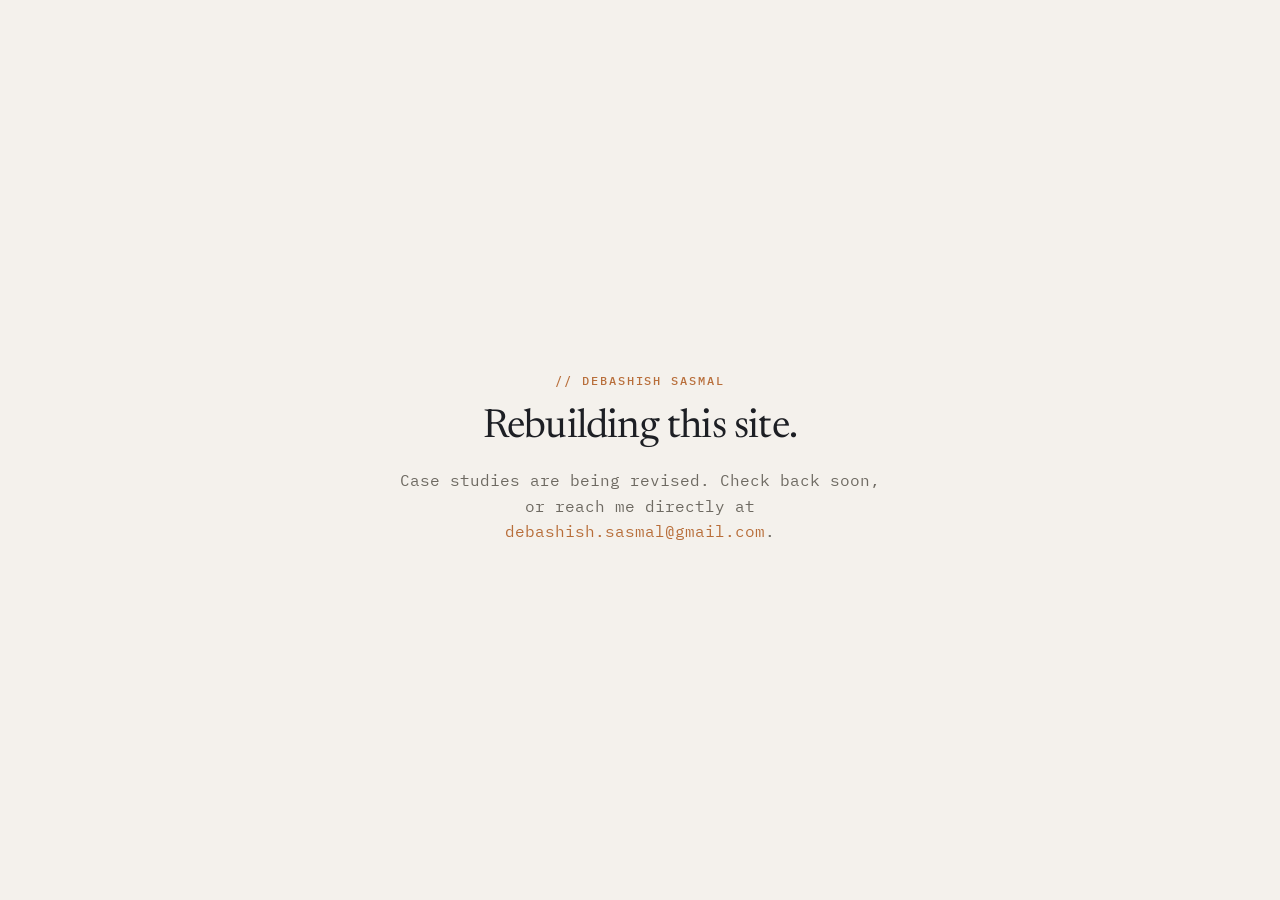
<file: ds_website-holding/index.html>
<!DOCTYPE html>
<html lang="en">
<head>
  <meta charset="utf-8">
  <meta name="viewport" content="width=device-width, initial-scale=1">
  <title>Debashish Sasmal</title>
  <meta name="robots" content="noindex">

  <link rel="preconnect" href="https://fonts.googleapis.com">
  <link href="https://fonts.googleapis.com/css2?family=Newsreader:ital,opsz,wght@0,6..72,400;1,6..72,500&family=IBM+Plex+Mono:wght@500&display=swap" rel="stylesheet">

  <style>
    * { box-sizing: border-box; margin: 0; padding: 0; }

    body {
      background: #F4F1EC;
      color: #1D1F24;
      min-height: 100vh;
      display: flex;
      align-items: center;
      justify-content: center;
      padding: 24px;
      font-family: 'IBM Plex Mono', 'Menlo', monospace;
    }

    .wrap {
      max-width: 480px;
      text-align: center;
    }

    .eyebrow {
      font: 500 12px 'IBM Plex Mono', monospace;
      letter-spacing: .16em;
      text-transform: uppercase;
      color: #B86E3A;
    }

    h1 {
      font: 400 40px/1.1 'Newsreader', Georgia, serif;
      letter-spacing: -.02em;
      color: #1D1F24;
      margin-top: 18px;
    }

    p {
      font: 400 16px/1.6 'IBM Plex Mono', monospace;
      color: #6E6A62;
      margin-top: 18px;
    }

    a {
      color: #B86E3A;
      text-decoration: none;
    }

    a:hover {
      text-decoration: underline;
    }
  </style>
</head>
<body>
  <div class="wrap">
    <p class="eyebrow">// DEBASHISH SASMAL</p>
    <h1>Rebuilding this site.</h1>
    <p>Case studies are being revised. Check back soon, or reach me directly at
      <a href="mailto:debashish.sasmal@gmail.com">debashish.sasmal@gmail.com</a>.
    </p>
  </div>
</body>
</html>
</file>
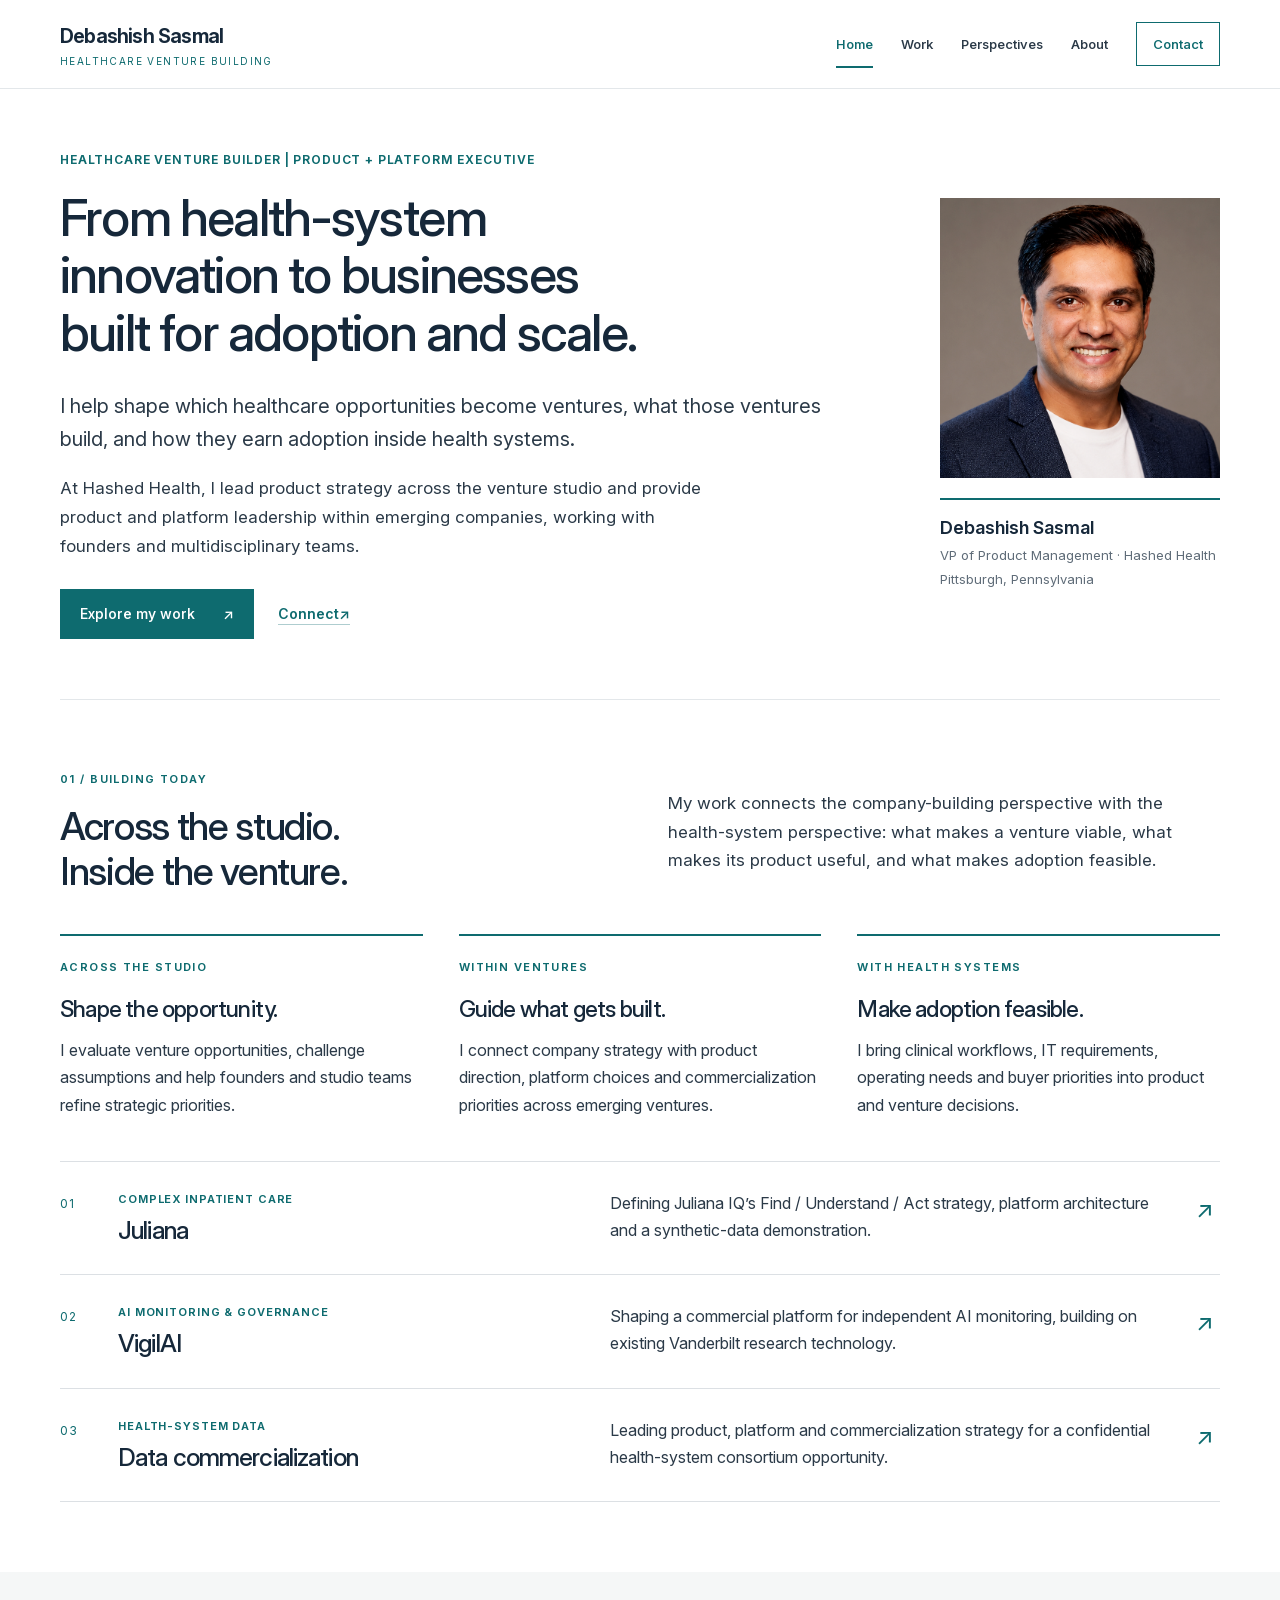
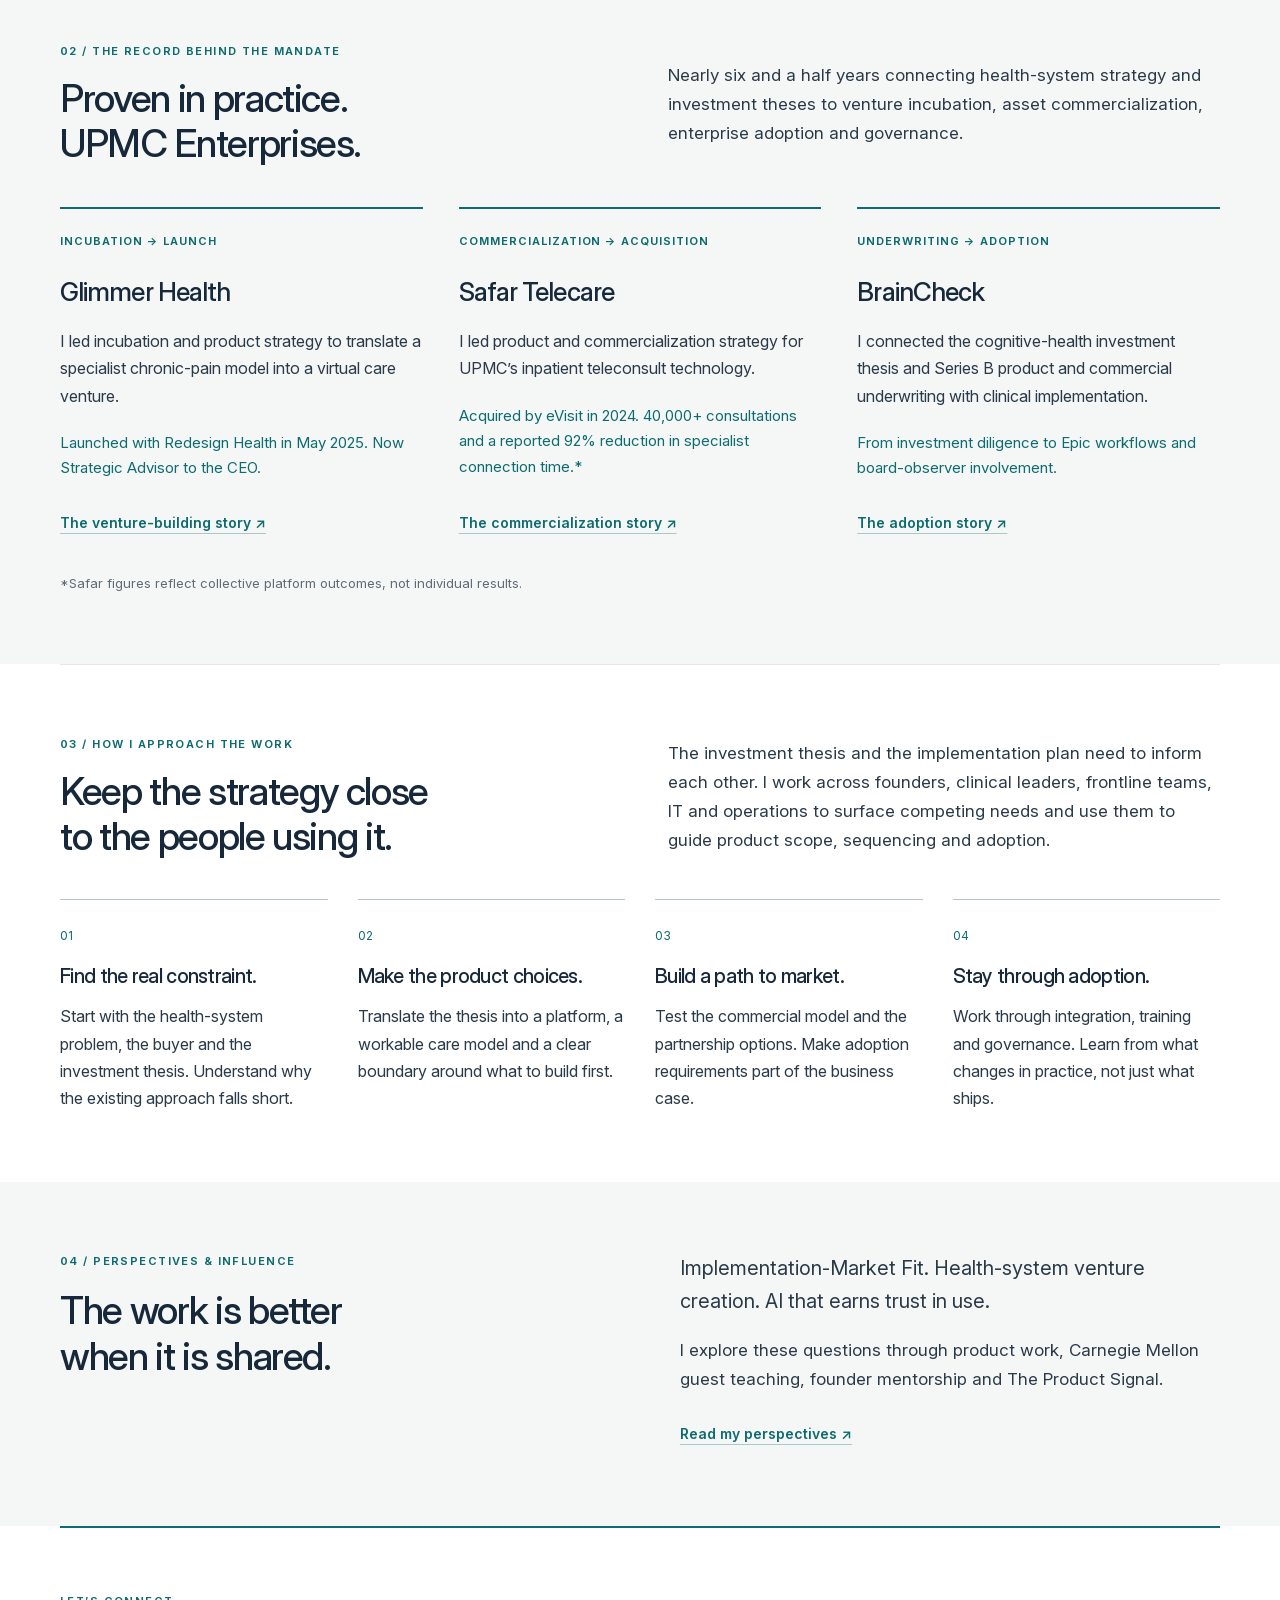
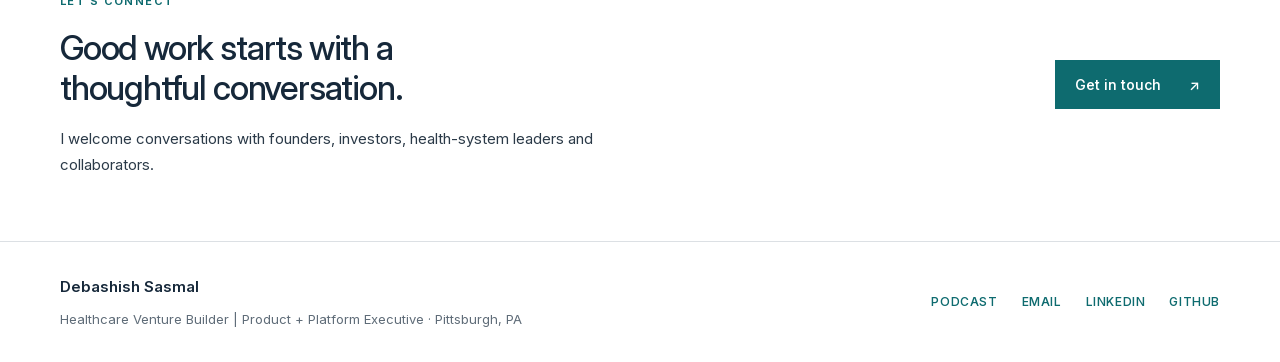
<file: ds_website/index.html>
<!DOCTYPE html>
<html lang="en">
<head>
<meta charset="utf-8">
<meta name="viewport" content="width=device-width, initial-scale=1">
<title>Healthcare Venture Builder · Debashish Sasmal</title>
<meta name="description" content="Healthcare Venture Builder | Product + Platform Executive. Healthcare product management and venture incubation, from opportunity assessment to commercialization and adoption.">
<link rel="canonical" href="https://debashishsasmal.com/">
<link rel="icon" href="favicon.svg" type="image/svg+xml">
<link rel="icon" href="favicon.ico" sizes="any">
<link rel="apple-touch-icon" href="apple-touch-icon.png">
<meta property="og:type" content="website">
<meta property="og:site_name" content="Debashish Sasmal">
<meta property="og:url" content="https://debashishsasmal.com/">
<meta property="og:title" content="Healthcare Venture Builder · Debashish Sasmal">
<meta property="og:description" content="Healthcare Venture Builder | Product + Platform Executive. Healthcare product management and venture incubation, from opportunity assessment to commercialization and adoption.">
<meta name="twitter:card" content="summary">
<link rel="preload" href="fonts/InterVariable.woff2" as="font" type="font/woff2" crossorigin>
<link rel="stylesheet" href="styles/tokens.css">
<link rel="stylesheet" href="styles/editorial.css">
</head>
<body>
<a class="skip-link" href="#main">Skip to content</a>
<div data-include="header">
</div>
<noscript>
<nav class="wrap fallback-nav" aria-label="Main navigation">
<a href="index.html">Home</a>
<a href="work.html">Work</a>
<a href="ai.html">Perspectives</a>
<a href="about.html">About</a>
<a href="contact.html">Contact</a>
</nav>
</noscript>
<main id="main" tabindex="-1">
<section class="hero wrap">
<div class="hero-copy">
<p class="eyebrow">Healthcare Venture Builder | Product + Platform Executive</p>
<h1>From health-system innovation to businesses built for adoption and scale.</h1>
<p class="lede">I help shape which healthcare opportunities become ventures, what those ventures build, and how they earn adoption inside health systems.</p>
<p>At Hashed Health, I lead product strategy across the venture studio and provide product and platform leadership within emerging companies, working with founders and multidisciplinary teams.</p>
<div class="actions">
<a class="button" href="work.html">Explore my work <span aria-hidden="true">↗</span>
</a>
<a class="text-link" href="contact.html">Connect <span aria-hidden="true">↗</span>
</a>
</div>
</div>
<aside class="hero-aside">
<img src="imgs/DS3.png" width="741" height="741" alt="Debashish Sasmal" fetchpriority="high">
<div class="portrait-caption">
<strong>Debashish Sasmal</strong>
<span>VP of Product Management · Hashed Health</span>
<span>Pittsburgh, Pennsylvania</span>
</div>
</aside>
</section>
<section class="section wrap">
<div class="section-heading">
<div>
<p class="eyebrow">01 / BUILDING TODAY</p>
<h2>Across the studio. <br> Inside the venture.</h2>
</div>
<p>My work connects the company-building perspective with the health-system perspective: what makes a venture viable, what makes its product useful, and what makes adoption feasible.</p>
</div>
<div class="leadership-grid">
<article><p class="eyebrow">ACROSS THE STUDIO</p><h3>Shape the opportunity.</h3><p>I evaluate venture opportunities, challenge assumptions and help founders and studio teams refine strategic priorities.</p></article>
<article><p class="eyebrow">WITHIN VENTURES</p><h3>Guide what gets built.</h3><p>I connect company strategy with product direction, platform choices and commercialization priorities across emerging ventures.</p></article>
<article><p class="eyebrow">WITH HEALTH SYSTEMS</p><h3>Make adoption feasible.</h3><p>I bring clinical workflows, IT requirements, operating needs and buyer priorities into product and venture decisions.</p></article>
</div>
<div class="venture-list">
<a class="venture-row" href="work.html#juliana">
<span class="row-index">01</span>
<div>
<p class="eyebrow">COMPLEX INPATIENT CARE</p>
<h3>Juliana</h3>
</div>
<p>Defining Juliana IQ’s Find / Understand / Act strategy, platform architecture and a synthetic-data demonstration.</p>
<span class="row-arrow" aria-hidden="true">↗</span>
</a>
<a class="venture-row" href="work.html#vigilai">
<span class="row-index">02</span>
<div>
<p class="eyebrow">AI MONITORING &amp; GOVERNANCE</p>
<h3>VigilAI</h3>
</div>
<p>Shaping a commercial platform for independent AI monitoring, building on existing Vanderbilt research technology.</p>
<span class="row-arrow" aria-hidden="true">↗</span>
</a>
<a class="venture-row" href="work.html#data-opportunity">
<span class="row-index">03</span>
<div>
<p class="eyebrow">HEALTH-SYSTEM DATA</p>
<h3>Data commercialization</h3>
</div>
<p>Leading product, platform and commercialization strategy for a confidential health-system consortium opportunity.</p>
<span class="row-arrow" aria-hidden="true">↗</span>
</a>
</div>
</section>
<section class="tinted">
<div class="section wrap">
<div class="section-heading">
<div>
<p class="eyebrow">02 / THE RECORD BEHIND THE MANDATE</p>
<h2>Proven in practice. <br> UPMC Enterprises.</h2>
</div>
<p>Nearly six and a half years connecting health-system strategy and investment theses to venture incubation, asset commercialization, enterprise adoption and governance.</p>
</div>
<div class="proof-grid">
<article>
<p class="eyebrow">INCUBATION → LAUNCH</p>
<h3>Glimmer Health</h3>
<p>I led incubation and product strategy to translate a specialist chronic-pain model into a virtual care venture.</p>
<p class="outcome">Launched with Redesign Health in May 2025. Now Strategic Advisor to the CEO.</p>
<a class="text-link" href="work.html#venture-origination">The venture-building story ↗</a>
</article>
<article>
<p class="eyebrow">COMMERCIALIZATION → ACQUISITION</p>
<h3>Safar Telecare</h3>
<p>I led product and commercialization strategy for UPMC’s inpatient teleconsult technology.</p>
<p class="outcome">Acquired by eVisit in 2024. 40,000+ consultations and a reported 92% reduction in specialist connection time.*</p>
<a class="text-link" href="work.html#platform-exit">The commercialization story ↗</a>
</article>
<article>
<p class="eyebrow">UNDERWRITING → ADOPTION</p>
<h3>BrainCheck</h3>
<p>I connected the cognitive-health investment thesis and Series B product and commercial underwriting with clinical implementation.</p>
<p class="outcome">From investment diligence to Epic workflows and board-observer involvement.</p>
<a class="text-link" href="work.html#workflow-investment">The adoption story ↗</a>
</article>
</div>
<p class="note">*Safar figures reflect collective platform outcomes, not individual results.</p>
</div>
</section>
<section class="section wrap">
<div class="section-heading">
<div>
<p class="eyebrow">03 / HOW I APPROACH THE WORK</p>
<h2>Keep the strategy close <br> to the people using it.</h2>
</div>
<p>The investment thesis and the implementation plan need to inform each other. I work across founders, clinical leaders, frontline teams, IT and operations to surface competing needs and use them to guide product scope, sequencing and adoption.</p>
</div>
<ol class="approach-grid">
<li>
<h3>Find the real constraint.</h3>
<p>Start with the health-system problem, the buyer and the investment thesis. Understand why the existing approach falls short.</p>
</li>
<li>
<h3>Make the product choices.</h3>
<p>Translate the thesis into a platform, a workable care model and a clear boundary around what to build first.</p>
</li>
<li>
<h3>Build a path to market.</h3>
<p>Test the commercial model and the partnership options. Make adoption requirements part of the business case.</p>
</li>
<li>
<h3>Stay through adoption.</h3>
<p>Work through integration, training and governance. Learn from what changes in practice, not just what ships.</p>
</li>
</ol>
</section>
<section class="tinted">
<div class="section wrap perspective-teaser">
<div>
<p class="eyebrow">04 / PERSPECTIVES &amp; INFLUENCE</p>
<h2>The work is better <br> when it is shared.</h2>
</div>
<div>
<p class="lede">Implementation-Market Fit. Health-system venture creation. AI that earns trust in use.</p>
<p>I explore these questions through product work, Carnegie Mellon guest teaching, founder mentorship and The Product Signal.</p>
<a class="text-link" href="ai.html">Read my perspectives ↗</a>
</div>
</div>
</section>
<section class="contact-band wrap">
<div>
<p class="eyebrow">LET’S CONNECT</p>
<h2>Good work starts with a thoughtful conversation.</h2>
<p>I welcome conversations with founders, investors, health-system leaders and collaborators.</p>
</div>
<a class="button" href="contact.html">Get in touch <span aria-hidden="true">↗</span>
</a>
</section>
</main>
<div data-include="footer">
</div>
<script src="components/header.js">
</script>
<script src="components/footer.js">
</script>
</body>
</html>
</file>
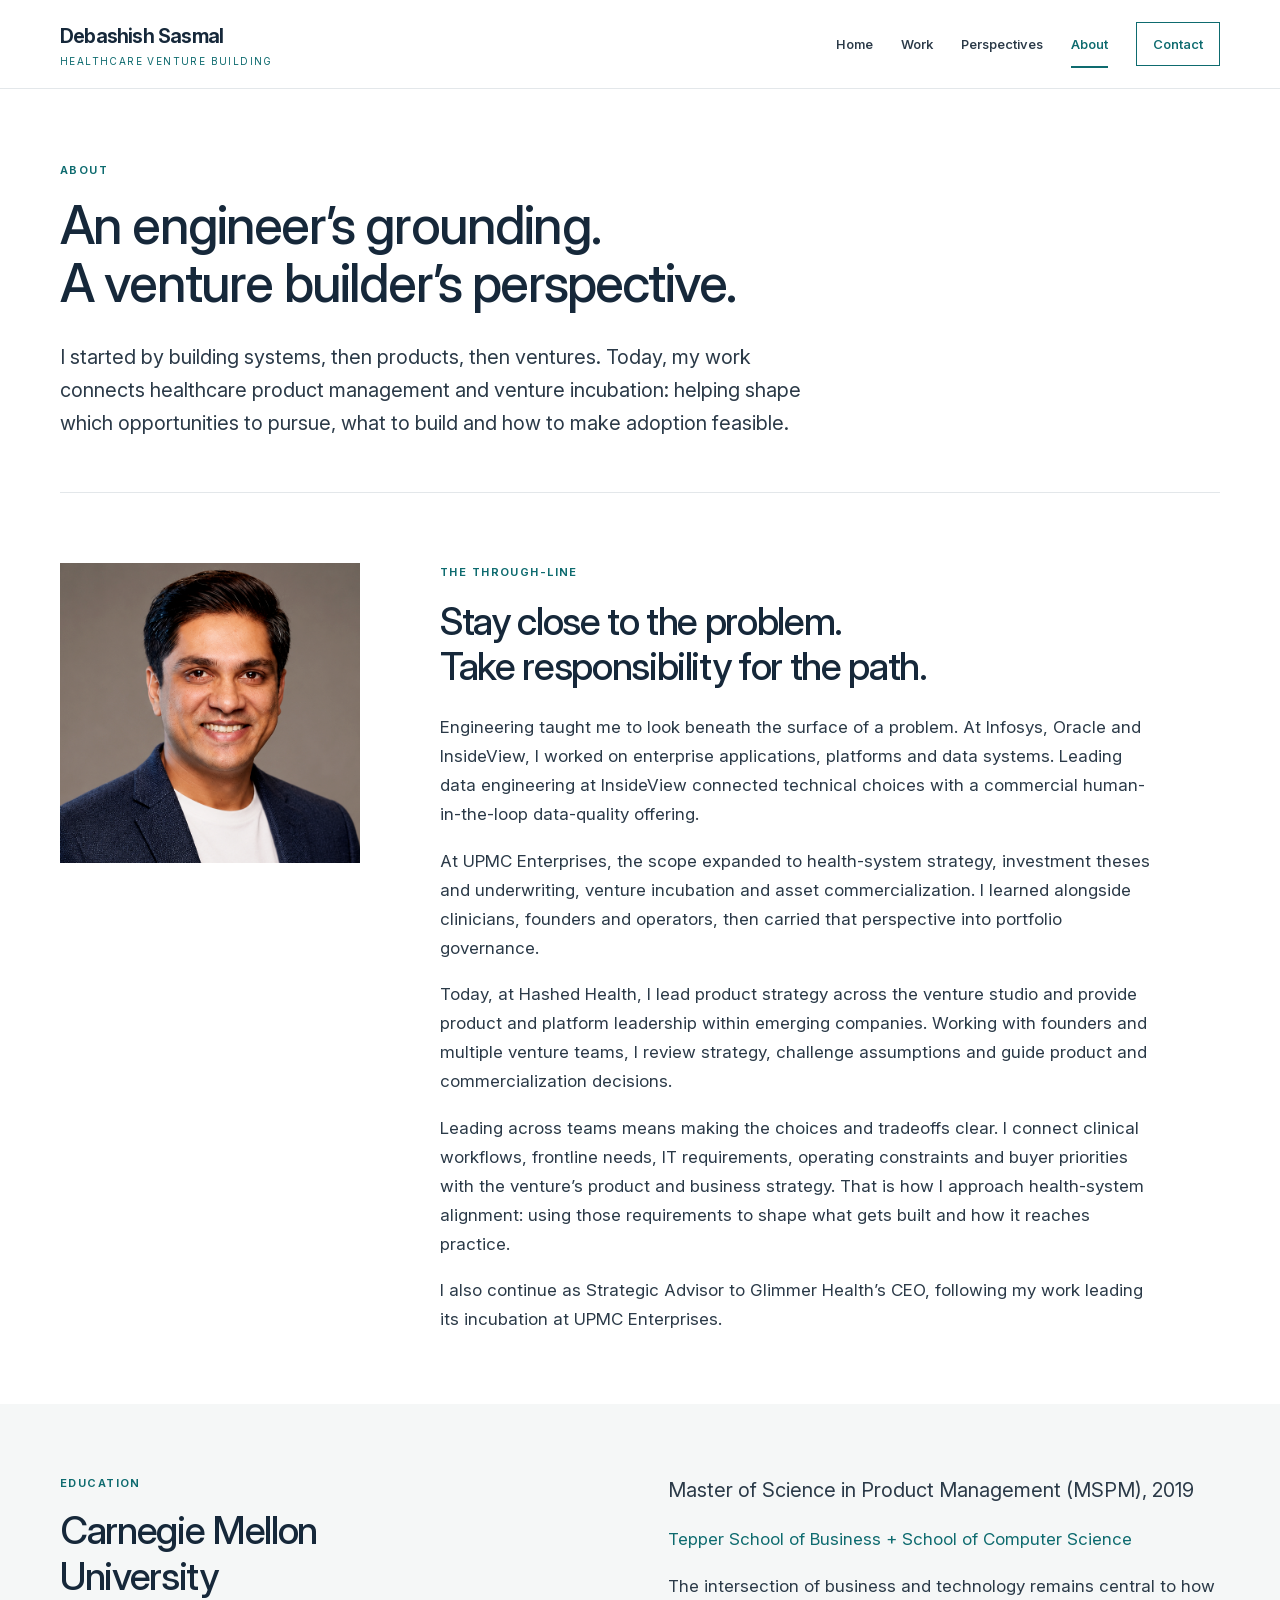
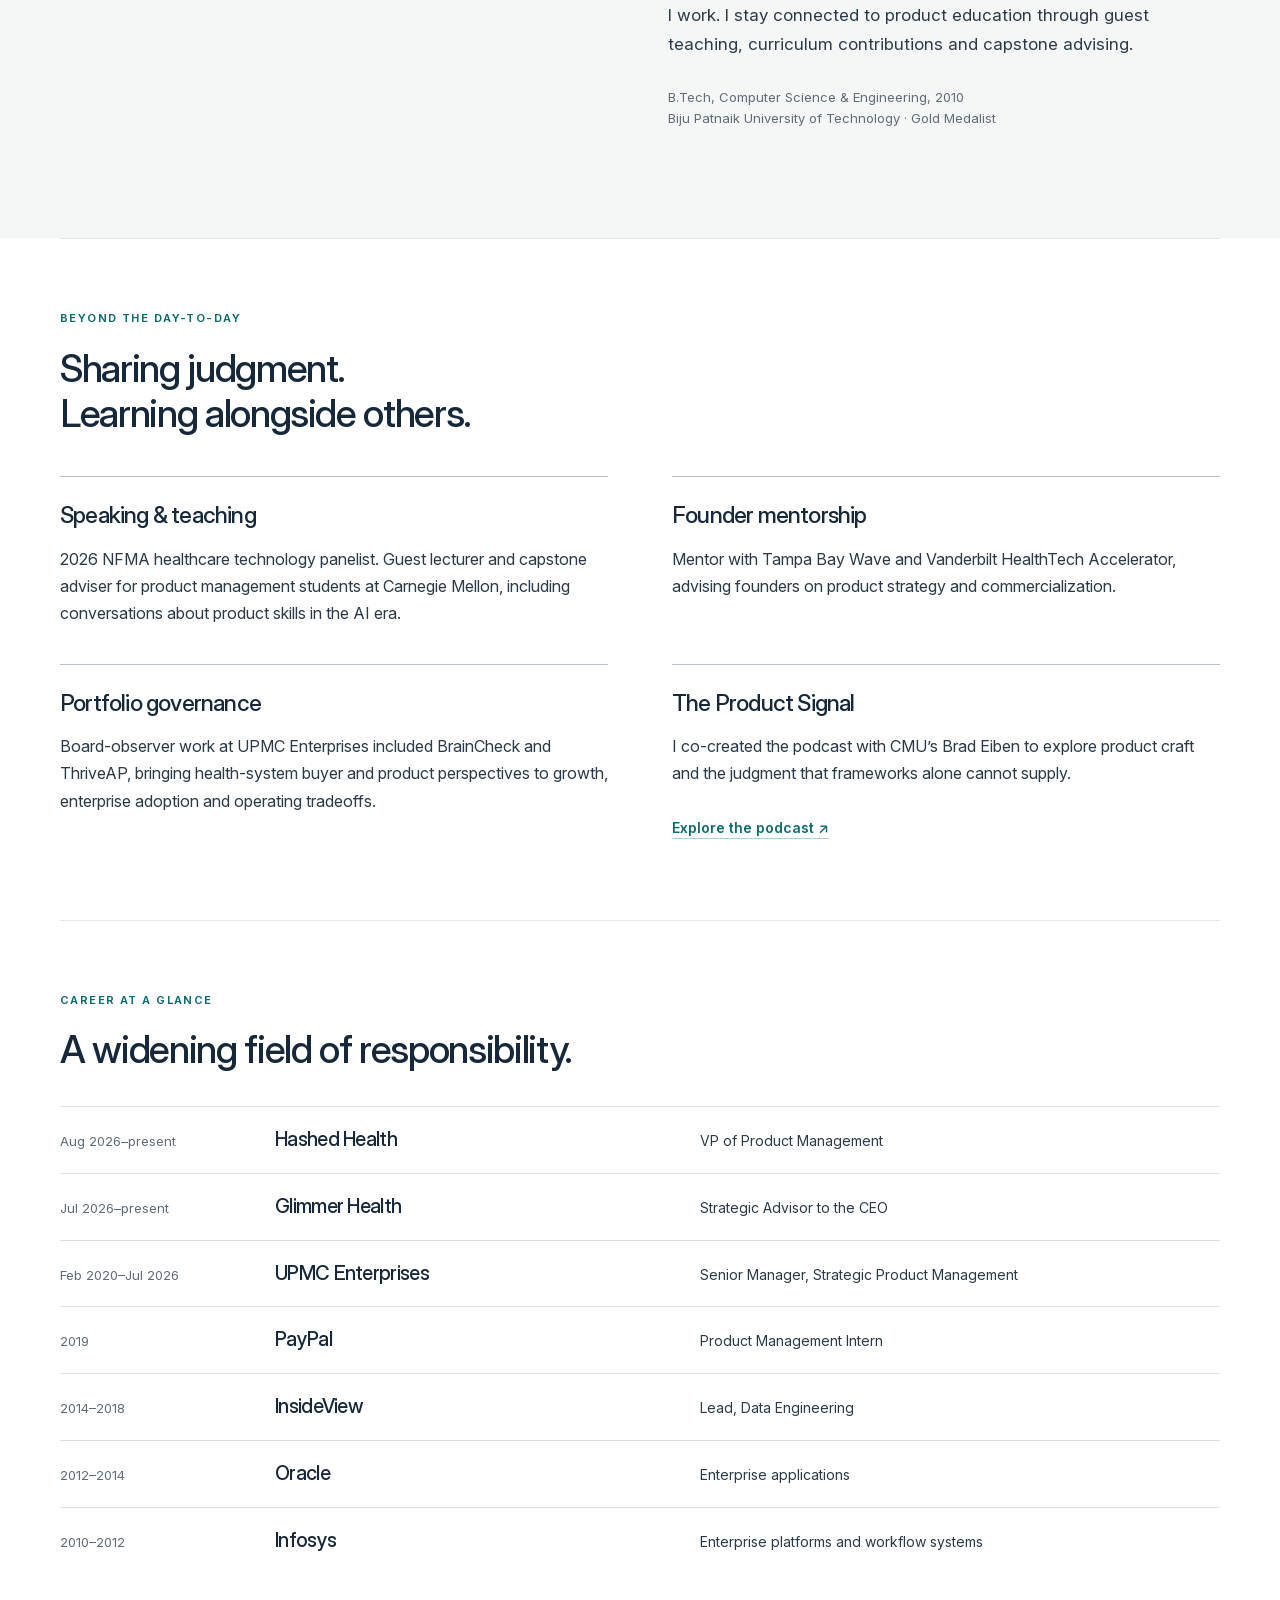
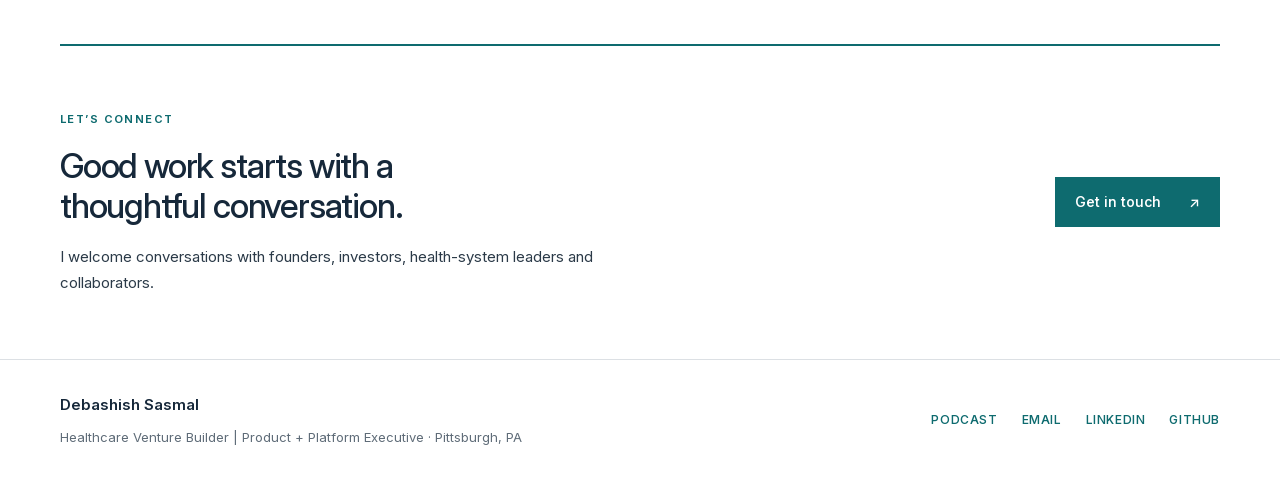
<file: ds_website/about.html>
<!DOCTYPE html>
<html lang="en">
<head>
<meta charset="utf-8">
<meta name="viewport" content="width=device-width, initial-scale=1">
<title>About · Debashish Sasmal</title>
<meta name="description" content="Debashish Sasmal: healthcare venture builder, product and platform executive, Carnegie Mellon MSPM alumnus, advisor and mentor.">
<link rel="canonical" href="https://debashishsasmal.com/about.html">
<link rel="icon" href="favicon.svg" type="image/svg+xml">
<link rel="icon" href="favicon.ico" sizes="any">
<link rel="apple-touch-icon" href="apple-touch-icon.png">
<meta property="og:type" content="website">
<meta property="og:site_name" content="Debashish Sasmal">
<meta property="og:url" content="https://debashishsasmal.com/about.html">
<meta property="og:title" content="About · Debashish Sasmal">
<meta property="og:description" content="Debashish Sasmal: healthcare venture builder, product and platform executive, Carnegie Mellon MSPM alumnus, advisor and mentor.">
<meta name="twitter:card" content="summary">
<link rel="preload" href="fonts/InterVariable.woff2" as="font" type="font/woff2" crossorigin>
<link rel="stylesheet" href="styles/tokens.css">
<link rel="stylesheet" href="styles/editorial.css">
</head>
<body>
<a class="skip-link" href="#main">Skip to content</a>
<div data-include="header">
</div>
<noscript>
<nav class="wrap fallback-nav" aria-label="Main navigation">
<a href="index.html">Home</a>
<a href="work.html">Work</a>
<a href="ai.html">Perspectives</a>
<a href="about.html">About</a>
<a href="contact.html">Contact</a>
</nav>
</noscript>
<main id="main" tabindex="-1">
<header class="page-intro wrap">
<p class="eyebrow">ABOUT</p>
<h1>An engineer’s grounding. <br> A venture builder’s perspective.</h1>
<p class="lede">I started by building systems, then products, then ventures. Today, my work connects healthcare product management and venture incubation: helping shape which opportunities to pursue, what to build and how to make adoption feasible.</p>
</header>
<section class="section wrap about-story">
<img src="imgs/DS3.png" width="741" height="741" alt="Debashish Sasmal" loading="lazy">
<div>
<p class="eyebrow">THE THROUGH-LINE</p>
<h2>Stay close to the problem. <br> Take responsibility for the path.</h2>
<p>Engineering taught me to look beneath the surface of a problem. At Infosys, Oracle and InsideView, I worked on enterprise applications, platforms and data systems. Leading data engineering at InsideView connected technical choices with a commercial human-in-the-loop data-quality offering.</p>
<p>At UPMC Enterprises, the scope expanded to health-system strategy, investment theses and underwriting, venture incubation and asset commercialization. I learned alongside clinicians, founders and operators, then carried that perspective into portfolio governance.</p>
<p>Today, at Hashed Health, I lead product strategy across the venture studio and provide product and platform leadership within emerging companies. Working with founders and multiple venture teams, I review strategy, challenge assumptions and guide product and commercialization decisions.</p>
<p>Leading across teams means making the choices and tradeoffs clear. I connect clinical workflows, frontline needs, IT requirements, operating constraints and buyer priorities with the venture’s product and business strategy. That is how I approach health-system alignment: using those requirements to shape what gets built and how it reaches practice.</p>
<p>I also continue as Strategic Advisor to Glimmer Health’s CEO, following my work leading its incubation at UPMC Enterprises.</p>
</div>
</section>
<section class="tinted">
<div class="section wrap">
<div class="section-heading">
<div>
<p class="eyebrow">EDUCATION</p>
<h2>Carnegie Mellon <br> University</h2>
</div>
<div>
<p class="lede">Master of Science in Product Management (MSPM), 2019</p>
<p class="outcome">Tepper School of Business + School of Computer Science</p>
<p>The intersection of business and technology remains central to how I work. I stay connected to product education through guest teaching, curriculum contributions and capstone advising.</p>
<p class="note">B.Tech, Computer Science &amp; Engineering, 2010 <br> Biju Patnaik University of Technology · Gold Medalist</p>
</div>
</div>
</div>
</section>
<section class="section wrap" id="community">
<p class="eyebrow">BEYOND THE DAY-TO-DAY</p>
<h2>Sharing judgment. <br> Learning alongside others.</h2>
<div class="community-grid">
<article>
<h3>Speaking &amp; teaching</h3>
<p>2026 NFMA healthcare technology panelist. Guest lecturer and capstone adviser for product management students at Carnegie Mellon, including conversations about product skills in the AI era.</p>
</article>
<article>
<h3>Founder mentorship</h3>
<p>Mentor with Tampa Bay Wave and Vanderbilt HealthTech Accelerator, advising founders on product strategy and commercialization.</p>
</article>
<article>
<h3>Portfolio governance</h3>
<p>Board-observer work at UPMC Enterprises included BrainCheck and ThriveAP, bringing health-system buyer and product perspectives to growth, enterprise adoption and operating tradeoffs.</p>
</article>
<article>
<h3>The Product Signal</h3>
<p>I co-created the podcast with CMU’s Brad Eiben to explore product craft and the judgment that frameworks alone cannot supply.</p>
<a class="text-link" href="https://theproductsignal.com/">Explore the podcast ↗</a>
</article>
</div>
</section>
<section class="section wrap career">
<p class="eyebrow">CAREER AT A GLANCE</p>
<h2>A widening field of responsibility.</h2>
<div class="career-row">
<span>Aug 2026–present</span>
<h3>Hashed Health</h3>
<p>VP of Product Management</p>
</div>
<div class="career-row">
<span>Jul 2026–present</span>
<h3>Glimmer Health</h3>
<p>Strategic Advisor to the CEO</p>
</div>
<div class="career-row">
<span>Feb 2020–Jul 2026</span>
<h3>UPMC Enterprises</h3>
<p>Senior Manager, Strategic Product Management</p>
</div>
<div class="career-row">
<span>2019</span>
<h3>PayPal</h3>
<p>Product Management Intern</p>
</div>
<div class="career-row">
<span>2014–2018</span>
<h3>InsideView</h3>
<p>Lead, Data Engineering</p>
</div>
<div class="career-row">
<span>2012–2014</span>
<h3>Oracle</h3>
<p>Enterprise applications</p>
</div>
<div class="career-row">
<span>2010–2012</span>
<h3>Infosys</h3>
<p>Enterprise platforms and workflow systems</p>
</div>
</section>
<section class="contact-band wrap">
<div>
<p class="eyebrow">LET’S CONNECT</p>
<h2>Good work starts with a thoughtful conversation.</h2>
<p>I welcome conversations with founders, investors, health-system leaders and collaborators.</p>
</div>
<a class="button" href="contact.html">Get in touch <span aria-hidden="true">↗</span>
</a>
</section>
</main>
<div data-include="footer">
</div>
<script src="components/header.js">
</script>
<script src="components/footer.js">
</script>
</body>
</html>
</file>
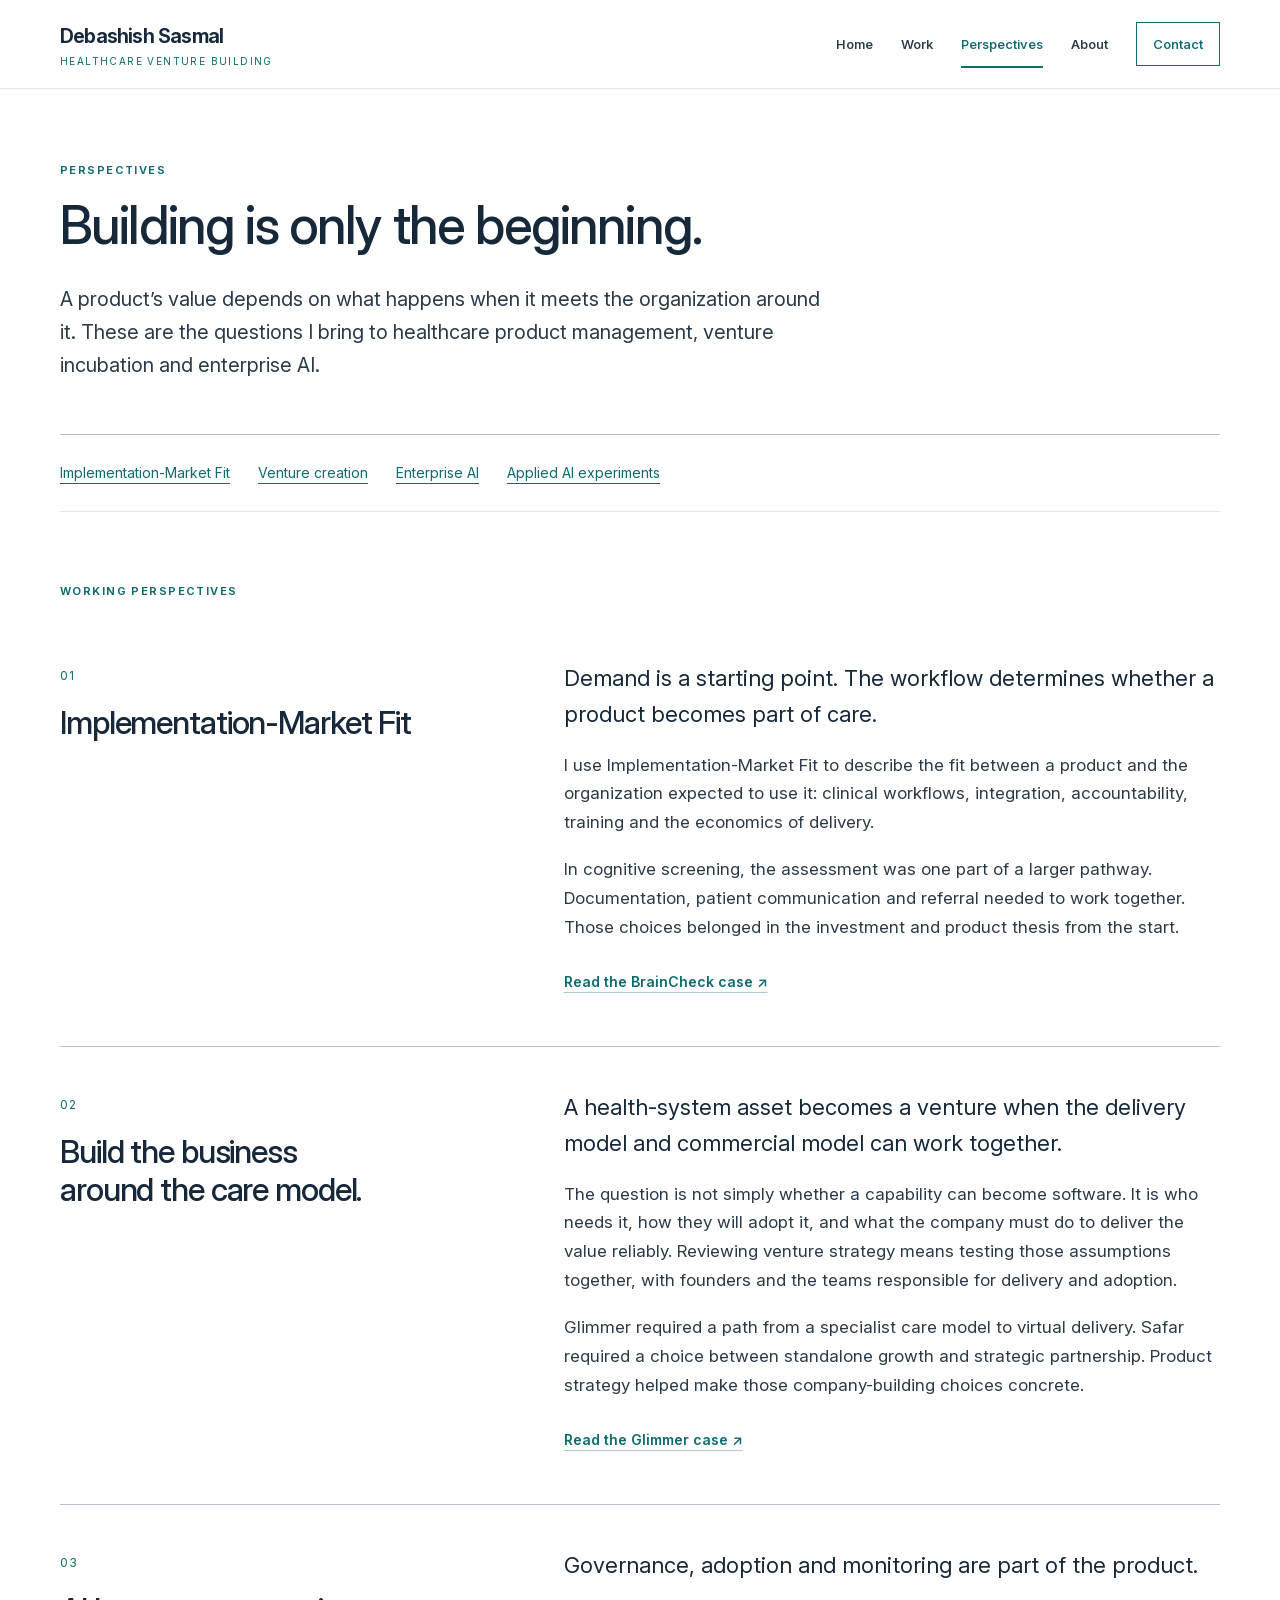
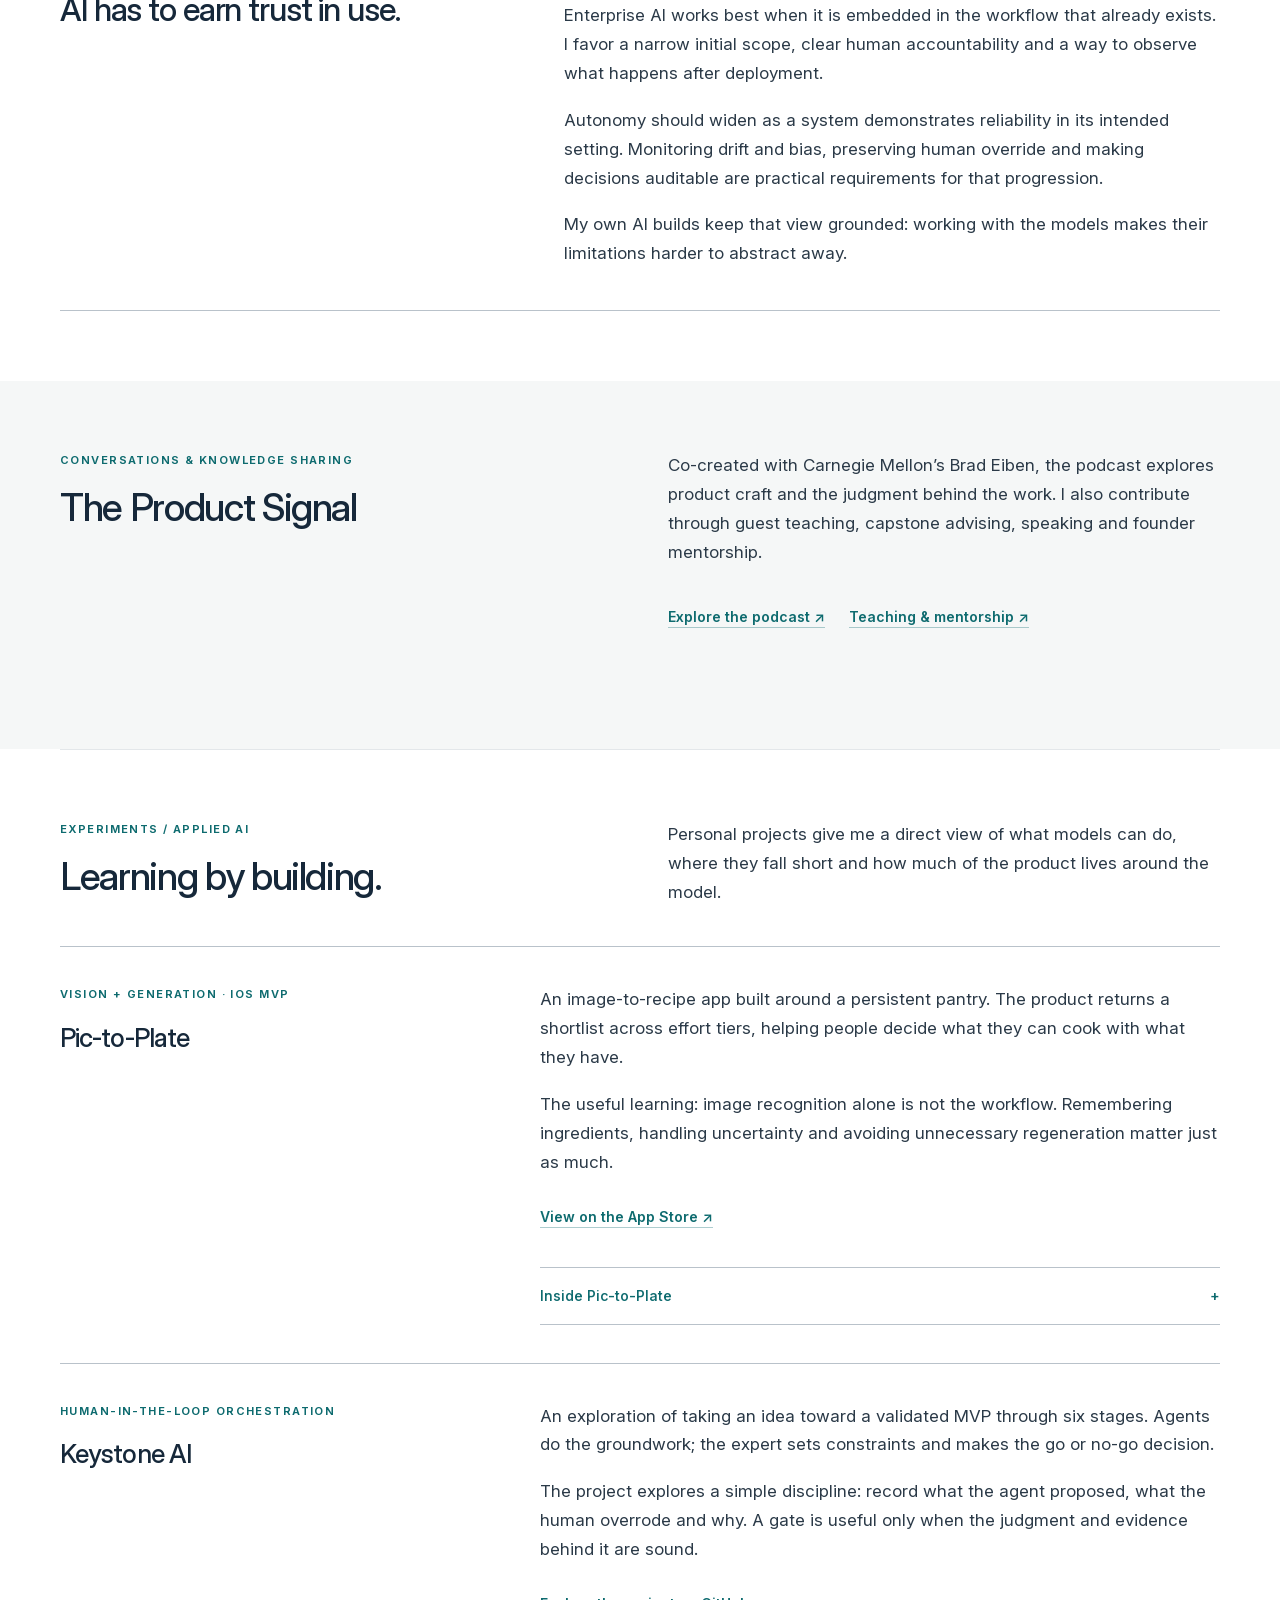
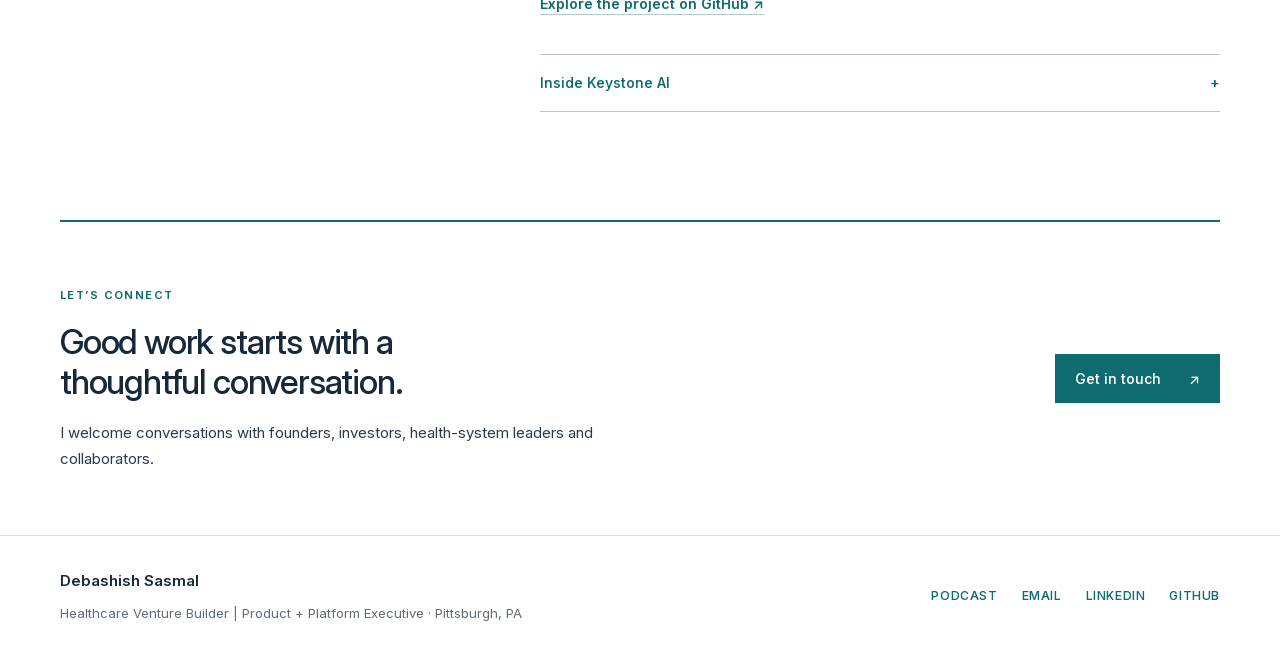
<file: ds_website/ai.html>
<!DOCTYPE html>
<html lang="en">
<head>
<meta charset="utf-8">
<meta name="viewport" content="width=device-width, initial-scale=1">
<title>Perspectives · Debashish Sasmal</title>
<meta name="description" content="Perspectives on Implementation-Market Fit, health-system venture creation and enterprise AI governance, plus selected applied AI experiments.">
<link rel="canonical" href="https://debashishsasmal.com/ai.html">
<link rel="icon" href="favicon.svg" type="image/svg+xml">
<link rel="icon" href="favicon.ico" sizes="any">
<link rel="apple-touch-icon" href="apple-touch-icon.png">
<meta property="og:type" content="website">
<meta property="og:site_name" content="Debashish Sasmal">
<meta property="og:url" content="https://debashishsasmal.com/ai.html">
<meta property="og:title" content="Perspectives · Debashish Sasmal">
<meta property="og:description" content="Perspectives on Implementation-Market Fit, health-system venture creation and enterprise AI governance, plus selected applied AI experiments.">
<meta name="twitter:card" content="summary">
<link rel="preload" href="fonts/InterVariable.woff2" as="font" type="font/woff2" crossorigin>
<link rel="stylesheet" href="styles/tokens.css">
<link rel="stylesheet" href="styles/editorial.css">
</head>
<body>
<a class="skip-link" href="#main">Skip to content</a>
<div data-include="header">
</div>
<noscript>
<nav class="wrap fallback-nav" aria-label="Main navigation">
<a href="index.html">Home</a>
<a href="work.html">Work</a>
<a href="ai.html">Perspectives</a>
<a href="about.html">About</a>
<a href="contact.html">Contact</a>
</nav>
</noscript>
<main id="main" tabindex="-1">
<header class="page-intro wrap">
<p class="eyebrow">PERSPECTIVES</p>
<h1>Building is only the beginning.</h1>
<p class="lede">A product’s value depends on what happens when it meets the organization around it. These are the questions I bring to healthcare product management, venture incubation and enterprise AI.</p>
</header>
<nav class="topic-nav wrap" aria-label="Perspectives topics"><a href="#implementation-market-fit">Implementation-Market Fit</a><a href="#venture-creation">Venture creation</a><a href="#enterprise-ai">Enterprise AI</a><a href="#experiments">Applied AI experiments</a></nav>
<section class="section wrap essays">
<p class="eyebrow">WORKING PERSPECTIVES</p>
<article id="implementation-market-fit">
<div>
<span class="row-index">01</span>
<h2>Implementation-Market Fit</h2>
</div>
<div>
<p class="lede">Demand is a starting point. The workflow determines whether a product becomes part of care.</p>
<p>I use Implementation-Market Fit to describe the fit between a product and the organization expected to use it: clinical workflows, integration, accountability, training and the economics of delivery.</p>
<p>In cognitive screening, the assessment was one part of a larger pathway. Documentation, patient communication and referral needed to work together. Those choices belonged in the investment and product thesis from the start.</p>
<a class="text-link" href="work.html#workflow-investment">Read the BrainCheck case ↗</a>
</div>
</article>
<article id="venture-creation">
<div>
<span class="row-index">02</span>
<h2>Build the business around the care model.</h2>
</div>
<div>
<p class="lede">A health-system asset becomes a venture when the delivery model and commercial model can work together.</p>
<p>The question is not simply whether a capability can become software. It is who needs it, how they will adopt it, and what the company must do to deliver the value reliably. Reviewing venture strategy means testing those assumptions together, with founders and the teams responsible for delivery and adoption.</p>
<p>Glimmer required a path from a specialist care model to virtual delivery. Safar required a choice between standalone growth and strategic partnership. Product strategy helped make those company-building choices concrete.</p>
<a class="text-link" href="work.html#venture-origination">Read the Glimmer case ↗</a>
</div>
</article>
<article id="enterprise-ai">
<div>
<span class="row-index">03</span>
<h2>AI has to earn trust in use.</h2>
</div>
<div>
<p class="lede">Governance, adoption and monitoring are part of the product.</p>
<p>Enterprise AI works best when it is embedded in the workflow that already exists. I favor a narrow initial scope, clear human accountability and a way to observe what happens after deployment.</p>
<p>Autonomy should widen as a system demonstrates reliability in its intended setting. Monitoring drift and bias, preserving human override and making decisions auditable are practical requirements for that progression.</p>
<p>My own AI builds keep that view grounded: working with the models makes their limitations harder to abstract away.</p>
</div>
</article>
</section>
<section class="tinted">
<div class="section wrap">
<div class="section-heading">
<div>
<p class="eyebrow">CONVERSATIONS &amp; KNOWLEDGE SHARING</p>
<h2>The Product Signal</h2>
</div>
<div>
<p>Co-created with Carnegie Mellon’s Brad Eiben, the podcast explores product craft and the judgment behind the work. I also contribute through guest teaching, capstone advising, speaking and founder mentorship.</p>
<div class="actions">
<a class="text-link" href="https://theproductsignal.com/">Explore the podcast ↗</a>
<a class="text-link" href="about.html#community">Teaching &amp; mentorship ↗</a>
</div>
</div>
</div>
</div>
</section>
<section class="section wrap" id="experiments">
<div class="section-heading">
<div>
<p class="eyebrow">EXPERIMENTS / APPLIED AI</p>
<h2>Learning by building.</h2>
</div>
<p>Personal projects give me a direct view of what models can do, where they fall short and how much of the product lives around the model.</p>
</div>
<article class="experiment">
<div>
<p class="eyebrow">VISION + GENERATION · iOS MVP</p>
<h3>Pic-to-Plate</h3>
</div>
<div>
<p>An image-to-recipe app built around a persistent pantry. The product returns a shortlist across effort tiers, helping people decide what they can cook with what they have.</p>
<p>The useful learning: image recognition alone is not the workflow. Remembering ingredients, handling uncertainty and avoiding unnecessary regeneration matter just as much.</p>
<a class="text-link" href="https://apps.apple.com/us/app/pic-to-plate/id6784744692">View on the App Store ↗</a>
<details class="build-detail" id="ptp-modal">
<summary>Inside Pic-to-Plate <span aria-hidden="true">+</span>
</summary>
<div class="build-detail-content">
<h4>Solo, concept to the App Store, in two months.</h4>
        <p class="modal__lede">
          Product, design, and full-stack engineering, one person, one thesis:
          the friction in "what's for dinner" isn't ideas, it's not knowing
          what you already have.
        </p>

        <div class="modal__section">
          <p class="modal__label">The bet</p>
          <p class="modal__text">
            Most recipe apps assume you already have a shopping list. Pic-to-Plate
            treats the pantry as a persistent model, not a one-off input, so it
            gets more useful with every session instead of starting over each
            time. Recipes surface across three effort tiers, Ready to Cook,
            Almost There, Go Shopping, instead of a single yes/no match, so a
            user who'd otherwise abandon at "you need 8 more ingredients" sees
            three things they can cook tonight.
          </p>
        </div>

        <div class="modal__section">
          <p class="modal__label">Scope decisions for v1</p>
          <table class="modal__table">
            <tbody>
              <tr>
                <td>No image storage</td>
                <td>Photos are processed and discarded, not kept, avoiding storage and privacy overhead before the model was validated.</td>
              </tr>
              <tr>
                <td>No OAuth</td>
                <td>Email/password covers a soft launch; OAuth's redirect handling wasn't worth the surface area yet.</td>
              </tr>
              <tr>
                <td>2 regenerations/day</td>
                <td>Keeps API cost predictable during validation without blocking the core value.</td>
              </tr>
              <tr>
                <td>Desktop-first web</td>
                <td>Mobile responsive deferred so early web time went into the product experience, not breakpoints.</td>
              </tr>
              <tr>
                <td>Feedback widget, soft-launch only</td>
                <td>Good signal during validation, marked for removal at public launch, no permanent debt.</td>
              </tr>
            </tbody>
          </table>
        </div>

        <div class="modal__section">
          <p class="modal__label">One decision, in detail</p>
          <p class="modal__text">
            Recipe generation takes 20-30 seconds. If nothing about your
            ingredients or preferences has changed since the last run,
            regenerating is wasted latency. Ingredients and preferences are
            hashed into a fingerprint; a matching fingerprint returns the
            cached result instantly. It's a small decision, but it's the
            difference between the app feeling instant on a second look and
            feeling slow every time.
          </p>
        </div>

        <div class="modal__section">
          <p class="modal__label">Stack</p>
          <p class="modal__text modal__text--mono">
            Claude (vision + text) · FastAPI · Supabase (Postgres, Auth) ·
            React + TypeScript (web) · Expo / React Native (iOS) · shared API
            package across both platforms
          </p>
        </div>

        <div class="modal__section">
          <p class="modal__label">Screens</p>
          <div class="modal__screens">
            <img loading="lazy" src="imgs/ptp/capture.png" alt="Pic-to-Plate capture screen">
            <img loading="lazy" src="imgs/ptp/preference.png" alt="Pic-to-Plate preferences screen">
            <img loading="lazy" src="imgs/ptp/recipes.png" alt="Pic-to-Plate recipe list">
            <img loading="lazy" src="imgs/ptp/recipe-detail.png" alt="Pic-to-Plate single recipe view">
          </div>
        </div>
</div>
</details>
</div>
</article>
<article class="experiment">
<div>
<p class="eyebrow">HUMAN-IN-THE-LOOP ORCHESTRATION</p>
<h3>Keystone AI</h3>
</div>
<div>
<p>An exploration of taking an idea toward a validated MVP through six stages. Agents do the groundwork; the expert sets constraints and makes the go or no-go decision.</p>
<p>The project explores a simple discipline: record what the agent proposed, what the human overrode and why. A gate is useful only when the judgment and evidence behind it are sound.</p>
<a class="text-link" href="https://github.com/sasmald/keystone">Explore the project on GitHub ↗</a>
<details class="build-detail" id="keystone-modal">
<summary>Inside Keystone AI <span aria-hidden="true">+</span>
</summary>
<div class="build-detail-content">
<h4>Human judgment at each stage.</h4>
        <p class="modal__lede">
          A repeatable operating system for taking an ambiguous idea to a
          validated MVP: agents do the execution labor, I make the go or
          no-go call at every stage.
        </p>

        <div class="modal__section">
          <p class="modal__label">Six stages, six gates</p>
          <table class="modal__table">
            <tbody>
              <tr>
                <td>Signal intake</td>
                <td>Is this worth building at all?</td>
              </tr>
              <tr>
                <td>Ideation &amp; direction</td>
                <td>Which direction do we commit to, and what do I reject?</td>
              </tr>
              <tr>
                <td>Spec synthesis</td>
                <td>Where's the MVP boundary, and what do I cut?</td>
              </tr>
              <tr>
                <td>Build</td>
                <td>Which architecture tradeoffs do I accept or override?</td>
              </tr>
              <tr>
                <td>Eval</td>
                <td>Ship or no-ship, given the risk?</td>
              </tr>
              <tr>
                <td>Narrative</td>
                <td>Is this the true story, and what claim can I defend?</td>
              </tr>
            </tbody>
          </table>
        </div>

        <div class="modal__section">
          <p class="modal__label">26 skills, one rule</p>
          <p class="modal__text">
            Each stage draws on a library of versioned skill prompts, purpose-built
            for things like scoring ideas, stress-testing personas, cutting scope,
            framing tradeoffs, and catching overclaims. They all share one
            constraint: a skill can produce a verdict input, never the verdict
            itself. The call stays with me.
          </p>
        </div>

        <div class="modal__section">
          <p class="modal__label">What's logged</p>
          <p class="modal__text">
            Every gate produces a timestamped entry: what the agent proposed,
            what I overrode, and why. That log is the real artifact, more than
            any app it produces. It's judgment made auditable instead of
            asserted.
          </p>
        </div>

        <div class="modal__section">
          <p class="modal__label">Where it stands, honestly</p>
          <p class="modal__text">
            Stages run sequentially by hand today, a deliberate v1 boundary for
            a solo operator. Automating the handoff between stages is next.
            Eval coverage is only as strong as the test cases behind it, and
            writing good tests is still the harder half of the job, not
            something a gate can automate away.
          </p>
        </div>
</div>
</details>
</div>
</article>
</section>
<section class="contact-band wrap">
<div>
<p class="eyebrow">LET’S CONNECT</p>
<h2>Good work starts with a thoughtful conversation.</h2>
<p>I welcome conversations with founders, investors, health-system leaders and collaborators.</p>
</div>
<a class="button" href="contact.html">Get in touch <span aria-hidden="true">↗</span>
</a>
</section>
</main>
<div data-include="footer">
</div>
<script src="components/header.js">
</script>
<script src="components/footer.js">
</script>
</body>
</html>
</file>
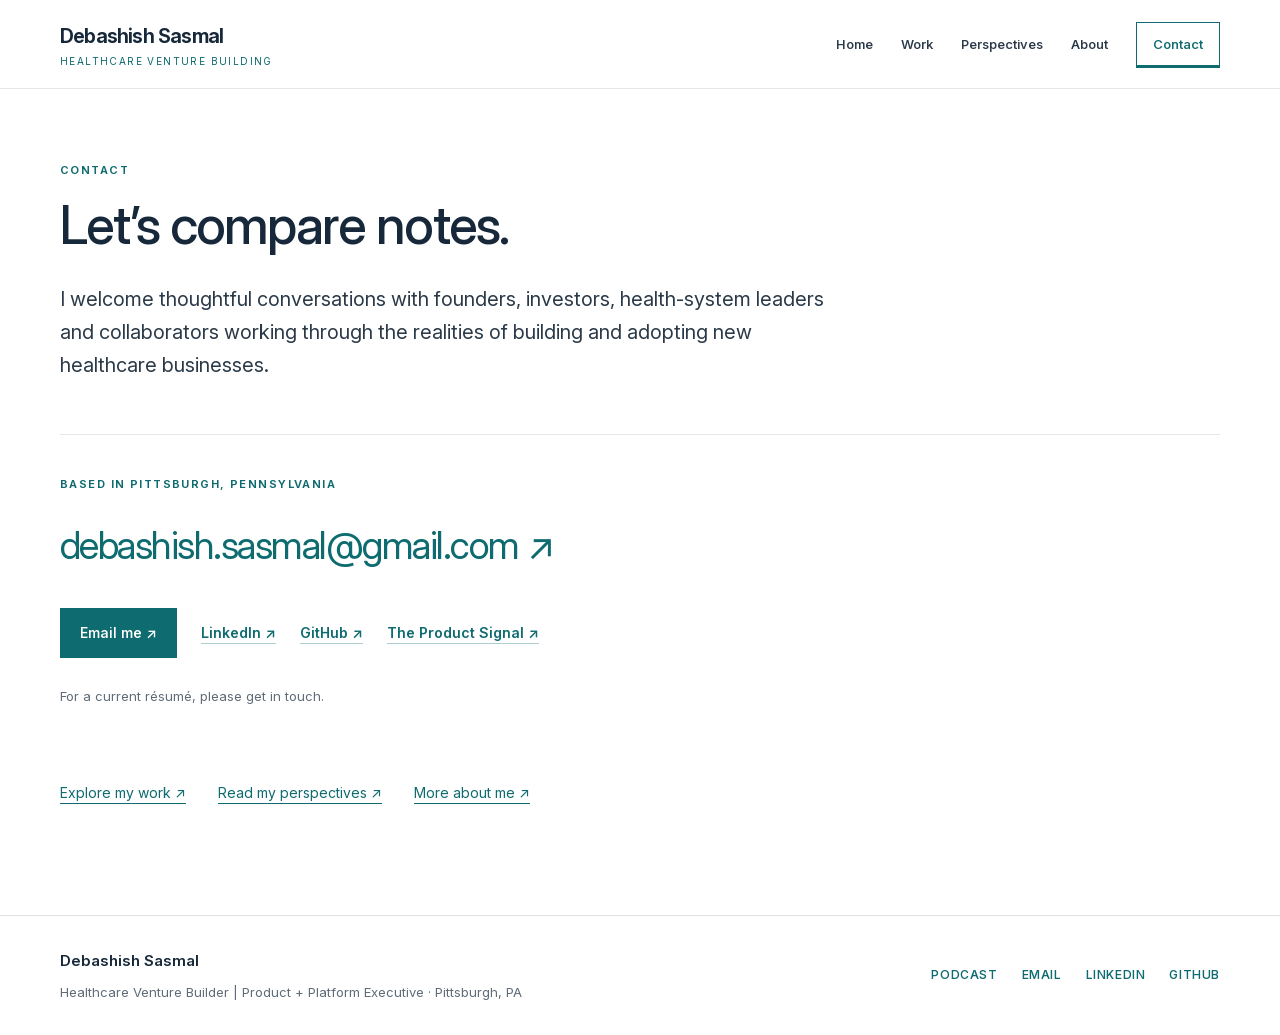
<file: ds_website/contact.html>
<!DOCTYPE html>
<html lang="en">
<head>
<meta charset="utf-8">
<meta name="viewport" content="width=device-width, initial-scale=1">
<title>Contact · Debashish Sasmal</title>
<meta name="description" content="Connect with Debashish Sasmal about healthcare venture building, product and platform leadership, or collaboration.">
<link rel="canonical" href="https://debashishsasmal.com/contact.html">
<link rel="icon" href="favicon.svg" type="image/svg+xml">
<link rel="icon" href="favicon.ico" sizes="any">
<link rel="apple-touch-icon" href="apple-touch-icon.png">
<meta property="og:type" content="website">
<meta property="og:site_name" content="Debashish Sasmal">
<meta property="og:url" content="https://debashishsasmal.com/contact.html">
<meta property="og:title" content="Contact · Debashish Sasmal">
<meta property="og:description" content="Connect with Debashish Sasmal about healthcare venture building, product and platform leadership, or collaboration.">
<meta name="twitter:card" content="summary">
<link rel="preload" href="fonts/InterVariable.woff2" as="font" type="font/woff2" crossorigin>
<link rel="stylesheet" href="styles/tokens.css">
<link rel="stylesheet" href="styles/editorial.css">
</head>
<body>
<a class="skip-link" href="#main">Skip to content</a>
<div data-include="header">
</div>
<noscript>
<nav class="wrap fallback-nav" aria-label="Main navigation">
<a href="index.html">Home</a>
<a href="work.html">Work</a>
<a href="ai.html">Perspectives</a>
<a href="about.html">About</a>
<a href="contact.html">Contact</a>
</nav>
</noscript>
<main id="main" tabindex="-1">
<header class="page-intro wrap">
<p class="eyebrow">CONTACT</p>
<h1>Let’s compare notes.</h1>
<p class="lede">I welcome thoughtful conversations with founders, investors, health-system leaders and collaborators working through the realities of building and adopting new healthcare businesses.</p>
</header>
<section class="section wrap contact-page">
<p class="eyebrow">BASED IN PITTSBURGH, PENNSYLVANIA</p>
<a class="contact-email" href="mailto:debashish.sasmal@gmail.com">debashish.sasmal@gmail.com <span aria-hidden="true">↗</span>
</a>
<div class="actions">
<a class="button" href="mailto:debashish.sasmal@gmail.com">Email me ↗</a>
<a class="text-link" href="https://www.linkedin.com/in/dsasmal/">LinkedIn ↗</a>
<a class="text-link" href="https://github.com/sasmald">GitHub ↗</a>
<a class="text-link" href="https://theproductsignal.com/">The Product Signal ↗</a>
</div>
<p class="note">For a current résumé, please get in touch.</p>
<div class="contact-context">
<a href="work.html">Explore my work ↗</a>
<a href="ai.html">Read my perspectives ↗</a>
<a href="about.html">More about me ↗</a>
</div>
</section>
</main>
<div data-include="footer">
</div>
<script src="components/header.js">
</script>
<script src="components/footer.js">
</script>
</body>
</html>
</file>
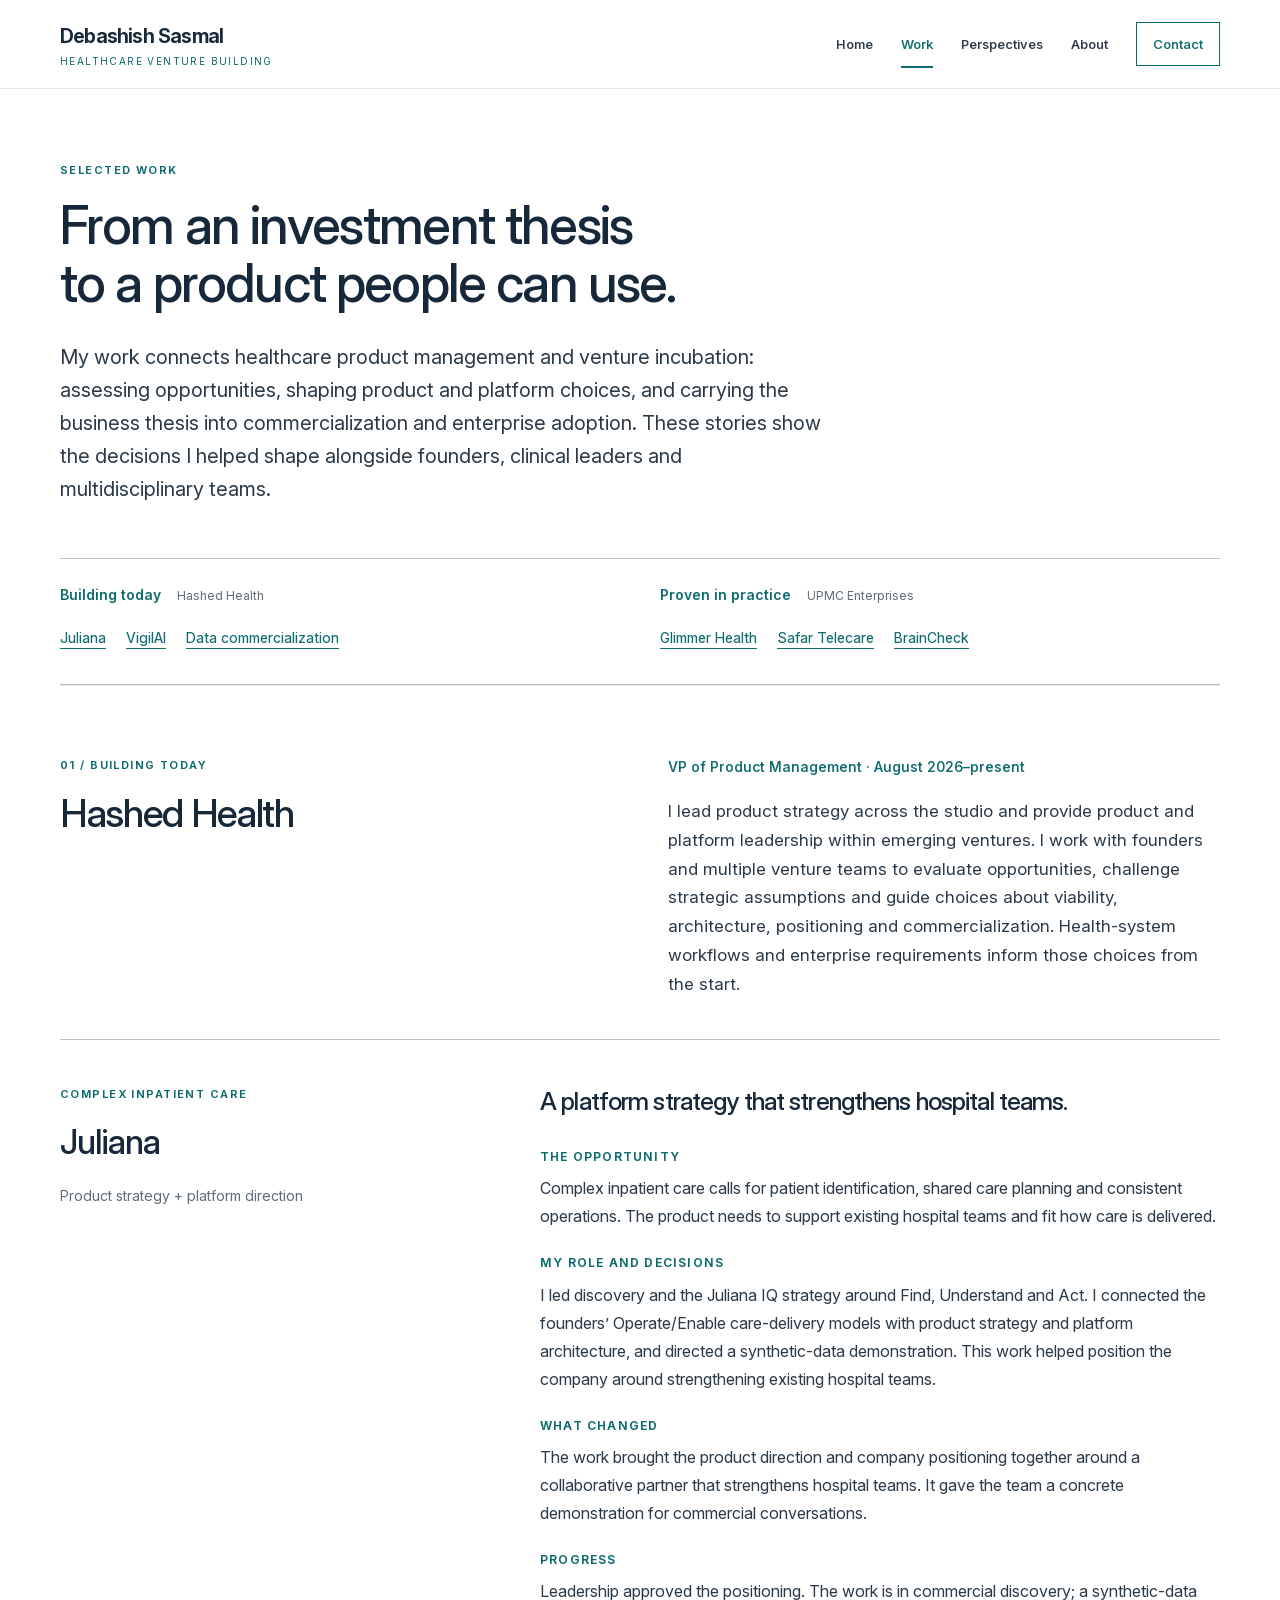
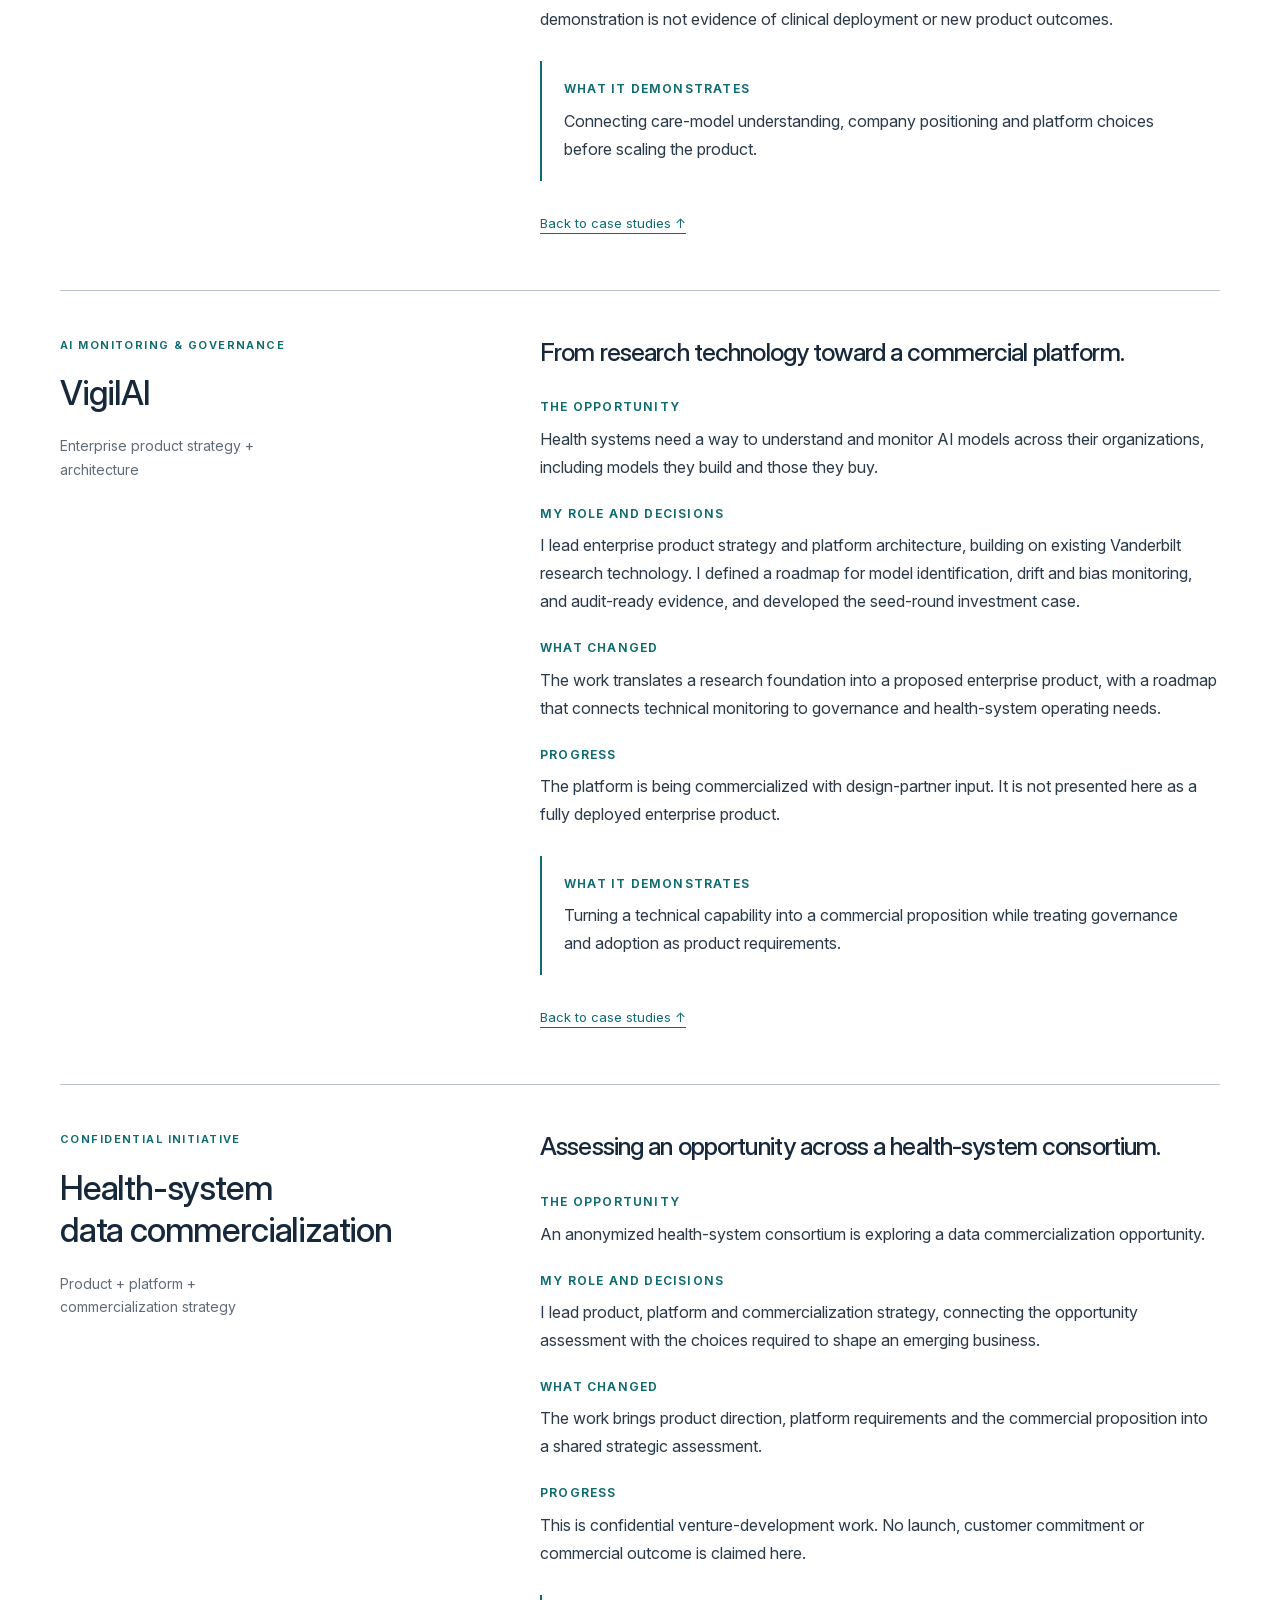
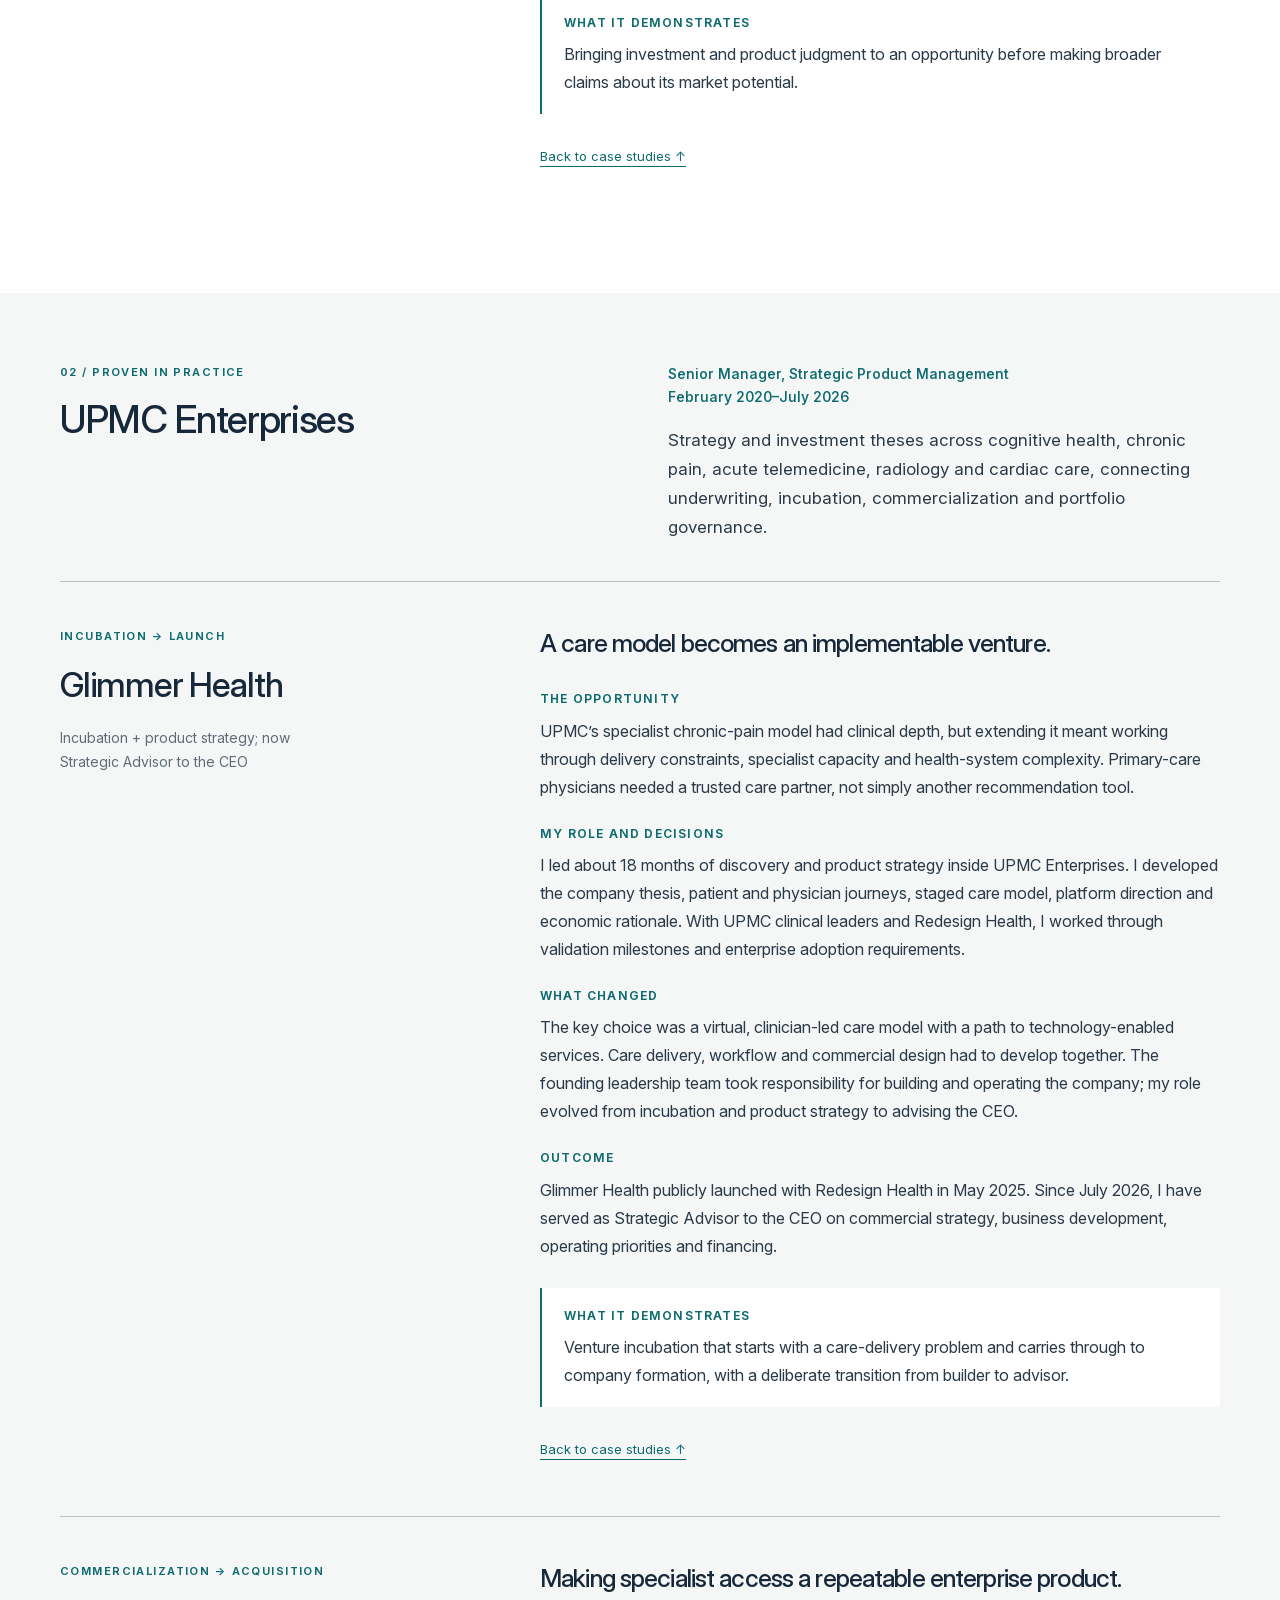
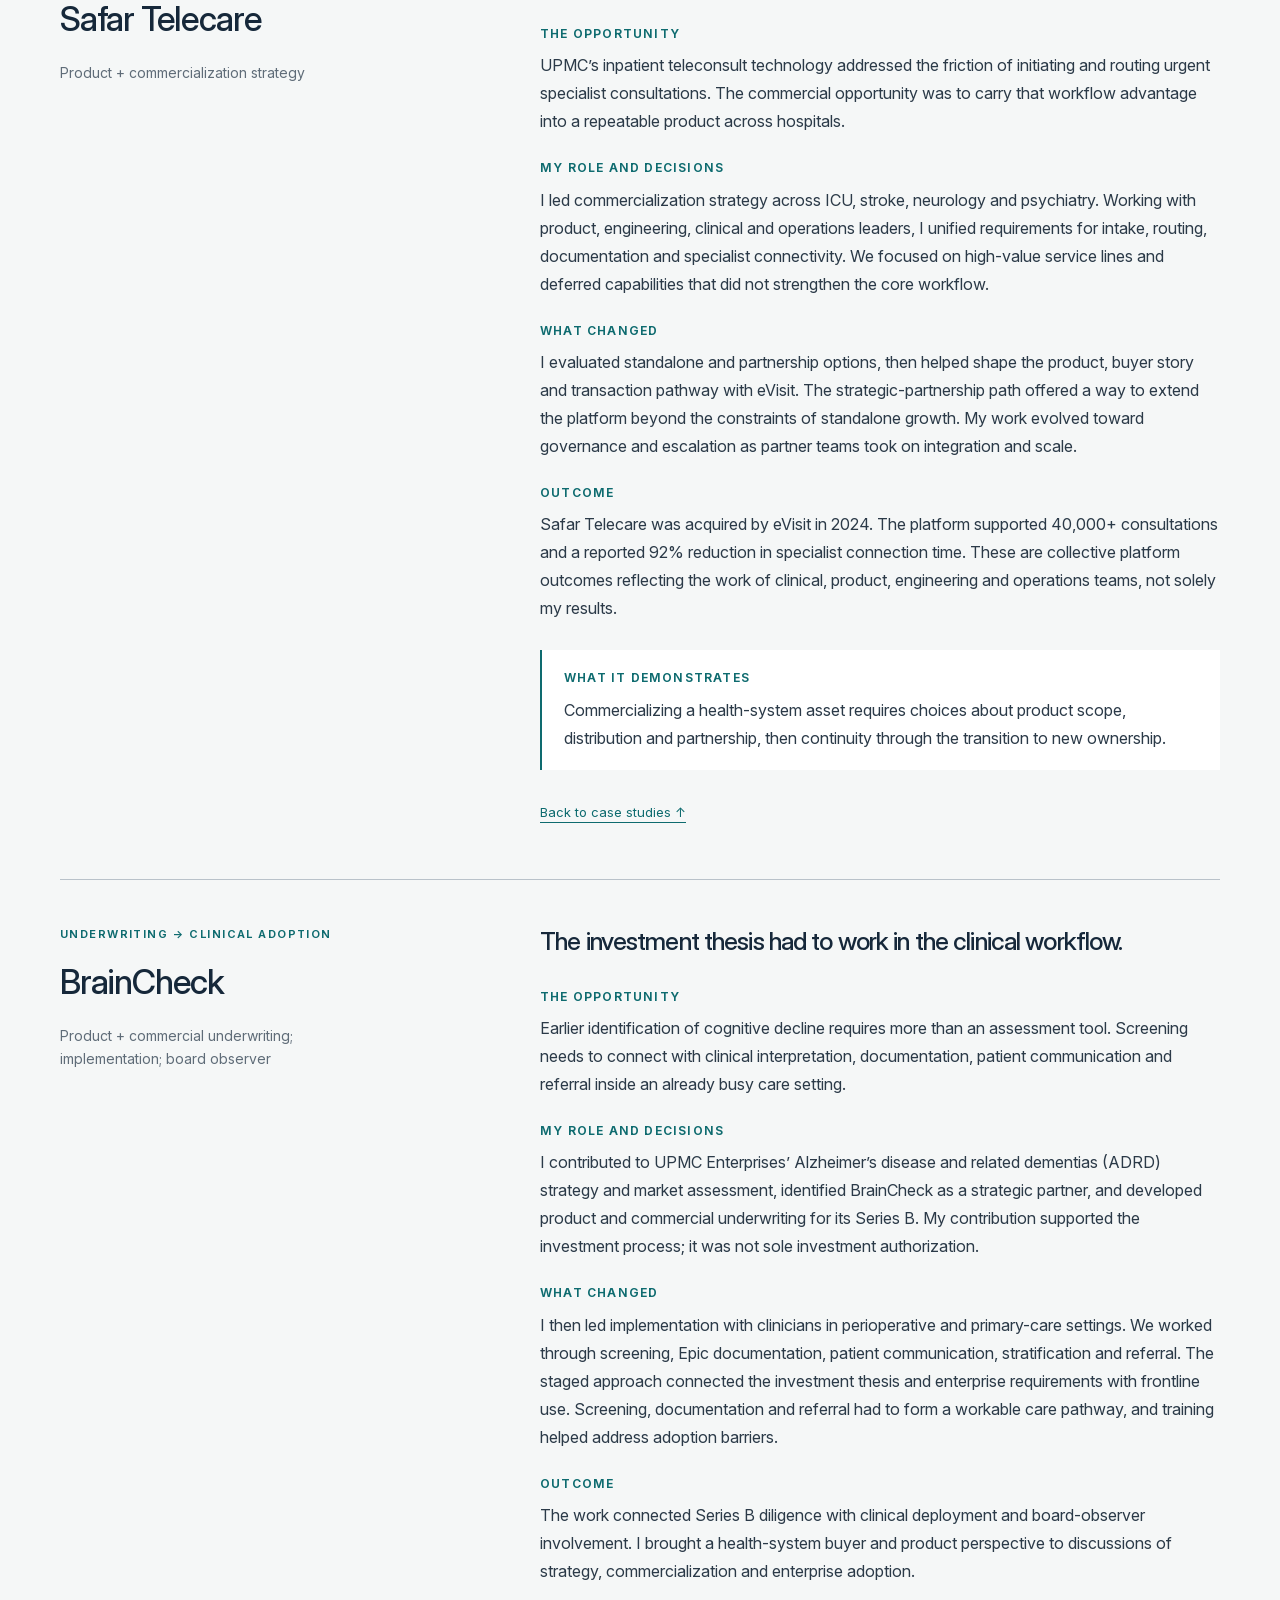
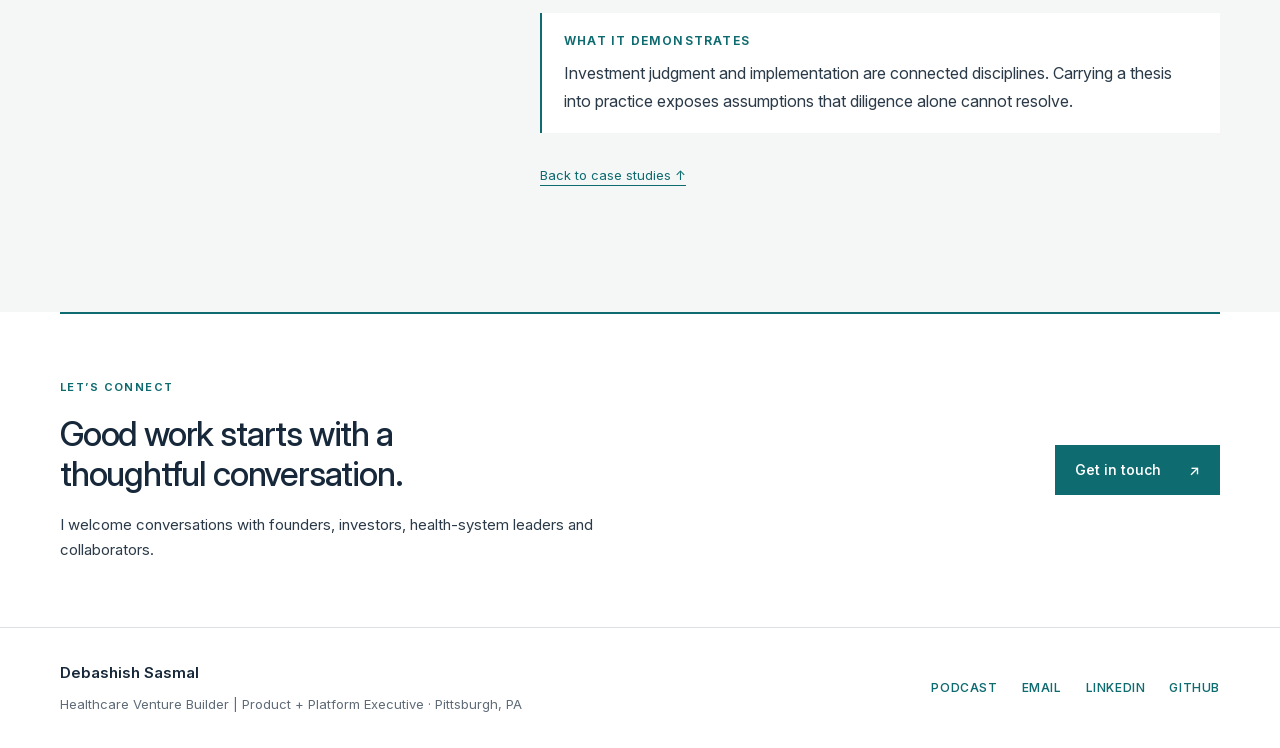
<file: ds_website/work.html>
<!DOCTYPE html>
<html lang="en">
<head>
<meta charset="utf-8">
<meta name="viewport" content="width=device-width, initial-scale=1">
<title>Work · Debashish Sasmal</title>
<meta name="description" content="Current venture building at Hashed Health and the UPMC Enterprises record: Juliana, VigilAI, Glimmer Health, Safar Telecare and BrainCheck.">
<link rel="canonical" href="https://debashishsasmal.com/work.html">
<link rel="icon" href="favicon.svg" type="image/svg+xml">
<link rel="icon" href="favicon.ico" sizes="any">
<link rel="apple-touch-icon" href="apple-touch-icon.png">
<meta property="og:type" content="website">
<meta property="og:site_name" content="Debashish Sasmal">
<meta property="og:url" content="https://debashishsasmal.com/work.html">
<meta property="og:title" content="Work · Debashish Sasmal">
<meta property="og:description" content="Current venture building at Hashed Health and the UPMC Enterprises record: Juliana, VigilAI, Glimmer Health, Safar Telecare and BrainCheck.">
<meta name="twitter:card" content="summary">
<link rel="preload" href="fonts/InterVariable.woff2" as="font" type="font/woff2" crossorigin>
<link rel="stylesheet" href="styles/tokens.css">
<link rel="stylesheet" href="styles/editorial.css">
</head>
<body>
<a class="skip-link" href="#main">Skip to content</a>
<div data-include="header">
</div>
<noscript>
<nav class="wrap fallback-nav" aria-label="Main navigation">
<a href="index.html">Home</a>
<a href="work.html">Work</a>
<a href="ai.html">Perspectives</a>
<a href="about.html">About</a>
<a href="contact.html">Contact</a>
</nav>
</noscript>
<main id="main" tabindex="-1">
<header class="page-intro wrap">
<p class="eyebrow">SELECTED WORK</p>
<h1>From an investment thesis <br> to a product people can use.</h1>
<p class="lede">My work connects healthcare product management and venture incubation: assessing opportunities, shaping product and platform choices, and carrying the business thesis into commercialization and enterprise adoption. These stories show the decisions I helped shape alongside founders, clinical leaders and multidisciplinary teams.</p>
</header>
<nav class="case-nav wrap" id="case-index" aria-label="Case study navigation">
<div><a class="case-nav-group" href="#building-today">Building today <span>Hashed Health</span></a>
<ul><li><a href="#juliana">Juliana</a></li><li><a href="#vigilai">VigilAI</a></li><li><a href="#data-opportunity">Data commercialization</a></li></ul></div>
<div><a class="case-nav-group" href="#proven-in-practice">Proven in practice <span>UPMC Enterprises</span></a>
<ul><li><a href="#venture-origination">Glimmer Health</a></li><li><a href="#platform-exit">Safar Telecare</a></li><li><a href="#workflow-investment">BrainCheck</a></li></ul></div>
</nav>
<section class="section wrap" id="building-today">
<div class="section-heading">
<div>
<p class="eyebrow">01 / BUILDING TODAY</p>
<h2>Hashed Health</h2>
</div>
<div>
<p class="role-line">VP of Product Management · August 2026–present</p>
<p>I lead product strategy across the studio and provide product and platform leadership within emerging ventures. I work with founders and multiple venture teams to evaluate opportunities, challenge strategic assumptions and guide choices about viability, architecture, positioning and commercialization. Health-system workflows and enterprise requirements inform those choices from the start.</p>
</div>
</div>
<article class="case" id="juliana">
<div class="case-heading">
<p class="eyebrow">COMPLEX INPATIENT CARE</p>
<h3>Juliana</h3>
<p class="case-role">Product strategy + platform direction</p>
</div>
<div class="case-story">
<h4>A platform strategy that strengthens hospital teams.</h4>
<section>
<h5>The opportunity</h5>
<p>Complex inpatient care calls for patient identification, shared care planning and consistent operations. The product needs to support existing hospital teams and fit how care is delivered.</p>
</section>
<section>
<h5>My role and decisions</h5>
<p>I led discovery and the Juliana IQ strategy around Find, Understand and Act. I connected the founders’ Operate/Enable care-delivery models with product strategy and platform architecture, and directed a synthetic-data demonstration. This work helped position the company around strengthening existing hospital teams.</p>
</section>
<section>
<h5>What changed</h5>
<p>The work brought the product direction and company positioning together around a collaborative partner that strengthens hospital teams. It gave the team a concrete demonstration for commercial conversations.</p>
</section>
<section>
<h5>Progress</h5>
<p>Leadership approved the positioning. The work is in commercial discovery; a synthetic-data demonstration is not evidence of clinical deployment or new product outcomes.</p>
</section>
<section>
<h5>What it demonstrates</h5>
<p>Connecting care-model understanding, company positioning and platform choices before scaling the product.</p>
</section>
</div>
<a class="case-back" href="#case-index">Back to case studies ↑</a>
</article>
<article class="case" id="vigilai">
<div class="case-heading">
<p class="eyebrow">AI MONITORING &amp; GOVERNANCE</p>
<h3>VigilAI</h3>
<p class="case-role">Enterprise product strategy + architecture</p>
</div>
<div class="case-story">
<h4>From research technology toward a commercial platform.</h4>
<section>
<h5>The opportunity</h5>
<p>Health systems need a way to understand and monitor AI models across their organizations, including models they build and those they buy.</p>
</section>
<section>
<h5>My role and decisions</h5>
<p>I lead enterprise product strategy and platform architecture, building on existing Vanderbilt research technology. I defined a roadmap for model identification, drift and bias monitoring, and audit-ready evidence, and developed the seed-round investment case.</p>
</section>
<section>
<h5>What changed</h5>
<p>The work translates a research foundation into a proposed enterprise product, with a roadmap that connects technical monitoring to governance and health-system operating needs.</p>
</section>
<section>
<h5>Progress</h5>
<p>The platform is being commercialized with design-partner input. It is not presented here as a fully deployed enterprise product.</p>
</section>
<section>
<h5>What it demonstrates</h5>
<p>Turning a technical capability into a commercial proposition while treating governance and adoption as product requirements.</p>
</section>
</div>
<a class="case-back" href="#case-index">Back to case studies ↑</a>
</article>
<article class="case" id="data-opportunity">
<div class="case-heading">
<p class="eyebrow">CONFIDENTIAL INITIATIVE</p>
<h3>Health-system data commercialization</h3>
<p class="case-role">Product + platform + commercialization strategy</p>
</div>
<div class="case-story">
<h4>Assessing an opportunity across a health-system consortium.</h4>
<section>
<h5>The opportunity</h5>
<p>An anonymized health-system consortium is exploring a data commercialization opportunity.</p>
</section>
<section>
<h5>My role and decisions</h5>
<p>I lead product, platform and commercialization strategy, connecting the opportunity assessment with the choices required to shape an emerging business.</p>
</section>
<section>
<h5>What changed</h5>
<p>The work brings product direction, platform requirements and the commercial proposition into a shared strategic assessment.</p>
</section>
<section>
<h5>Progress</h5>
<p>This is confidential venture-development work. No launch, customer commitment or commercial outcome is claimed here.</p>
</section>
<section>
<h5>What it demonstrates</h5>
<p>Bringing investment and product judgment to an opportunity before making broader claims about its market potential.</p>
</section>
</div>
<a class="case-back" href="#case-index">Back to case studies ↑</a>
</article>
</section>
<section class="tinted" id="proven-in-practice">
<div class="section wrap">
<div class="section-heading">
<div>
<p class="eyebrow">02 / PROVEN IN PRACTICE</p>
<h2>UPMC Enterprises</h2>
</div>
<div>
<p class="role-line">Senior Manager, Strategic Product Management <br> February 2020–July 2026</p>
<p>Strategy and investment theses across cognitive health, chronic pain, acute telemedicine, radiology and cardiac care, connecting underwriting, incubation, commercialization and portfolio governance.</p>
</div>
</div>
<article class="case" id="venture-origination">
<div class="case-heading">
<p class="eyebrow">INCUBATION → LAUNCH</p>
<h3>Glimmer Health</h3>
<p class="case-role">Incubation + product strategy; now Strategic Advisor to the CEO</p>
</div>
<div class="case-story">
<h4>A care model becomes an implementable venture.</h4>
<section>
<h5>The opportunity</h5>
<p>UPMC’s specialist chronic-pain model had clinical depth, but extending it meant working through delivery constraints, specialist capacity and health-system complexity. Primary-care physicians needed a trusted care partner, not simply another recommendation tool.</p>
</section>
<section>
<h5>My role and decisions</h5>
<p>I led about 18 months of discovery and product strategy inside UPMC Enterprises. I developed the company thesis, patient and physician journeys, staged care model, platform direction and economic rationale. With UPMC clinical leaders and Redesign Health, I worked through validation milestones and enterprise adoption requirements.</p>
</section>
<section>
<h5>What changed</h5>
<p>The key choice was a virtual, clinician-led care model with a path to technology-enabled services. Care delivery, workflow and commercial design had to develop together. The founding leadership team took responsibility for building and operating the company; my role evolved from incubation and product strategy to advising the CEO.</p>
</section>
<section>
<h5>Outcome</h5>
<p>Glimmer Health publicly launched with Redesign Health in May 2025. Since July 2026, I have served as Strategic Advisor to the CEO on commercial strategy, business development, operating priorities and financing.</p>
</section>
<section>
<h5>What it demonstrates</h5>
<p>Venture incubation that starts with a care-delivery problem and carries through to company formation, with a deliberate transition from builder to advisor.</p>
</section>
</div>
<a class="case-back" href="#case-index">Back to case studies ↑</a>
</article>
<article class="case" id="platform-exit">
<div class="case-heading">
<p class="eyebrow">COMMERCIALIZATION → ACQUISITION</p>
<h3>Safar Telecare</h3>
<p class="case-role">Product + commercialization strategy</p>
</div>
<div class="case-story">
<h4>Making specialist access a repeatable enterprise product.</h4>
<section>
<h5>The opportunity</h5>
<p>UPMC’s inpatient teleconsult technology addressed the friction of initiating and routing urgent specialist consultations. The commercial opportunity was to carry that workflow advantage into a repeatable product across hospitals.</p>
</section>
<section>
<h5>My role and decisions</h5>
<p>I led commercialization strategy across ICU, stroke, neurology and psychiatry. Working with product, engineering, clinical and operations leaders, I unified requirements for intake, routing, documentation and specialist connectivity. We focused on high-value service lines and deferred capabilities that did not strengthen the core workflow.</p>
</section>
<section>
<h5>What changed</h5>
<p>I evaluated standalone and partnership options, then helped shape the product, buyer story and transaction pathway with eVisit. The strategic-partnership path offered a way to extend the platform beyond the constraints of standalone growth. My work evolved toward governance and escalation as partner teams took on integration and scale.</p>
</section>
<section>
<h5>Outcome</h5>
<p>Safar Telecare was acquired by eVisit in 2024. The platform supported 40,000+ consultations and a reported 92% reduction in specialist connection time. These are collective platform outcomes reflecting the work of clinical, product, engineering and operations teams, not solely my results.</p>
</section>
<section>
<h5>What it demonstrates</h5>
<p>Commercializing a health-system asset requires choices about product scope, distribution and partnership, then continuity through the transition to new ownership.</p>
</section>
</div>
<a class="case-back" href="#case-index">Back to case studies ↑</a>
</article>
<article class="case" id="workflow-investment">
<div class="case-heading">
<p class="eyebrow">UNDERWRITING → CLINICAL ADOPTION</p>
<h3>BrainCheck</h3>
<p class="case-role">Product + commercial underwriting; implementation; board observer</p>
</div>
<div class="case-story">
<h4>The investment thesis had to work in the clinical workflow.</h4>
<section>
<h5>The opportunity</h5>
<p>Earlier identification of cognitive decline requires more than an assessment tool. Screening needs to connect with clinical interpretation, documentation, patient communication and referral inside an already busy care setting.</p>
</section>
<section>
<h5>My role and decisions</h5>
<p>I contributed to UPMC Enterprises’ Alzheimer’s disease and related dementias (ADRD) strategy and market assessment, identified BrainCheck as a strategic partner, and developed product and commercial underwriting for its Series B. My contribution supported the investment process; it was not sole investment authorization.</p>
</section>
<section>
<h5>What changed</h5>
<p>I then led implementation with clinicians in perioperative and primary-care settings. We worked through screening, Epic documentation, patient communication, stratification and referral. The staged approach connected the investment thesis and enterprise requirements with frontline use. Screening, documentation and referral had to form a workable care pathway, and training helped address adoption barriers.</p>
</section>
<section>
<h5>Outcome</h5>
<p>The work connected Series B diligence with clinical deployment and board-observer involvement. I brought a health-system buyer and product perspective to discussions of strategy, commercialization and enterprise adoption.</p>
</section>
<section>
<h5>What it demonstrates</h5>
<p>Investment judgment and implementation are connected disciplines. Carrying a thesis into practice exposes assumptions that diligence alone cannot resolve.</p>
</section>
</div>
<a class="case-back" href="#case-index">Back to case studies ↑</a>
</article>
</div>
</section>
<section class="contact-band wrap">
<div>
<p class="eyebrow">LET’S CONNECT</p>
<h2>Good work starts with a thoughtful conversation.</h2>
<p>I welcome conversations with founders, investors, health-system leaders and collaborators.</p>
</div>
<a class="button" href="contact.html">Get in touch <span aria-hidden="true">↗</span>
</a>
</section>
</main>
<div data-include="footer">
</div>
<script src="components/header.js">
</script>
<script src="components/footer.js">
</script>
</body>
</html>
</file>
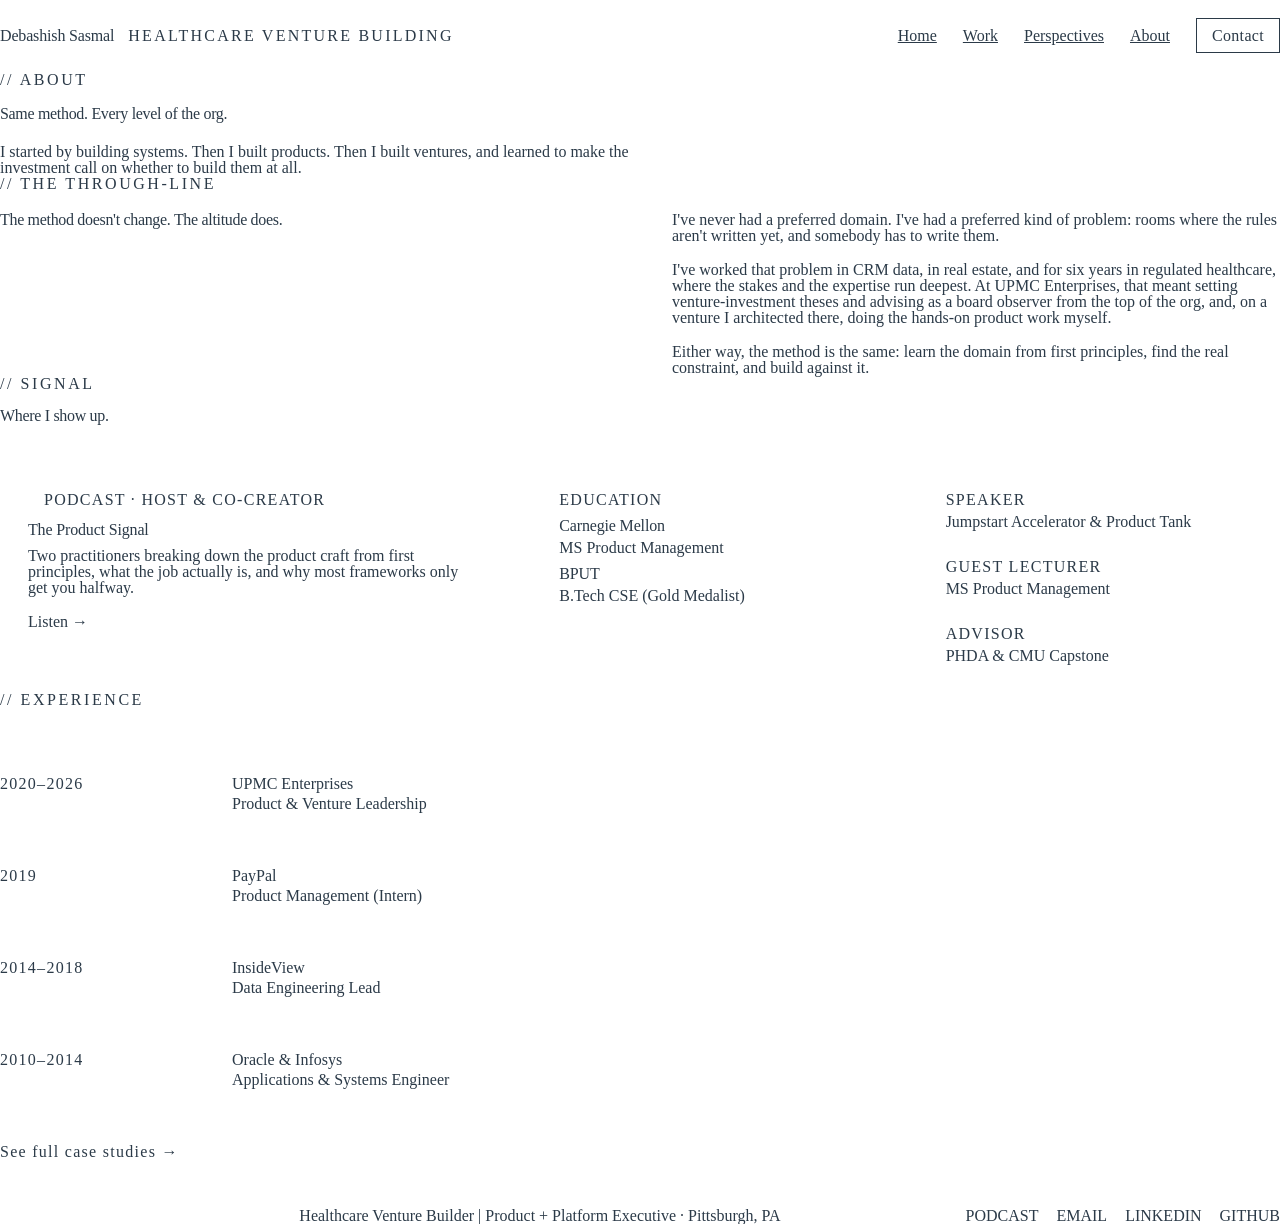
<file: ds_website/pages/about.html>
<!DOCTYPE html>
<html lang="en">
<head>
  <meta charset="utf-8">
  <meta name="viewport" content="width=device-width, initial-scale=1">
  <title>About · Debashish Sasmal</title>
  <meta name="description" content="The through-line, the method, the podcast, the teaching, the track record.">

  <link rel="stylesheet" href="../styles/tokens.css">
  <link rel="stylesheet" href="../styles/base.css">
  <link rel="stylesheet" href="../styles/components.css">
  <link rel="stylesheet" href="../styles/nav.css">
  <link rel="stylesheet" href="../styles/page-hero.css">
  <link rel="stylesheet" href="../styles/about.css">
  <link rel="stylesheet" href="../styles/signal.css">
  <link rel="stylesheet" href="../styles/timeline.css">
</head>
<body>

  <div data-include="header"></div>

  <!-- =========================================================
       PAGE HERO
       ========================================================= -->
  <div class="page-hero">
    <p class="page-hero__eyebrow">// ABOUT</p>
    <h1 class="page-hero__headline">Same method. Every level of the org.</h1>
    <p class="page-hero__body">
      I started by building systems. Then I built products. Then I built ventures,
      and learned to make the investment call on whether to build them at all.
    </p>
  </div>

  <!-- =========================================================
       THROUGH-LINE
       ========================================================= -->
  <section class="about-section">
    <p class="eyebrow">// THE THROUGH-LINE</p>
    <div class="about-grid">
      <h2 class="about-headline">
        The method doesn't change. The altitude does.
      </h2>
      <div>
        <p class="about-body-primary">
          I've never had a preferred domain. I've had a preferred kind of problem:
          rooms where the rules aren't written yet, and somebody has to write them.
        </p>
        <p class="about-body-secondary">
          I've worked that problem in CRM data, in real estate, and for six years
          in regulated healthcare, where the stakes and the expertise run
          deepest. At UPMC Enterprises, that meant setting venture-investment
          theses and advising as a board observer from the top of the org, and, on
          a venture I architected there, doing the hands-on product work myself.
        </p>
        <p class="about-body-secondary">
          Either way, the method is the same: learn the domain from first
          principles, find the real constraint, and build against it.
        </p>
      </div>
    </div>
  </section>

  <!-- =========================================================
       SIGNAL · podcast, teaching, advisory, speaking
       ========================================================= -->
  <section class="signal-section">
    <div class="signal-inner">
      <p class="eyebrow">// SIGNAL</p>
      <h2 class="signal-heading">Where I show up.</h2>

      <div class="signal-grid">

        <!-- Podcast -->
        <a href="https://theproductsignal.com/" class="signal-card signal-card--podcast" target="_blank" rel="noopener">
          <div class="signal-podcast__header">
            <span class="signal-podcast__dot"></span>
            <span class="signal-podcast__label">PODCAST · HOST &amp; CO-CREATOR</span>
          </div>
          <div class="signal-podcast__title">The Product Signal</div>
          <p class="signal-podcast__body">
            Two practitioners breaking down the product craft from first principles,
            what the job actually is, and why most frameworks only get you halfway.
          </p>
          <span class="signal-podcast__link">Listen →</span>
        </a>

        
          <div class="signal-card">
            <p class="signal-item__eyebrow">EDUCATION</p>
            <div class="signal-item__title">Carnegie Mellon</div>
            <p class="signal-item__body">MS Product Management</p>
            <div class="signal-item__title">BPUT</div>
            <p class="signal-item__body">B.Tech CSE (Gold Medalist)</p>
          
        </div>

        <div class="signal-card">
          <p class="signal-item__eyebrow">SPEAKER</p>
          <div class="signal-item__body">Jumpstart Accelerator &amp; Product Tank</div>
          <div class="signal-card__divider"></div>
          <p class="signal-item__eyebrow">GUEST LECTURER</p>
          <p class="signal-item__body">MS Product Management</p>
          <div class="signal-card__divider"></div>
          <p class="signal-item__eyebrow">ADVISOR</p>
          <div class="signal-item__body">PHDA &amp; CMU Capstone</div>
        </div>

      </div>
    </div>
  </section>

  <!-- =========================================================
       EXPERIENCE TIMELINE (brief)
       ========================================================= -->
  <section>
    <div class="timeline-inner" style="padding-bottom: 48px;">
      <p class="eyebrow">// EXPERIENCE</p>

      <div class="timeline">
        <div class="timeline-row">
          <div class="timeline-date">2020–2026</div>
          <div>
            <div class="timeline-org">UPMC Enterprises</div>
            <div class="timeline-role">Product &amp; Venture Leadership</div>
          </div>
        </div>
        <div class="timeline-row">
          <div class="timeline-date">2019</div>
          <div>
            <div class="timeline-org">PayPal</div>
            <div class="timeline-role">Product Management (Intern)</div>
          </div>
        </div>
        <div class="timeline-row">
          <div class="timeline-date">2014–2018</div>
          <div>
            <div class="timeline-org">InsideView</div>
            <div class="timeline-role">Data Engineering Lead</div>
          </div>
        </div>
        <div class="timeline-row">
          <div class="timeline-date">2010–2014</div>
          <div>
            <div class="timeline-org">Oracle &amp; Infosys</div>
            <div class="timeline-role">Applications &amp; Systems Engineer</div>
          </div>
        </div>
      </div>

      <a href="work.html" class="link-arrow" style="margin-top: 28px; display: inline-flex;">
        See full case studies →
      </a>
    </div>
  </section>

  <div data-include="footer"></div>

  <script src="../components/header.js"></script>
  <script src="../components/footer.js"></script>
</body>
</html>
</file>
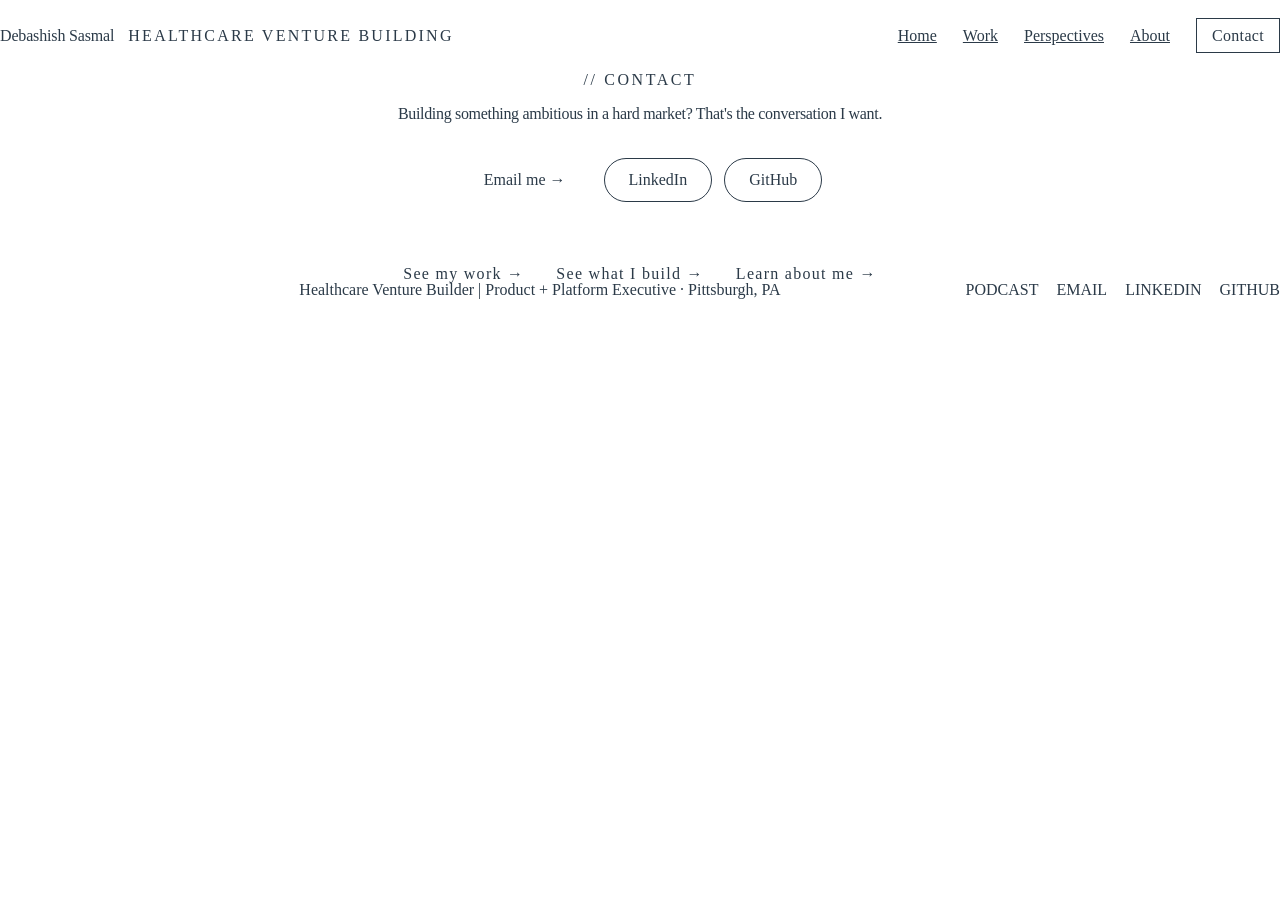
<file: ds_website/pages/contact.html>
<!DOCTYPE html>
<html lang="en">
<head>
  <meta charset="utf-8">
  <meta name="viewport" content="width=device-width, initial-scale=1">
  <title>Contact · Debashish Sasmal</title>
  <meta name="description" content="Building something ambitious in a hard market? That's the conversation I want.">

  <link rel="stylesheet" href="../styles/tokens.css">
  <link rel="stylesheet" href="../styles/base.css">
  <link rel="stylesheet" href="../styles/components.css">
  <link rel="stylesheet" href="../styles/nav.css">
  <link rel="stylesheet" href="../styles/contact.css">
</head>
<body>

  <div data-include="header"></div>

  <!-- =========================================================
       CONTACT
       ========================================================= -->
  <section class="contact-section">
    <p class="eyebrow">// CONTACT</p>
    <h1 class="contact-heading">
      Building something ambitious in a hard market?
      That's the conversation I want.
    </h1>
    <div class="contact-actions">
      <a href="mailto:debashish.sasmal@gmail.com" class="btn--pill-primary">Email me →</a>
      <a href="https://www.linkedin.com/in/dsasmal/" class="btn--pill-outline" target="_blank" rel="noopener">LinkedIn</a>
      <a href="https://github.com/sasmald" class="btn--pill-outline" target="_blank" rel="noopener">GitHub</a>
    </div>

    <!-- Context links -->
    <div style="margin-top: 64px; display: flex; gap: 32px; justify-content: center; flex-wrap: wrap;">
      <a href="work.html" class="link-arrow">See my work →</a>
      <a href="ai.html"   class="link-arrow">See what I build →</a>
      <a href="about.html" class="link-arrow">Learn about me →</a>
    </div>
  </section>

  <div data-include="footer"></div>

  <script src="../components/header.js"></script>
  <script src="../components/footer.js"></script>
</body>
</html>
</file>
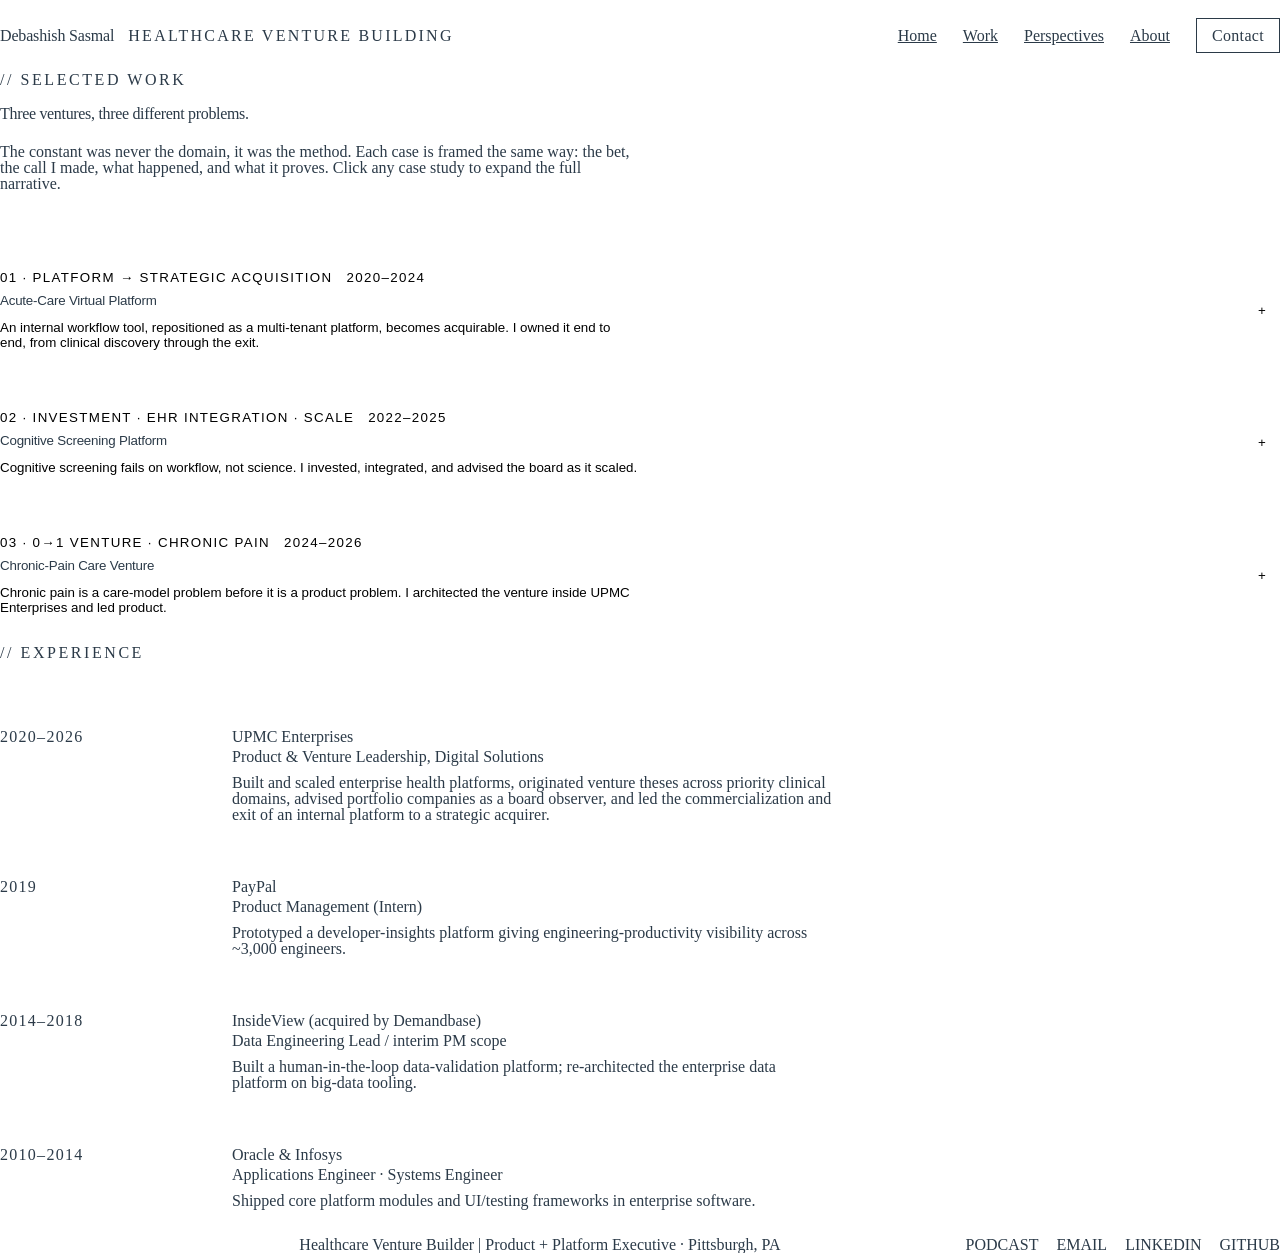
<file: ds_website/pages/work.html>
<!DOCTYPE html>
<html lang="en">
<head>
  <meta charset="utf-8">
  <meta name="viewport" content="width=device-width, initial-scale=1">
  <title>Work · Debashish Sasmal</title>
  <meta name="description" content="Case studies across digital health: a platform exit, a workflow investment, and a venture built from zero. Three problems, the same method.">

  <link rel="stylesheet" href="../styles/tokens.css">
  <link rel="stylesheet" href="../styles/base.css">
  <link rel="stylesheet" href="../styles/components.css">
  <link rel="stylesheet" href="../styles/nav.css">
  <link rel="stylesheet" href="../styles/page-hero.css">
  <link rel="stylesheet" href="../styles/accordion.css">
  <link rel="stylesheet" href="../styles/timeline.css">
</head>
<body>

  <div data-include="header"></div>

  <!-- =========================================================
       PAGE HERO
       ========================================================= -->
  <div class="page-hero">
    <p class="page-hero__eyebrow">// SELECTED WORK</p>
    <h1 class="page-hero__headline">Three ventures, three different problems.</h1>
    <p class="page-hero__body">
      The constant was never the domain, it was the method. Each case is framed
      the same way: the bet, the call I made, what happened, and what it proves.
      Click any case study to expand the full narrative.
    </p>
  </div>

  <!-- =========================================================
       CASE STUDIES · accordion
       ========================================================= -->
  <div class="accordion" style="margin-top: 48px;">

    <!-- ---- 01 Acute-Care Virtual Platform ---- -->
    <div class="accordion-item" id="platform-exit">
      <button class="accordion-trigger" aria-expanded="false">
        <div class="accordion-trigger__left">
          <div class="accordion-trigger__meta">
            <span class="accordion-trigger__tag">01 · PLATFORM → STRATEGIC ACQUISITION</span>
            <span class="accordion-trigger__date">2020–2024</span>
          </div>
          <div class="accordion-trigger__title">Acute-Care Virtual Platform</div>
          <div class="accordion-trigger__summary">
            An internal workflow tool, repositioned as a multi-tenant platform, becomes acquirable.
            I owned it end to end, from clinical discovery through the exit.
          </div>
        </div>
        <span class="accordion-trigger__icon" aria-hidden="true">+</span>
      </button>

      <div class="accordion-body" role="region">
        <div class="accordion-body__inner">
          <div class="accordion-content">

            <div class="accordion-content__block">
              <span class="accordion-content__label">The Bet</span>
              <p class="accordion-content__text">
                Every telehealth competitor was solving for video quality, hardware
                integration, and clinical feature breadth, the problems a procurement
                committee grades on. After shadowing workflows across five service lines
                and interviewing more than 30 clinicians, I found the real bottleneck
                lived in the 30 seconds before a call even started: friction at consult
                initiation, not anything a feature comparison would surface.
              </p>
            </div>

            <div class="accordion-content__block">
              <span class="accordion-content__label">The Call I Made</span>
              <p class="accordion-content__text">
                The team wanted to hire four more engineers and expand to three or four
                service lines at once, chasing demand from fourteen service lines asking
                in. I made the opposite call: pause new feature work for two months,
                borrow a designer and a product fellow instead of adding headcount, and
                spend six months validating the workflow on just two service lines
                before building anything horizontal. I also deferred a mobile app,
                deeper EMR integration, and an AI layer, all real requests, until the
                platform foundation held.
              </p>
            </div>

            <div class="accordion-content__block">
              <span class="accordion-content__label">What Happened</span>
              <p class="accordion-content__text">
                Response time held near real-time across
                eight external partner contract renewals. The platform scaled to 40,000+
                consults across six service lines and 30+ locations in a 40-plus hospital
                system. I also spent a year chasing a standalone venture raise; investors
                were right that we had no proof of demand outside our home system, but
                wrong to lump us in with the telehealth incumbents then collapsing.
                Separating those two conclusions is what reset the strategy from raising
                capital to finding a partner, and from there to acquisition by a
                strategic acquirer.
              </p>
            </div>

            <div class="accordion-stats">
              <div class="accordion-stat">
                <div class="accordion-stat__value">≈92%</div>
                <div class="accordion-stat__label">response time ↓</div>
              </div>
              <div class="accordion-stat">
                <div class="accordion-stat__value">≈3×</div>
                <div class="accordion-stat__label">provider capacity ↑</div>
              </div>
              <div class="accordion-stat">
                <div class="accordion-stat__value">$8-9M+</div>
                <div class="accordion-stat__label">total financial impact</div>
              </div>
              <div class="accordion-stat">
                <div class="accordion-stat__value accordion-stat__value--accent">≈3×</div>
                <div class="accordion-stat__label">value at exit · strategic acquirer</div>
              </div>
            </div>

            <div class="accordion-content__proves">
              <strong>What it proves.</strong> I can separate what's true in an investor's
              rejection from what isn't, and act only on the part that's true. That's what
              turned a stalled fundraise into an acquisition.
            </div>

          </div>
        </div>
      </div>
    </div>

    <!-- ---- 02 Cognitive Screening Platform ---- -->
    <div class="accordion-item" id="workflow-investment">
      <button class="accordion-trigger" aria-expanded="false">
        <div class="accordion-trigger__left">
          <div class="accordion-trigger__meta">
            <span class="accordion-trigger__tag">02 · INVESTMENT · EHR INTEGRATION · SCALE</span>
            <span class="accordion-trigger__date">2022–2025</span>
          </div>
          <div class="accordion-trigger__title">Cognitive Screening Platform</div>
          <div class="accordion-trigger__summary">
            Cognitive screening fails on workflow, not science. I invested, integrated, and
            advised the board as it scaled.
          </div>
        </div>
        <span class="accordion-trigger__icon" aria-hidden="true">+</span>
      </button>

      <div class="accordion-body" role="region">
        <div class="accordion-body__inner">
          <div class="accordion-content">

            <div class="accordion-content__block">
              <span class="accordion-content__label">The Bet</span>
              <p class="accordion-content__text">
                The standard of care wasn't just outdated, it was compounding against
                itself: paper assessments required annual provider re-certification, the
                reimbursement paperwork was so heavy that most qualifying visits never
                got billed, and providers avoided diagnosing a disease with no cure. A
                digital version of the same test already existed and solved none of it,
                it digitized the form, not the workflow. I built evaluation criteria
                before looking at a single vendor, specifically to avoid rationalizing a
                favorite, then screened 22 companies globally. Almost all of them
                clustered after diagnosis; the gap was integration before it.
              </p>
            </div>

            <div class="accordion-content__block">
              <span class="accordion-content__label">The Call I Made</span>
              <p class="accordion-content__text">
                Building in-house was the easy option to reject: the real moat wasn't the
                software, it was validated science, FDA clearance, and adoption at 100+
                primary-care practices with no health-system backing, proof the hardest
                problem, getting providers to change behavior, was already solved. So I
                invested and integrated instead of building. Adoption nearly died forty
                minutes into a pivotal meeting when an influential clinical stakeholder
                miscategorized the tool as a specialist-only assessment. Rather than
                argue the clinical case, I addressed it directly with a number: the
                reimbursement the health system was already leaving on the table. I
                advised the board as an observer through the rest of the scale-up.
              </p>
            </div>

            <div class="accordion-content__block">
              <span class="accordion-content__label">What Happened</span>
              <p class="accordion-content__text">
                That reframe held. The stakeholder's conditional approval required a
                formal usability study run through the institution's own
                quality-improvement process, not an informal pilot, so skeptics couldn't
                dismiss the evidence later. It passed, and the tool scaled to 50+ Family
                Medicine sites and 200+ providers, integrated into the market-leading
                EHR, with a patient-stratification protocol connecting screened patients
                to specialist care. What unlocked it wasn't new clinical evidence, it was
                naming money the health system already qualified for and wasn't
                collecting, existing reimbursement recovered by fixing the workflow, not
                new revenue. Four years later, the same stakeholder who nearly killed it
                asked me to expand it into the specialist workflows he'd originally been
                protecting.
              </p>
            </div>

            <div class="accordion-stats">
              <div class="accordion-stat">
                <div class="accordion-stat__value">90%</div>
                <div class="accordion-stat__label">onboarding improvement</div>
              </div>
              <div class="accordion-stat">
                <div class="accordion-stat__value">~2%</div>
                <div class="accordion-stat__label">denial rate</div>
              </div>
              <div class="accordion-stat">
                <div class="accordion-stat__value">~$400K</div>
                <div class="accordion-stat__label">early revenue generated</div>
              </div>
              <div class="accordion-stat">
                <div class="accordion-stat__value accordion-stat__value--accent">~$3.49M</div>
                <div class="accordion-stat__label">recoverable reimbursement/yr</div>
              </div>
            </div>

            <div class="accordion-content__proves">
              <strong>What it proves.</strong> I find the real constraint, workflow, not features,
              and I know how to bring a skeptical stakeholder along with a number instead of an
              argument. Four years later, he asked me to expand the program into the area he'd
              once guarded most closely.
            </div>

          </div>
        </div>
      </div>
    </div>

    <!-- ---- 03 Chronic-Pain Care Venture ---- -->
    <div class="accordion-item" id="venture-origination">
      <button class="accordion-trigger" aria-expanded="false">
        <div class="accordion-trigger__left">
          <div class="accordion-trigger__meta">
            <span class="accordion-trigger__tag">03 · 0→1 VENTURE · CHRONIC PAIN</span>
            <span class="accordion-trigger__date">2024–2026</span>
          </div>
          <div class="accordion-trigger__title">Chronic-Pain Care Venture</div>
          <div class="accordion-trigger__summary">
            Chronic pain is a care-model problem before it is a product problem.
            I architected the venture inside UPMC Enterprises and led product.
          </div>
        </div>
        <span class="accordion-trigger__icon" aria-hidden="true">+</span>
      </button>

      <div class="accordion-body" role="region">
        <div class="accordion-body__inner">
          <div class="accordion-content">

            <div class="accordion-content__block">
              <span class="accordion-content__label">The Bet</span>
              <p class="accordion-content__text">
                The gap wasn't a shortage of chronic-pain products, it was that a proven
                model was trapped. My home health system had already spent twelve years
                and 40,000 patients validating a physician-supervised, non-physician-led
                care model in eleven clinics, cutting ED visits by roughly 15%, but it
                only existed in person, with a six-to-twelve week wait. Separately,
                primary-care research (35 interviews, nearly 1,000 survey responses)
                surfaced the real job to be done: physicians didn't want a better tool,
                they wanted the condition off their plate entirely. That reframed the
                venture from "give doctors better tools" to "take the patient over."
              </p>
            </div>

            <div class="accordion-content__block">
              <span class="accordion-content__label">The Call I Made</span>
              <p class="accordion-content__text">
                Clinical leadership wanted a pure software layer; a fellow venture builder
                wanted to avoid a services-heavy company entirely. I made a third call: build a
                tech-enabled services company, justified by a model that scaled from
                about 40% margin on day one to 60% as automation matured, using services
                to earn the trust and outcomes data that would later fund a defensible
                technology moat. When the MVP, billed under the referring physician's own
                tax ID, met unanimous frontline resistance, I didn't push change
                management harder. I diagnosed it as structural: billing under the
                physician's ID kept the exact liability we were supposed to remove. The
                fix was to bill under our own tax ID as an accountable entity, so the
                physician's job shrank to "just refer."
              </p>
            </div>

            <div class="accordion-content__block">
              <span class="accordion-content__label">What Happened</span>
              <p class="accordion-content__text">
                That single pivot let one signature open a practice network instead of
                selling practice by practice, on the same timeline as the failed MVP. Three more
                health systems signed within three to four months of launch. A joint
                research collaboration with my home health system showed 50% fewer ED
                visits and 67% fewer hospitalizations in one cohort, and 59% fewer
                hospitalizations and 31% fewer urgent-care visits in another, across a
                40,000-patient, twelve-to-eighteen-month dataset. Financing is
                milestone-gated, not calendar-based: the next tranche requires five
                signed contracts, $2M in ARR, and a working predictive model.
              </p>
            </div>

            <div class="accordion-stats">
              <div class="accordion-stat">
                <div class="accordion-stat__value accordion-stat__value--accent">0→1</div>
                <div class="accordion-stat__label">venture concept to build</div>
              </div>
              <div class="accordion-stat">
                <div class="accordion-stat__value">100+ PCPs</div>
                <div class="accordion-stat__label">single-signature adoption</div>
              </div>
              <div class="accordion-stat">
                <div class="accordion-stat__value">67% ↓</div>
                <div class="accordion-stat__label">hospitalizations</div>
              </div>
            </div>

            <div class="accordion-content__proves">
              <strong>What it proves.</strong> I can originate a venture from a market gap, and
              when the first execution model fails, tell whether the problem is structural or
              just needs more change management. Getting that right is what let the relaunch
              reach a hundred practices on the same timeline the original plan would have taken.
            </div>

          </div>
        </div>
      </div>
    </div>

  </div><!-- /accordion -->

  <!-- =========================================================
       EXPERIENCE TIMELINE
       ========================================================= -->
  <section style="background: var(--surface-2); border-top: 1px solid var(--border);">
    <div class="timeline-inner">
      <p class="eyebrow">// EXPERIENCE</p>
      <div class="timeline">

        <div class="timeline-row">
          <div class="timeline-date">2020–2026</div>
          <div>
            <div class="timeline-org">UPMC Enterprises</div>
            <div class="timeline-role">Product &amp; Venture Leadership, Digital Solutions</div>
            <p class="timeline-body">
              Built and scaled enterprise health platforms, originated venture theses across
              priority clinical domains, advised portfolio companies as a board observer,
              and led the commercialization and exit of an internal platform to a
              strategic acquirer.
            </p>
          </div>
        </div>

        <div class="timeline-row">
          <div class="timeline-date">2019</div>
          <div>
            <div class="timeline-org">PayPal</div>
            <div class="timeline-role">Product Management (Intern)</div>
            <p class="timeline-body">
              Prototyped a developer-insights platform giving engineering-productivity
              visibility across ~3,000 engineers.
            </p>
          </div>
        </div>

        <div class="timeline-row">
          <div class="timeline-date">2014–2018</div>
          <div>
            <div class="timeline-org">InsideView <span class="timeline-org__note">(acquired by Demandbase)</span></div>
            <div class="timeline-role">Data Engineering Lead / interim PM scope</div>
            <p class="timeline-body">
              Built a human-in-the-loop data-validation platform; re-architected the
              enterprise data platform on big-data tooling.
            </p>
          </div>
        </div>

        <div class="timeline-row">
          <div class="timeline-date">2010–2014</div>
          <div>
            <div class="timeline-org">Oracle &amp; Infosys</div>
            <div class="timeline-role">Applications Engineer · Systems Engineer</div>
            <p class="timeline-body">
              Shipped core platform modules and UI/testing frameworks in enterprise software.
            </p>
          </div>
        </div>

      </div>
    </div>
  </section>

  <div data-include="footer"></div>

  <script src="../components/header.js"></script>
  <script src="../components/footer.js"></script>
  <script>
    // Accordion behaviour
    document.querySelectorAll('.accordion-trigger').forEach(function (trigger) {
      trigger.addEventListener('click', function () {
        const item = this.closest('.accordion-item');
        const isOpen = item.classList.contains('is-open');
        item.classList.toggle('is-open');
        this.setAttribute('aria-expanded', !isOpen);
      });
    });

    // Auto-expand + scroll to case study when linked via hash (e.g. work.html#platform-exit)
    function openFromHash() {
      const id = window.location.hash.slice(1);
      if (!id) return;
      const item = document.getElementById(id);
      if (!item || !item.classList.contains('accordion-item')) return;

      item.classList.add('is-open');
      const trigger = item.querySelector('.accordion-trigger');
      if (trigger) trigger.setAttribute('aria-expanded', 'true');

      const headerOffset = 88;
      const top = item.getBoundingClientRect().top + window.pageYOffset - headerOffset;
      window.scrollTo({ top: top, behavior: 'smooth' });
    }

    window.addEventListener('DOMContentLoaded', openFromHash);
    window.addEventListener('hashchange', openFromHash);
  </script>
</body>
</html>
</file>
<file: ds_website/styles/tokens.css>
/* Official Inter 4.1, self-hosted. License: ../fonts/LICENSE.txt */
@font-face {
  font-family: 'Inter';
  font-style: normal;
  font-weight: 100 900;
  font-display: swap;
  src: url('../fonts/InterVariable.woff2') format('woff2');
}
@font-face {
  font-family: 'Inter Display';
  font-style: normal;
  font-weight: 500;
  font-display: swap;
  src: url('../fonts/InterDisplay-Medium.woff2') format('woff2');
}
:root {
  --navy: #16283A;
  --teal: #0E6B6F;
  --ink: #2B3A48;
  --muted: #5F6C78; /* Accessible small text on white and wash backgrounds. */
  --line: #B9C2CA;
  --paper: #FFFFFF;
  --wash: #F5F7F7;
  --font-body: 'Inter', -apple-system, BlinkMacSystemFont, 'Segoe UI', sans-serif;
  --font-display: 'Inter Display', 'Inter', -apple-system, BlinkMacSystemFont, 'Segoe UI', sans-serif;
}
</file>
<file: ds_website/styles/editorial.css>
*,*::before,*::after {
  box-sizing:border-box
}

html {
  scroll-behavior:smooth;
  scroll-padding-top:110px;
  -webkit-text-size-adjust:100%
}

body {
  margin:0;
  background:var(--paper);
  color:var(--ink);
  font:400 17px/1.7 var(--font-body);
  -webkit-font-smoothing:antialiased
}

::selection {
  background:var(--teal);
  color:white
}

img {
  display:block;
  max-width:100%;
  height:auto
}

a {
  color:var(--teal);
  text-underline-offset:5px
}

button {
  font:inherit
}

h1,h2,h3,h4,h5,p {
  margin:0
}

h1,h2,h3,h4 {
  font-family:var(--font-display);
  color:var(--navy);
  font-weight:500;
  letter-spacing:-.035em;
  text-wrap:balance
}

h1 {
  font-size:clamp(38px,4.1vw,60px);
  line-height:1.1
}

h2 {
  font-size:clamp(29px,3vw,40px);
  line-height:1.18
}

h3 {
  font-size:26px;
  line-height:1.25
}

h4 {
  font-size:25px;
  line-height:1.35
}

p+p {
  margin-top:18px
}

p {
  max-width:72ch
}

a,button,summary {
  -webkit-tap-highlight-color:transparent
}

a:focus-visible,button:focus-visible,summary:focus-visible {
  outline:3px solid var(--teal);
  outline-offset:6px
}

a:hover {
  color:var(--navy)
}

.wrap,.nav-inner,.footer-inner {
  width:min(100% - 80px,1160px);
  margin-inline:auto
}

.eyebrow {
  font-size:11px;
  font-weight:650;
  line-height:1.65;
  letter-spacing:.13em;
  color:var(--teal);
  text-transform:uppercase;
  margin-bottom:18px
}

.lede {
  font-size:20px;
  line-height:1.65
}

.note {
  font-size:13px;
  line-height:1.6;
  color:var(--muted);
  margin-top:28px
}

.skip-link {
  position:fixed;
  top:8px;
  left:12px;
  padding:10px 20px;
  background:white;
  z-index:100;
  transform:translateY(-160%)
}

.skip-link:focus {
  transform:translateY(0)
}

.site-header {
  background:rgba(255,255,255,.97);
  border-bottom:1px solid #b9c2ca66;
  position:sticky;
  top:0;
  z-index:20
}

.nav-inner {
  min-height:88px;
  display:flex;
  align-items:center;
  justify-content:space-between;
  gap:24px
}

.nav-logo {
  text-decoration:none;
  color:var(--navy);
  display:flex;
  flex-direction:column
}

.nav-logo__name {
  font-weight:650;
  font-size:20px;
  letter-spacing:-.04em
}

.nav-logo__tagline {
  font-size:11px;
  letter-spacing:.14em;
  color:var(--teal)
}

.nav-links {
  display:flex;
  align-items:center;
  gap:28px;
  list-style:none;
  padding:0;
  margin:0
}

.nav-links a {
  font-size:13px;
  font-weight:550;
  text-decoration:none;
  color:var(--ink);
  display:block;
  padding:9px 0
}

.nav-links a[aria-current] {
  color:var(--teal);
  box-shadow:0 2px var(--teal)
}

.nav-links .nav-cta {
  border:1px solid var(--teal);
  padding:8px 16px;
  color:var(--teal)
}

.nav-toggle {
  display:none
}

.hero {
  display:grid;
  grid-template-columns:minmax(0,1fr) 280px;
  gap:72px;
  align-items:center;
  padding-top:72px;
  padding-bottom:76px
}

.hero .eyebrow {
  max-width:660px;
  letter-spacing:.085em;
  font-size:11px
}

.hero h1 {
  max-width:790px
}

.hero .lede {
  margin-top:28px;
  font-size:19px
}

.hero-copy>p:not(.eyebrow) {
  max-width:66ch
}

.hero-copy>p:not(.eyebrow):not(.lede) {
  font-size:16px
}

.hero-aside {
  align-self:center
}

.hero-aside img {
  width:100%;
  height:330px;
  object-fit:cover;
  object-position:center 35%;
  background:var(--wash)
}

.portrait-caption {
  border-top:2px solid var(--teal);
  margin-top:20px;
  padding-top:14px;
  display:flex;
  flex-direction:column;
  gap:4px;
  line-height:1.5
}

.portrait-caption strong {
  font-size:16px;
  font-weight:600;
  color:var(--navy)
}

.portrait-caption span {
  font-size:11px;
  color:var(--muted)
}

.actions {
  display:flex;
  align-items:center;
  flex-wrap:wrap;
  gap:24px;
  margin-top:28px
}

.button {
  background:var(--teal);
  color:#fff;
  text-decoration:none;
  font-size:14px;
  font-weight:550;
  padding:13px 20px;
  display:inline-flex;
  align-items:center;
  gap:28px;
  min-height:48px
}

.button:hover {
  background:var(--navy);
  color:white
}

.text-link {
  font-size:14px;
  font-weight:600;
  display:inline-block;
  margin-top:18px;
  text-decoration:none
}

.actions .text-link {
  margin:0
}

.text-link:hover {
  text-decoration:underline
}

.section {
  padding-block:70px;
  border-top:1px solid #b9c2ca66
}

.section-heading {
  display:grid;
  grid-template-columns:1fr 1fr;
  gap:80px;
  margin-bottom:40px;
  align-items:start
}

.section-heading>p,.section-heading>div+div {
  padding-top:34px
}

.section-heading .eyebrow {
  margin-bottom:16px
}

.venture-row {
  display:grid;
  grid-template-columns:34px 1fr 1.2fr 24px;
  gap:24px;
  align-items:start;
  padding:28px 0;
  border-top:1px solid #b9c2ca80;
  text-decoration:none;
  color:var(--ink)
}

.venture-row:last-child {
  border-bottom:1px solid #b9c2ca80
}

.venture-row:hover h3 {
  color:var(--teal)
}

.venture-row .eyebrow {
  font-size:11px;
  margin-bottom:7px
}

.venture-row h3 {
  font-size:25px
}

.venture-row>p {
  font-size:15px
}

.row-index {
  font-size:12px;
  color:var(--teal);
  letter-spacing:.08em;
  padding-top:4px
}

.row-arrow {
  color:var(--teal);
  font-size:23px
}

.tinted {
  background:var(--wash)
}

.tinted .section {
  border:0
}

.proof-grid {
  display:grid;
  grid-template-columns:repeat(3,1fr);
  gap:36px
}

.proof-grid article {
  border-top:2px solid var(--teal);
  padding-top:23px;
  display:flex;
  flex-direction:column;
  align-items:start
}

.proof-grid .eyebrow {
  font-size:11px;
  letter-spacing:.09em;
  min-height:30px;
  margin-bottom:8px
}

.proof-grid h3 {
  margin-bottom:20px
}

.proof-grid p {
  font-size:15px
}

.proof-grid .outcome {
  font-size:14px;
  margin-block:20px;
  color:var(--teal)
}

.proof-grid .text-link {
  margin-top:auto;
  font-size:13px
}

.approach-grid {
  list-style:none;
  counter-reset:approach;
  display:grid;
  grid-template-columns:repeat(4,1fr);
  gap:30px;
  padding:0;
  margin:40px 0 0
}

.approach-grid li {
  counter-increment:approach;
  border-top:1px solid var(--line);
  padding-top:20px
}

.approach-grid li:before {
  content:'0' counter(approach);
  font-size:12px;
  color:var(--teal)
}

.approach-grid h3 {
  font-size:20px;
  line-height:1.3;
  margin-block:14px
}

.approach-grid p {
  font-size:14px
}

.perspective-teaser {
  display:grid;
  grid-template-columns:1fr 1fr;
  gap:80px
}

.contact-band {
  padding-block:64px;
  display:flex;
  align-items:center;
  justify-content:space-between;
  gap:50px;
  border-top:2px solid var(--teal)
}

.contact-band h2 {
  max-width:660px;
  font-size:34px
}

.contact-band p:not(.eyebrow) {
  margin-top:18px;
  font-size:15px;
  max-width:60ch
}

.contact-band .button {
  flex-shrink:0
}

.site-footer {
  border-top:1px solid #b9c2ca80
}

.footer-inner {
  padding-block:32px;
  display:grid;
  grid-template-columns:1fr auto;
  gap:8px 30px
}

.footer-brand {
  font-size:15px;
  font-weight:600;
  color:var(--navy)
}

.footer-sub {
  font-size:11px;
  color:var(--muted);
  grid-column:1
}

.footer-links {
  grid-column:2;
  grid-row:1/3;
  list-style:none;
  display:flex;
  gap:20px;
  padding:0;
  margin:0;
  align-items:center
}

.footer-link {
  font-size:12px;
  font-weight:550;
  letter-spacing:.05em;
  text-decoration:none
}

.page-intro {
  padding-block:72px 52px
}

.page-intro h1 {
  max-width:950px
}

.page-intro .lede {
  margin-top:28px;
  max-width:770px
}

.case-nav {
  display:flex;
  gap:60px;
  padding-block:22px;
  border-top:1px solid var(--line);
  border-bottom:1px solid var(--line)
}

.case-nav a {
  font-size:14px;
  font-weight:600;
  text-decoration:none
}

.case-nav span {
  font-size:12px;
  font-weight:400;
  margin-left:12px;
  color:var(--muted)
}

.role-line {
  font-size:14px;
  color:var(--teal);
  font-weight:550;
  line-height:1.6
}

.case {
  display:grid;
  grid-template-columns:minmax(0, 1fr) minmax(0, 1.7fr);
  gap:80px;
  padding-block:45px;
  border-top:1px solid var(--line);
  scroll-margin-top:24px
}

.case-heading h3 {
  font-size:34px
}

.case-role {
  font-size:14px;
  color:var(--muted);
  margin-top:20px;
  max-width:28ch
}

.case-story h4 {
  margin-bottom:28px
}

.case-story section+section {
  margin-top:23px
}

.case-story h5 {
  font-size:11px;
  letter-spacing:.1em;
  text-transform:uppercase;
  font-weight:650;
  color:var(--teal);
  margin-bottom:7px
}

.case-story p {
  font-size:16px;
  line-height:1.75
}

.case-story section:last-child {
  border-left:2px solid var(--teal);
  padding-left:20px;
  margin-top:28px
}

.essays>article {
  display:grid;
  grid-template-columns:minmax(0, 1fr) minmax(0, 1.55fr);
  gap:80px;
  padding-block:42px;
  border-bottom:1px solid var(--line)
}

.essays h2 {
  font-size:32px;
  margin-top:15px
}

.essays .lede {
  font-size:22px;
  color:var(--navy)
}

.experiment {
  display:grid;
  grid-template-columns:minmax(0, 1fr) minmax(0, 1.7fr);
  gap:80px;
  border-top:1px solid var(--line);
  padding-block:38px
}

.build-detail {
  margin-top:28px;
  border-top:1px solid var(--line);
  border-bottom:1px solid var(--line)
}

.build-detail summary {
  cursor:pointer;
  font-weight:550;
  color:var(--teal);
  font-size:14px;
  padding:16px 0;
  list-style:none;
  display:flex;
  justify-content:space-between
}

.build-detail summary::-webkit-details-marker {
  display:none
}

.build-detail[open] summary span {
  transform:rotate(45deg)
}

.build-detail-content {
  padding-block:16px 30px
}

.build-detail-content h4 {
  font-size:24px;
  margin-bottom:18px
}

.modal__lede {
  font-size:17px
}

.modal__section {
  margin-top:25px
}

.modal__label {
  font-size:12px;
  text-transform:uppercase;
  font-weight:650;
  color:var(--teal);
  letter-spacing:.08em;
  margin-bottom:10px
}

.modal__text {
  font-size:15px
}

.modal__table {
  border-collapse:collapse;
  font-size:13px;
  line-height:1.6;
  width:100%;
  table-layout:fixed
}

.modal__table td {
  vertical-align:top;
  padding:12px 8px;
  border-bottom:1px solid var(--line);
  overflow-wrap:anywhere
}

.modal__table td:first-child {
  width:34%;
  font-weight:550;
  padding-left:0
}

.modal__screens {
  display:grid;
  grid-template-columns:1fr 1fr;
  gap:16px
}

.modal__screens img {
  border:1px solid var(--line);
  width:100%
}

.about-story {
  display:grid;
  grid-template-columns:300px 1fr;
  gap:80px
}

.about-story>img {
  height:360px;
  width:100%;
  object-fit:cover;
  object-position:center 35%
}

.about-story h2 {
  margin-bottom:24px
}

.community-grid {
  display:grid;
  grid-template-columns:1fr 1fr;
  gap:36px 64px;
  margin-top:40px
}

.community-grid article {
  border-top:1px solid var(--line);
  padding-top:24px
}

.community-grid h3 {
  font-size:23px;
  margin-bottom:16px
}

.community-grid p {
  font-size:16px
}

.career h2 {
  margin-bottom:34px
}

.career-row {
  display:grid;
  grid-template-columns:190px 1fr 1.3fr;
  gap:25px;
  border-top:1px solid #b9c2ca80;
  padding-block:20px;
  align-items:baseline
}

.career-row>span {
  font-size:13px;
  color:var(--muted)
}

.career-row h3 {
  font-size:20px
}

.career-row p {
  font-size:14px
}

.contact-page {
  padding-top:40px;
  padding-bottom:100px;
  min-height:390px
}

.contact-email {
  font-size:clamp(18px,3.2vw,38px);
  letter-spacing:-.04em;
  text-decoration:none;
  overflow-wrap:anywhere
}

.contact-context {
  display:flex;
  flex-wrap:wrap;
  gap:32px;
  margin-top:64px;
  font-size:14px
}

.outcome {
  color:var(--teal)
}


@media(min-width:1400px) {
  .hero {
  grid-template-columns:minmax(0,1fr) 300px;
  gap:78px
}

.hero-aside img {
  height:350px
}


}


@media(max-width:1000px) {
  .hero {
  grid-template-columns:minmax(0,1fr) 230px;
  gap:38px
}

.hero-aside img {
  height:285px
}

.hero h1 {
  font-size:44px
}

.section-heading,.perspective-teaser,.case,.experiment,.essays>article {
  gap:40px
}

.approach-grid {
  grid-template-columns:1fr 1fr
}

.proof-grid {
  gap:24px
}

.nav-links {
  gap:18px
}

.nav-logo__name {
  font-size:18px
}

.about-story {
  grid-template-columns:240px 1fr;
  gap:40px
}

.career-row {
  grid-template-columns:160px 1fr 1.2fr
}


}


@media(max-width:780px) {
  .wrap,.nav-inner,.footer-inner {
  width:calc(100% - 40px)
}

.nav-inner {
  min-height:76px;
  flex-wrap:wrap;
  gap:0
}

.nav-logo__name {
  font-size:18px
}

.nav-toggle {
  display:flex;
  align-items:center;
  justify-content:center;
  width:44px;
  height:44px;
  border:1px solid var(--line);
  background:white;
  color:var(--navy);
  font-size:12px;
  cursor:pointer
}

.nav-menu {
  display:none;
  width:100%;
  padding:12px 0 22px
}

.nav-menu.is-open {
  display:block
}

.nav-links {
  display:flex;
  flex-wrap:wrap;
  gap:12px 24px
}

.nav-links a {
  font-size:14px
}

.hero {
  grid-template-columns:1fr;
  gap:34px;
  padding-block:44px
}

.hero h1 {
  font-size:clamp(37px,6.5vw,50px);
  max-width:640px
}

.hero .lede {
  font-size:18px
}

.hero-aside {
  display:flex;
  gap:20px;
  align-items:center
}

.hero-aside img {
  width:110px;
  height:130px
}

.portrait-caption {
  flex:1;
  margin:0;
  padding-top:16px
}

.portrait-caption span {
  font-size:11px
}

.section {
  padding-block:44px
}

.section-heading,.perspective-teaser {
  grid-template-columns:1fr;
  gap:22px;
  margin-bottom:28px
}

.section-heading>p,.section-heading>div+div {
  padding:0
}

.section-heading h2 br,.perspective-teaser h2 br {
  display:none
}

.venture-row {
  grid-template-columns:22px 1fr 20px;
  gap:12px;
  padding-block:24px
}

.venture-row>p {
  grid-column:2;
  grid-row:2
}

.row-arrow {
  grid-column:3;
  grid-row:1
}

.venture-row h3 {
  font-size:24px
}

.proof-grid {
  grid-template-columns:1fr;
  gap:32px
}

.proof-grid .eyebrow {
  min-height:0
}

.proof-grid h3 {
  margin-bottom:14px
}

.proof-grid .outcome {
  margin-block:16px
}

.proof-grid .text-link {
  margin-top:0
}

.approach-grid {
  gap:28px
}

.contact-band {
  display:block;
  padding-block:40px
}

.contact-band h2 {
  font-size:29px
}

.contact-band .button {
  margin-top:24px
}

.footer-inner {
  display:flex;
  flex-direction:column;
  padding-block:25px;
  gap:10px
}

.footer-links {
  margin-top:10px;
  flex-wrap:wrap;
  gap:24px
}

.page-intro {
  padding-block:44px 36px
}

.page-intro .lede {
  font-size:18px
}

.case-nav {
  gap:24px
}

.case-nav span {
  display:block;
  margin:2px 0 0
}

.case {
  grid-template-columns:1fr;
  gap:24px;
  padding-block:34px
}

.case-heading h3 {
  font-size:30px
}

.case-role {
  max-width:none;
  margin-top:12px
}

.case-heading .eyebrow {
  margin-bottom:10px
}

.case-story h4 {
  font-size:23px
}

.essays>article,.experiment {
  grid-template-columns:1fr;
  gap:24px
}

.essays h2 {
  font-size:29px;
  margin-top:8px
}

.essays .lede {
  font-size:20px
}

.about-story {
  grid-template-columns:1fr;
  gap:28px
}

.about-story>img {
  width:180px;
  height:215px
}

.community-grid {
  gap:28px;
  grid-template-columns:1fr
}

.career-row {
  grid-template-columns:1fr;
  gap:6px
}

.career-row p {
  margin:0
}

.contact-email {
  font-size:22px
}

.contact-context {
  gap:18px;
  margin-top:40px
}


}


@media(max-width:420px) {
  .hero h1 {
  font-size:37px
}

.hero .eyebrow {
  font-size:10px
}

.approach-grid {
  grid-template-columns:1fr
}

.portrait-caption span {
  font-size:10px
}

.actions {
  gap:22px
}

.case-nav {
  gap:22px
}

.case-nav a {
  font-size:13px
}

.contact-email {
  font-size:20px
}


}


@media(prefers-reduced-motion:reduce) {
  html {
  scroll-behavior:auto
}

*,*::before,*::after {
  animation:none!important;
  transition:none!important
}


}



.fallback-nav {
  display:flex;
  flex-wrap:wrap;
  gap:24px;
  padding-block:20px
}



/* Three complementary dimensions of studio and venture leadership. */
.leadership-grid {
  display: grid;
  grid-template-columns: repeat(3, minmax(0, 1fr));
  gap: 36px;
  margin-bottom: 42px;
}
.leadership-grid article {
  border-top: 2px solid var(--teal);
  padding-top: 22px;
}
.leadership-grid h3 {
  font-size: 23px;
  margin-bottom: 14px;
}
.leadership-grid p:not(.eyebrow) {
  font-size: 16px;
}
@media (max-width: 780px) {
  .leadership-grid {
    grid-template-columns: 1fr;
    gap: 26px;
    margin-bottom: 32px;
  }
}

/* Executive editorial refinement: readable detail, clear routes, resilient grids. */
main:focus { outline: none; }
main { min-height: calc(100svh - 220px); }
.hero-copy, .hero-aside, .section-heading > *, .case > *, .experiment > *,
.essays > article > *, .about-story > *, .footer-inner > * { min-width: 0; }
h1, h2, h3, h4 { overflow-wrap: break-word; }
body { font-optical-sizing: auto; }
.hero { gap: 56px; padding-block: 60px; }
.hero .eyebrow { font-size: 12px; line-height: 1.8; letter-spacing: .07em; }
.hero h1 { font-size: clamp(38px, 4vw, 58px); line-height: 1.13; }
.hero .lede { max-width: 56ch; font-size: 20px; }
.hero-copy > p:not(.eyebrow):not(.lede) { font-size: 17px; }
.hero-aside img, .about-story > img { aspect-ratio: 1; height: auto; object-fit: contain; }
.portrait-caption span { font-size: 13px; line-height: 1.6; }
.portrait-caption strong { font-size: 18px; }
.nav-links a { min-height: 44px; display: flex; align-items: center; }
.nav-links a:hover { color: var(--teal); text-decoration: underline; }
.nav-logo__tagline { font-size: 10px; }
.section-heading { gap: 56px; }
.section-heading > p, .section-heading > div + div { padding-top: 0; align-self: center; }
.proof-grid .eyebrow { min-height: 36px; line-height: 1.7; }
.proof-grid p, .venture-row > p, .approach-grid p { font-size: 16px; }
.proof-grid .outcome { font-size: 15px; }
.proof-grid .text-link { font-size: 14px; }
.venture-row .eyebrow { font-size: 11px; letter-spacing: .08em; }
.venture-row:hover { background: var(--wash); }
.venture-row:hover .row-arrow { color: var(--navy); }
.text-link, .footer-link, .contact-context a, .case-back {
  min-height: 44px; display: inline-flex; align-items: center;
}
.text-link { text-decoration: underline; text-decoration-color: #0e6b6f55; }
.footer-link { font-size: 12px; }
.footer-sub { font-size: 13px; max-width: 60ch; }
.footer-links { gap: 24px; }
.case-nav { display: grid; grid-template-columns: 1fr 1fr; gap: 40px; padding-block: 24px; }
.case-nav-group { display: block; padding-bottom: 10px; }
.case-nav ul { list-style: none; margin: 0; padding: 0; display: flex; flex-wrap: wrap; gap: 0 20px; }
.case-nav ul a { display: inline-flex; align-items: center; min-height: 44px; font-size: 14px; font-weight: 450; text-decoration: underline; }
.case-back { grid-column: 2; font-size: 13px; justify-self: start; }
.case { row-gap: 20px; }
.case-story { max-width: 70ch; }
.case-story h5 { font-size: 12px; }
.case-story section:last-child { background: var(--paper); padding: 18px 22px; }
.topic-nav { display: flex; flex-wrap: wrap; gap: 8px 28px; padding-block: 16px; border-top: 1px solid var(--line); }
.topic-nav a { min-height: 44px; display: inline-flex; align-items: center; font-size: 14px; }
.build-detail summary { min-height: 52px; gap: 24px; }
.build-detail summary:hover { background: var(--wash); }
.modal__table { font-size: 15px; }
.contact-email { display: inline-block; line-height: 1.4; padding-block: 8px; }
@media (min-width: 1101px) {
  .case-heading { position: sticky; top: 116px; align-self: start; }
}
@media (min-width: 781px) and (max-width: 1100px) {
  .hero { grid-template-columns: minmax(0, 1fr) 230px; gap: 32px; }
  .hero h1 { font-size: 42px; }
  .hero .lede { font-size: 18px; }
  .section-heading, .perspective-teaser { gap: 32px; }
  .case, .experiment, .essays > article { grid-template-columns: minmax(0, 1fr) minmax(0, 1.7fr); gap: 30px; }
  .case-heading h3 { font-size: 28px; }
  .leadership-grid, .proof-grid { gap: 24px; }
  .leadership-grid h3 { font-size: 21px; }
  .footer-inner { grid-template-columns: 1fr; }
  .footer-links { grid-column: 1; grid-row: auto; }
}
@media (max-width: 780px) {
  html { scroll-padding-top: 96px; }
  .hero { padding-block: 36px 44px; gap: 28px; }
  .hero h1 { font-size: clamp(34px, 6.4vw, 48px); }
  .hero .eyebrow { font-size: 11px; }
  .hero .lede { font-size: 19px; margin-top: 22px; }
  .hero-aside { align-items: center; gap: 18px; }
  .hero-aside img { width: 112px; height: 112px; flex-shrink: 0; }
  .portrait-caption { padding-top: 12px; }
  .portrait-caption span { font-size: 12px; }
  .portrait-caption strong { font-size: 16px; }
  .nav-links { display: grid; grid-template-columns: 1fr 1fr; gap: 4px 20px; }
  .nav-links a { padding: 10px 12px; }
  .nav-links .nav-cta { justify-content: center; }
  .nav-links a[aria-current] { box-shadow: inset 3px 0 var(--teal); background: var(--wash); }
  .nav-menu { max-height: calc(100svh - 76px); overflow-y: auto; }
  .section-heading { gap: 20px; }
  .section-heading > p, .section-heading > div + div { align-self: auto; }
  h1 br, h2 br { display: none; }
  .proof-grid .eyebrow { min-height: 0; }
  .case-nav { grid-template-columns: 1fr; gap: 20px; }
  .case-nav > div + div { border-top: 1px solid var(--line); padding-top: 20px; }
  .case-nav span { display: inline; margin-left: 8px; }
  .case-back { grid-column: 1; }
  .case-story section:last-child { padding: 16px; }
  .topic-nav { gap: 4px 20px; }
  .about-story > img { width: 200px; height: auto; }
  .footer-links { gap: 24px; }
  .contact-email { font-size: clamp(18px, 5.2vw, 30px); letter-spacing: -.025em; }
}
@media (max-width: 480px) {
  .wrap, .nav-inner, .footer-inner { width: calc(100% - 40px); }
  .hero h1 { font-size: clamp(31px, 9vw, 38px); }
  .hero .actions { gap: 16px; }
  .hero-aside img { width: 96px; height: 96px; }
  .portrait-caption span { font-size: 12px; }
  .approach-grid { grid-template-columns: 1fr; }
  .modal__screens { grid-template-columns: 1fr; }
  .modal__screens img { width: min(100%, 300px); margin-inline: auto; }
  .modal__table td { padding-block: 14px; }
  .contact-page .actions { align-items: flex-start; gap: 12px 24px; }
}
@media (prefers-reduced-motion: reduce) {
  html { scroll-behavior: auto; }
}
</file>
<file: ds_website/styles/base.css>
/* ============================================================
   BASE — reset, global, scrolling
   ============================================================ */

*, *::before, *::after {
  box-sizing: border-box;
  margin: 0;
  padding: 0;
}

html {
  scroll-behavior: smooth;
  -webkit-text-size-adjust: 100%;
}

body {
  background: var(--paper);
  color: var(--ink);
  font-family: var(--font-sans);
  -webkit-font-smoothing: antialiased;
  -moz-osx-font-smoothing: grayscale;
  line-height: 1;
}

::selection {
  background: var(--accent);
  color: #fff;
}

img {
  display: block;
  max-width: 100%;
}

a {
  color: inherit;
}

p {
  line-height: 1.6;
}

/* Shared layout container */
.container {
  max-width: var(--max-w);
  margin: 0 auto;
  padding-left: var(--pad-x);
  padding-right: var(--pad-x);
}

/* Hairline divider utility */
.divider {
  border: none;
  border-top: 1px solid var(--border);
}
</file>
<file: ds_website/styles/components.css>
/* ============================================================
   COMPONENTS — reusable atoms shared across sections
   ============================================================ */

/* ---- Section eyebrow (// SECTION NAME) ---- */
.eyebrow {
  font: 600 12px var(--font-mono);
  letter-spacing: .16em;
  color: var(--accent);
  text-transform: uppercase;
}

.eyebrow--light {
  color: var(--accent-2);
}

/* ---- Buttons ---- */
.btn {
  display: inline-flex;
  align-items: center;
  gap: 8px;
  text-decoration: none;
  border-radius: 5px;
  font: 600 13px var(--font-grotesk);
  letter-spacing: .04em;
  padding: 15px 26px;
  transition: background var(--duration) var(--ease),
              color var(--duration) var(--ease),
              transform var(--duration) var(--ease),
              box-shadow var(--duration) var(--ease);
  cursor: pointer;
  border: none;
}

.btn--primary {
  background: var(--ink);
  color: var(--paper);
}

.btn--primary:hover {
  background: var(--accent);
  transform: translateY(-1px);
}

.btn--outline {
  background: transparent;
  color: var(--ink);
  border: 1.5px solid var(--ink);
  padding: 14px 24px;
}

.btn--outline:hover {
  background: var(--ink);
  color: var(--paper);
}

.btn--ghost-dark {
  background: var(--ink);
  color: var(--paper);
  border-radius: 24px;
  padding: 12px 20px;
}

.btn--ghost-dark:hover {
  filter: brightness(1.15);
}

/* ---- Arrow link ---- */
.link-arrow {
  display: inline-flex;
  align-items: center;
  gap: 8px;
  font: 600 12px var(--font-mono);
  letter-spacing: .08em;
  color: var(--accent);
  text-decoration: none;
  transition: gap var(--duration) var(--ease),
              color var(--duration) var(--ease);
}

.link-arrow:hover {
  gap: 13px;
}

/* ---- Badge / pill tag ---- */
.badge {
  display: inline-block;
  font: 600 9px var(--font-mono);
  letter-spacing: .06em;
  padding: 5px 9px;
  border-radius: 14px;
  text-transform: uppercase;
}

.badge--accent {
  background: var(--accent);
  color: #fff;
}

.badge--dark {
  background: rgba(26, 23, 20, .78);
  color: var(--paper);
}

/* ---- Stat block (large number + label) ---- */
.stat-block__value {
  font: 500 26px var(--font-serif);
  color: var(--accent);
  letter-spacing: -.01em;
}

.stat-block__label {
  font: 500 10px var(--font-mono);
  letter-spacing: .08em;
  color: var(--sub);
  margin-top: 5px;
  text-transform: uppercase;
}

/* ---- Portrait placeholder (warm duotone frame) ---- */
.portrait-frame {
  position: relative;
  isolation: isolate;
  border-radius: var(--radius-md);
  overflow: hidden;
  background: #0e1a1c;
  box-shadow: var(--shadow-dark);
  aspect-ratio: 4 / 5;
}

.portrait-frame img {
  position: absolute;
  inset: 0;
  width: 100%;
  height: 100%;
  object-fit: cover;
  object-position: 40% center;
  opacity: 1;
}

/* Subtle mineral tint overlays — keep the palette without killing the photo */
.portrait-frame::before {
  content: '';
  position: absolute;
  inset: 0;
  background: #10201f;
  mix-blend-mode: multiply;
  opacity: 0.075;
  pointer-events: none;
  z-index: 1;
}

.portrait-frame::after {
  content: '';
  position: absolute;
  inset: 0;
  background: #C3A66B;
  mix-blend-mode: screen;
  opacity: 0.04;
  pointer-events: none;
  z-index: 2;
}

.portrait-frame__gradient {
  position: absolute;
  inset: 0;
  background: linear-gradient(160deg, rgba(47, 107, 98, .05), rgba(15, 20, 18, .21));
  pointer-events: none;
  z-index: 3;
}

.portrait-frame__credit {
  position: absolute;
  left: 16px;
  bottom: 14px;
  font: 600 9px var(--font-mono);
  letter-spacing: .12em;
  color: #e2d3ae;
  pointer-events: none;
  z-index: 4;
}

.portrait-frame__placeholder {
  position: absolute;
  inset: 0;
  display: flex;
  align-items: center;
  justify-content: center;
  font: 500 11px var(--font-mono);
  letter-spacing: .12em;
  color: rgba(243, 217, 184, .4);
  text-transform: uppercase;
  z-index: 0;
}

/* ---- Footer (global, injected by footer.js) ---- */
.site-footer {
  background: var(--dark);
}

.footer-inner {
  max-width: var(--max-w);
  margin: 0 auto;
  padding: 40px var(--pad-x);
  display: flex;
  justify-content: space-between;
  align-items: center;
  flex-wrap: wrap;
  gap: 16px;
}

.footer-brand {
  font: 500 16px var(--font-serif);
  letter-spacing: -.01em;
  color: var(--paper);
}

.footer-sub {
  font: 500 11px var(--font-mono);
  color: var(--dark-sub);
}

.footer-links {
  display: flex;
  gap: 18px;
  list-style: none;
}

.footer-link {
  font: 500 11px var(--font-mono);
  color: var(--dark-sub);
  text-decoration: none;
  transition: color var(--duration) var(--ease);
}

.footer-link:hover {
  color: var(--paper);
}
</file>
<file: ds_website/styles/nav.css>
/* ============================================================
   NAV — sticky header with frosted glass
   ============================================================ */

.site-header {
  position: sticky;
  top: 0;
  z-index: 30;
  background: color-mix(in srgb, var(--paper) 86%, transparent);
  /* Fallback for browsers without color-mix */
  backdrop-filter: blur(10px);
  -webkit-backdrop-filter: blur(10px);
  border-bottom: 1px solid var(--border);
}

.nav-inner {
  position: relative;
  max-width: var(--max-w);
  margin: 0 auto;
  padding: 0 var(--pad-x);
  height: 72px;
  display: flex;
  align-items: center;
  justify-content: space-between;
}

/* Logo: name + tagline */
.nav-logo {
  display: flex;
  align-items: baseline;
  gap: 14px;
  text-decoration: none;
}

.nav-logo__name {
  font: 500 21px var(--font-serif);
  letter-spacing: -.01em;
  color: var(--ink);
  line-height: 1;
  transition: color var(--duration) var(--ease);
}

.nav-logo:hover .nav-logo__name {
  color: var(--accent);
}

.nav-logo__tagline {
  font: 500 10px var(--font-mono);
  letter-spacing: .14em;
  color: var(--sub);
}

/* Nav links */
.nav-links {
  display: flex;
  align-items: center;
  gap: 26px;
  list-style: none;
}

.nav-link {
  font: 500 11px var(--font-mono);
  letter-spacing: .08em;
  color: var(--sub);
  text-decoration: none;
  transition: color var(--duration) var(--ease);
}

.nav-link:hover,
.nav-link.is-active {
  color: var(--ink);
}

.nav-link.is-active {
  border-bottom: 1.5px solid var(--accent);
  padding-bottom: 2px;
}

/* Contact CTA in nav */
.nav-cta {
  font: 600 11px var(--font-grotesk);
  letter-spacing: .02em;
  color: var(--ink);
  border: 1.5px solid var(--ink);
  padding: 8px 15px;
  border-radius: var(--radius-sm);
  text-decoration: none;
  transition: background var(--duration) var(--ease),
              color var(--duration) var(--ease);
}

.nav-cta:hover {
  background: var(--ink);
  color: var(--paper);
}

/* Mobile hamburger toggle: hidden on desktop */
.nav-toggle {
  display: none;
  flex-direction: column;
  justify-content: center;
  align-items: center;
  gap: 5px;
  width: 36px;
  height: 36px;
  background: none;
  border: none;
  cursor: pointer;
  padding: 0;
}

.nav-toggle span {
  display: block;
  width: 22px;
  height: 1.5px;
  background: var(--ink);
  transition: transform var(--duration) var(--ease),
              opacity var(--duration) var(--ease);
}

.nav-toggle.is-open span:nth-child(1) {
  transform: translateY(6.5px) rotate(45deg);
}

.nav-toggle.is-open span:nth-child(2) {
  opacity: 0;
}

.nav-toggle.is-open span:nth-child(3) {
  transform: translateY(-6.5px) rotate(-45deg);
}

@media (max-width: 780px) {
  .nav-toggle {
    display: flex;
  }

  .nav-logo__tagline {
    display: none;
  }

  .nav-menu {
    position: absolute;
    top: 72px;
    left: 0;
    right: 0;
    background: var(--paper);
    border-bottom: 1px solid var(--border);
    max-height: 0;
    overflow: hidden;
    transition: max-height var(--duration) var(--ease);
  }

  .nav-menu.is-open {
    max-height: 320px;
  }

  .nav-links {
    flex-direction: column;
    align-items: flex-start;
    gap: 0;
    padding: 8px var(--pad-x) 20px;
  }

  .nav-links li {
    width: 100%;
  }

  .nav-link {
    display: block;
    padding: 14px 0;
    width: 100%;
  }

  .nav-link.is-active {
    border-bottom: none;
    color: var(--accent);
  }

  .nav-cta {
    display: inline-block;
    margin-top: 10px;
  }
}
</file>
<file: ds_website/styles/page-hero.css>
/* ============================================================
   PAGE HERO — inner-page banner used on work/ai/about/contact
   Smaller than the home hero; text-only, no portrait grid.
   ============================================================ */

.page-hero {
  max-width: var(--max-w);
  margin: 0 auto;
  padding: 72px var(--pad-x) 64px;
  border-bottom: 1px solid var(--border);
}

.page-hero__eyebrow {
  font: 600 12px var(--font-mono);
  letter-spacing: .16em;
  color: var(--accent);
  margin-bottom: 18px;
}

.page-hero__headline {
  font: 400 52px/1.06 var(--font-serif);
  letter-spacing: -.02em;
  color: var(--ink);
  max-width: 760px;
  text-wrap: balance;
}

.page-hero__body {
  font: 400 18px/1.62 var(--font-sans);
  color: var(--sub);
  margin-top: 22px;
  max-width: 640px;
}

@media (max-width: 780px) {
  .page-hero {
    padding: 48px var(--pad-x) 40px;
  }

  .page-hero__headline {
    font-size: 32px;
  }

  .page-hero__body {
    font-size: 16px;
  }
}
</file>
<file: ds_website/styles/about.css>
/* ============================================================
   ABOUT — "The constant was never a domain. It was a method."
   Through-line section bridging proof stats → selected work.
   ============================================================ */

.about-section {
  max-width: var(--max-w);
  margin: 0 auto;
  padding: 92px var(--pad-x);
  border-top: 1px solid var(--border);
}

/* about.html: page-hero already supplies a border-bottom for this seam */
.page-hero + .about-section {
  border-top: none;
}

.about-grid {
  display: grid;
  grid-template-columns: 1fr 1fr;
  gap: 64px;
  margin-top: 20px;
  align-items: start;
}

.about-headline {
  font: 400 46px/1.08 var(--font-serif);
  letter-spacing: -.02em;
  color: var(--ink);
  text-wrap: balance;
}

.about-body-primary {
  font: 400 18px/1.65 var(--font-sans);
  color: var(--ink);
}

.about-body-secondary {
  font: 400 17px/1.65 var(--font-sans);
  color: var(--sub);
  margin-top: 18px;
}

@media (max-width: 780px) {
  .about-section {
    padding: 56px var(--pad-x);
  }

  .about-grid {
    grid-template-columns: 1fr;
    gap: 24px;
  }

  .about-headline {
    font-size: 28px;
  }
}
</file>
<file: ds_website/styles/signal.css>
/* ============================================================
   SIGNAL — №006: podcast, teaching, advisory, speaking
   ============================================================ */

.signal-section {
  background: var(--surface-2);
  border-top: 1px solid var(--border);
  border-bottom: 1px solid var(--border);
}

.signal-inner {
  max-width: var(--max-w);
  margin: 0 auto;
  padding: 88px var(--pad-x);
}

.signal-heading {
  font: 400 42px/1.08 var(--font-serif);
  letter-spacing: -.02em;
  color: var(--ink);
  margin: 16px 0 0;
}

/* 3-column grid: podcast (large) + 2 stacked + 1 combined */
.signal-grid {
  display: grid;
  grid-template-columns: 1.4fr 1fr 1fr;
  gap: 24px;
  margin-top: 40px;
}

/* Shared signal card */
.signal-card {
  background: var(--surface);
  border: 1px solid var(--border);
  border-radius: var(--radius-lg);
  padding: 28px;
  transition: transform var(--duration) var(--ease),
              box-shadow var(--duration) var(--ease);
}

.signal-card:hover {
  transform: translateY(-3px);
  box-shadow: 0 18px 36px -24px rgba(30, 50, 80, .35);
}

/* Podcast card: cobalt top accent */
.signal-card--podcast {
  border-top: 3px solid var(--cobalt);
  text-decoration: none;
  display: block;
}

.signal-card--podcast:hover {
  box-shadow: 0 18px 36px -24px rgba(30, 50, 80, .4);
}

.signal-podcast__header {
  display: flex;
  align-items: center;
  gap: 8px;
}

.signal-podcast__dot {
  width: 8px;
  height: 8px;
  border-radius: 50%;
  background: var(--cobalt);
  flex-shrink: 0;
}

.signal-podcast__label {
  font: 600 11px var(--font-mono);
  letter-spacing: .08em;
  color: var(--cobalt);
}

.signal-podcast__title {
  font: 700 24px var(--font-grotesk);
  letter-spacing: -.01em;
  color: var(--ink);
  margin-top: 14px;
}

.signal-podcast__body {
  font: 400 15px/1.55 var(--font-sans);
  color: var(--sub);
  margin: 10px 0 0;
}

.signal-podcast__link {
  font: 600 13px var(--font-grotesk);
  color: var(--cobalt);
  text-decoration: none;
  display: inline-block;
  margin-top: 18px;
  transition: color var(--duration) var(--ease);
}

.signal-podcast__link:hover {
  color: var(--ink);
}

/* Stacked small cards column */
.signal-stack {
  display: flex;
  flex-direction: column;
  gap: 24px;
}

.signal-item__eyebrow {
  font: 600 11px var(--font-mono);
  letter-spacing: .08em;
  color: var(--accent);
}

.signal-item__title {
  font: 700 18px var(--font-grotesk);
  color: var(--ink);
  margin-top: 10px;
  letter-spacing: -.01em;
}

.signal-item__body {
  font: 400 13px/1.5 var(--font-sans);
  color: var(--sub);
  margin: 6px 0 0;
}

/* Divider inside a card */
.signal-card__divider {
  height: 1px;
  background: var(--border);
  margin: 14px 0;
}

@media (max-width: 900px) {
  .signal-grid {
    grid-template-columns: 1fr;
  }
}

@media (max-width: 780px) {
  .signal-inner {
    padding: 56px var(--pad-x);
  }

  .signal-heading {
    font-size: 28px;
  }

  .signal-grid {
    grid-template-columns: 1fr;
  }
}
</file>
<file: ds_website/styles/timeline.css>
/* ============================================================
   TIMELINE — experience rows shared by work.html and about.html.
   work.html's row styling (200px date column, org/role/body type
   scale) is the baseline; about.html reuses the same row component
   in a brief variant (no .timeline-body paragraph).
   ============================================================ */

.timeline-inner {
  max-width: var(--max-w);
  margin: 0 auto;
  padding: 72px var(--pad-x) 96px;
}

.timeline {
  display: flex;
  flex-direction: column;
  margin-top: 40px;
}

.timeline-row {
  display: grid;
  grid-template-columns: 200px 1fr;
  gap: 32px;
  padding: 28px 0;
  border-bottom: 1px solid var(--border);
}

.timeline-row:last-child {
  border-bottom: none;
}

.timeline-date {
  font: 600 12px var(--font-mono);
  letter-spacing: .08em;
  color: var(--sub);
}

.timeline-org {
  font: 600 17px var(--font-grotesk);
  color: var(--ink);
}

.timeline-org__note {
  font-weight: 400;
  color: var(--sub);
}

.timeline-role {
  font: 500 13px var(--font-mono);
  color: var(--accent);
  margin-top: 4px;
}

.timeline-body {
  font: 400 15px/1.6 var(--font-sans);
  color: var(--sub);
  margin-top: 10px;
  max-width: 600px;
}

@media (max-width: 780px) {
  .timeline-inner {
    padding: 48px var(--pad-x) 64px;
  }

  .timeline-row {
    grid-template-columns: 1fr;
    gap: 6px;
  }
}
</file>
<file: ds_website/styles/contact.css>
/* ============================================================
   CONTACT — centred CTA section + dark footer
   ============================================================ */

.contact-section {
  max-width: var(--max-w);
  margin: 0 auto;
  padding: 108px var(--pad-x);
  text-align: center;
}

.contact-heading {
  font: 400 52px/1.06 var(--font-serif);
  letter-spacing: -.02em;
  color: var(--ink);
  margin: 18px auto 0;
  max-width: 760px;
  text-wrap: balance;
}

.contact-actions {
  display: flex;
  gap: 12px;
  justify-content: center;
  margin-top: 36px;
  flex-wrap: wrap;
}

.contact-location {
  font: 500 12px var(--font-mono);
  letter-spacing: .04em;
  color: var(--ink);
  opacity: .6;
  margin-top: 24px;
}

@media (max-width: 780px) {
  .contact-section {
    padding: 64px var(--pad-x);
  }

  .contact-heading {
    font-size: 32px;
  }
}

/* Pill variant for contact CTAs */
.btn--pill-primary {
  font: 600 14px var(--font-grotesk);
  color: var(--accent-ink);
  background: var(--accent);
  padding: 14px 26px;
  border-radius: 28px;
  text-decoration: none;
  transition: filter var(--duration) var(--ease),
              transform var(--duration) var(--ease);
}

.btn--pill-primary:hover {
  filter: brightness(1.06);
  transform: translateY(-1px);
}

.btn--pill-outline {
  font: 600 14px var(--font-grotesk);
  color: var(--ink);
  border: 1.5px solid var(--ink);
  padding: 13px 24px;
  border-radius: 28px;
  text-decoration: none;
  transition: background var(--duration) var(--ease),
              color var(--duration) var(--ease);
}

.btn--pill-outline:hover {
  background: var(--ink);
  color: var(--paper);
}

/* ---- Footer ---- */
.site-footer {
  background: var(--dark);
}

.footer-inner {
  max-width: var(--max-w);
  margin: 0 auto;
  padding: 40px var(--pad-x);
  display: flex;
  justify-content: space-between;
  align-items: center;
  flex-wrap: wrap;
  gap: 16px;
}

.footer-brand {
  font: 500 16px var(--font-serif);
  letter-spacing: -.01em;
  color: var(--paper);
}

.footer-sub {
  font: 500 11px var(--font-mono);
  color: var(--dark-sub);
}

.footer-links {
  display: flex;
  gap: 18px;
  list-style: none;
}

.footer-link {
  font: 500 11px var(--font-mono);
  color: var(--dark-sub);
  text-decoration: none;
  transition: color var(--duration) var(--ease);
}

.footer-link:hover {
  color: var(--paper);
}
</file>
<file: ds_website/styles/accordion.css>
/* ============================================================
   ACCORDION — expand/collapse case studies on work.html
   ============================================================ */

.accordion {
  max-width: var(--max-w);
  margin: 0 auto;
  padding: 0 var(--pad-x) 96px;
  display: flex;
  flex-direction: column;
  gap: 0;
}

.metrics-key {
  font: 400 13px var(--font-sans);
  font-style: italic;
  color: var(--sub);
  margin-top: 14px;
  max-width: 640px;
}

.metrics-key strong {
  font-style: normal;
  font-weight: 600;
  color: var(--ink);
}

.accordion-item {
  border-bottom: 1px solid var(--border);
}

.accordion-item:first-child {
  border-top: 1px solid var(--border);
}

/* Trigger row (always visible) */
.accordion-trigger {
  width: 100%;
  display: grid;
  grid-template-columns: 1fr auto;
  align-items: center;
  gap: 24px;
  padding: 30px 0;
  background: none;
  border: none;
  cursor: pointer;
  text-align: left;
  transition: background var(--duration) var(--ease);
}

.accordion-trigger:hover .accordion-trigger__title {
  color: var(--accent);
}

.accordion-trigger__left {
  display: flex;
  flex-direction: column;
  gap: 8px;
}

.accordion-trigger__meta {
  display: flex;
  align-items: center;
  gap: 14px;
}

.accordion-trigger__tag {
  font: 500 11px var(--font-mono);
  letter-spacing: .1em;
  color: var(--sub);
}

.accordion-trigger__date {
  font: 500 11px var(--font-mono);
  letter-spacing: .1em;
  color: var(--sub);
}

.accordion-trigger__title {
  font: 500 32px/1.05 var(--font-serif);
  letter-spacing: -.015em;
  color: var(--ink);
  transition: color var(--duration) var(--ease);
}

.accordion-trigger__summary {
  font: 400 16px/1.55 var(--font-sans);
  color: var(--sub);
  margin-top: 4px;
  max-width: 640px;
}

/* At-a-glance scope strip: visible collapsed, sits under the summary */
.accordion-trigger__scan {
  display: flex;
  flex-wrap: wrap;
  gap: 22px;
  margin-top: 14px;
}

.scan-item {
  display: flex;
  flex-direction: column;
  gap: 3px;
}

.scan-item__label {
  font: 600 10px var(--font-mono);
  letter-spacing: .1em;
  text-transform: uppercase;
  color: var(--sub);
}

.scan-item__value {
  font: 500 13px var(--font-sans);
  color: var(--ink);
}

/* Expand icon */
.accordion-trigger__icon {
  width: 36px;
  height: 36px;
  border-radius: 50%;
  border: 1.5px solid var(--border);
  display: flex;
  align-items: center;
  justify-content: center;
  flex-shrink: 0;
  font: 400 20px var(--font-grotesk);
  color: var(--sub);
  transition: border-color var(--duration) var(--ease),
              color var(--duration) var(--ease),
              transform var(--duration) var(--ease);
}

.accordion-item.is-open .accordion-trigger__icon {
  border-color: var(--accent);
  color: var(--accent);
  transform: rotate(45deg);
}

/* Body: collapsed by default */
.accordion-body {
  display: grid;
  grid-template-rows: 0fr;
  transition: grid-template-rows 380ms var(--ease);
}

/* The inner div is required for grid-template-rows animation trick */
.accordion-body__inner {
  overflow: hidden;
}

.accordion-item.is-open .accordion-body {
  grid-template-rows: 1fr;
}

/* Body content layout: Bet / Call / What Happened sit in three even
   columns so there's no empty cell, then stats + proves span full width */
.accordion-content {
  padding: 4px 0 48px;
  display: grid;
  grid-template-columns: repeat(3, 1fr);
  gap: 32px;
}

.accordion-content__block {
  display: flex;
  flex-direction: column;
  gap: 10px;
}

.accordion-content__label {
  font: 600 11px var(--font-mono);
  letter-spacing: .14em;
  color: var(--accent);
  text-transform: uppercase;
}

.accordion-content__text {
  font: 400 16px/1.65 var(--font-sans);
  color: var(--ink);
}

.accordion-content__text--sub {
  font: 400 15px/1.65 var(--font-sans);
  color: var(--sub);
}

/* Stats row inside expanded body */
.accordion-stats {
  grid-column: 1 / -1;
  display: flex;
  gap: 0;
  border: 1px solid var(--border);
  border-radius: var(--radius-md);
  overflow: hidden;
  margin-top: 8px;
}

.accordion-stat {
  flex: 1;
  padding: 22px 24px;
  border-right: 1px solid var(--border);
}

.accordion-stat:last-child {
  border-right: none;
}

.accordion-stat__value {
  font: 700 36px var(--font-grotesk);
  color: var(--ink);
  letter-spacing: -.02em;
  line-height: 1;
}

.accordion-stat__value--accent {
  color: var(--accent);
}

.accordion-stat__label {
  font: 500 11px var(--font-mono);
  color: var(--sub);
  margin-top: 8px;
  text-transform: lowercase;
  letter-spacing: .02em;
}

/* Proves line */
.accordion-content__proves {
  grid-column: 1 / -1;
  background: var(--surface-2);
  border: 1px solid var(--border);
  border-radius: var(--radius-md);
  padding: 22px 26px;
  font: 400 16px/1.6 var(--font-sans);
  color: var(--ink);
}

.accordion-content__proves strong {
  font-weight: 600;
}

@media (max-width: 900px) {
  .accordion-content {
    grid-template-columns: 1fr;
    gap: 28px;
  }
}

@media (max-width: 780px) {
  .accordion {
    padding: 0 var(--pad-x) 56px;
  }

  .accordion-trigger {
    grid-template-columns: 1fr auto;
    gap: 14px;
    padding: 22px 0;
  }

  .accordion-trigger__title {
    font-size: 24px;
  }

  .accordion-trigger__meta {
    flex-wrap: wrap;
    gap: 8px;
  }

  .accordion-trigger__scan {
    gap: 14px;
    margin-top: 12px;
  }

  .accordion-stats {
    flex-direction: column;
  }

  .accordion-stat {
    border-right: none;
    border-bottom: 1px solid var(--border);
  }

  .accordion-stat:last-child {
    border-bottom: none;
  }
}
</file>
